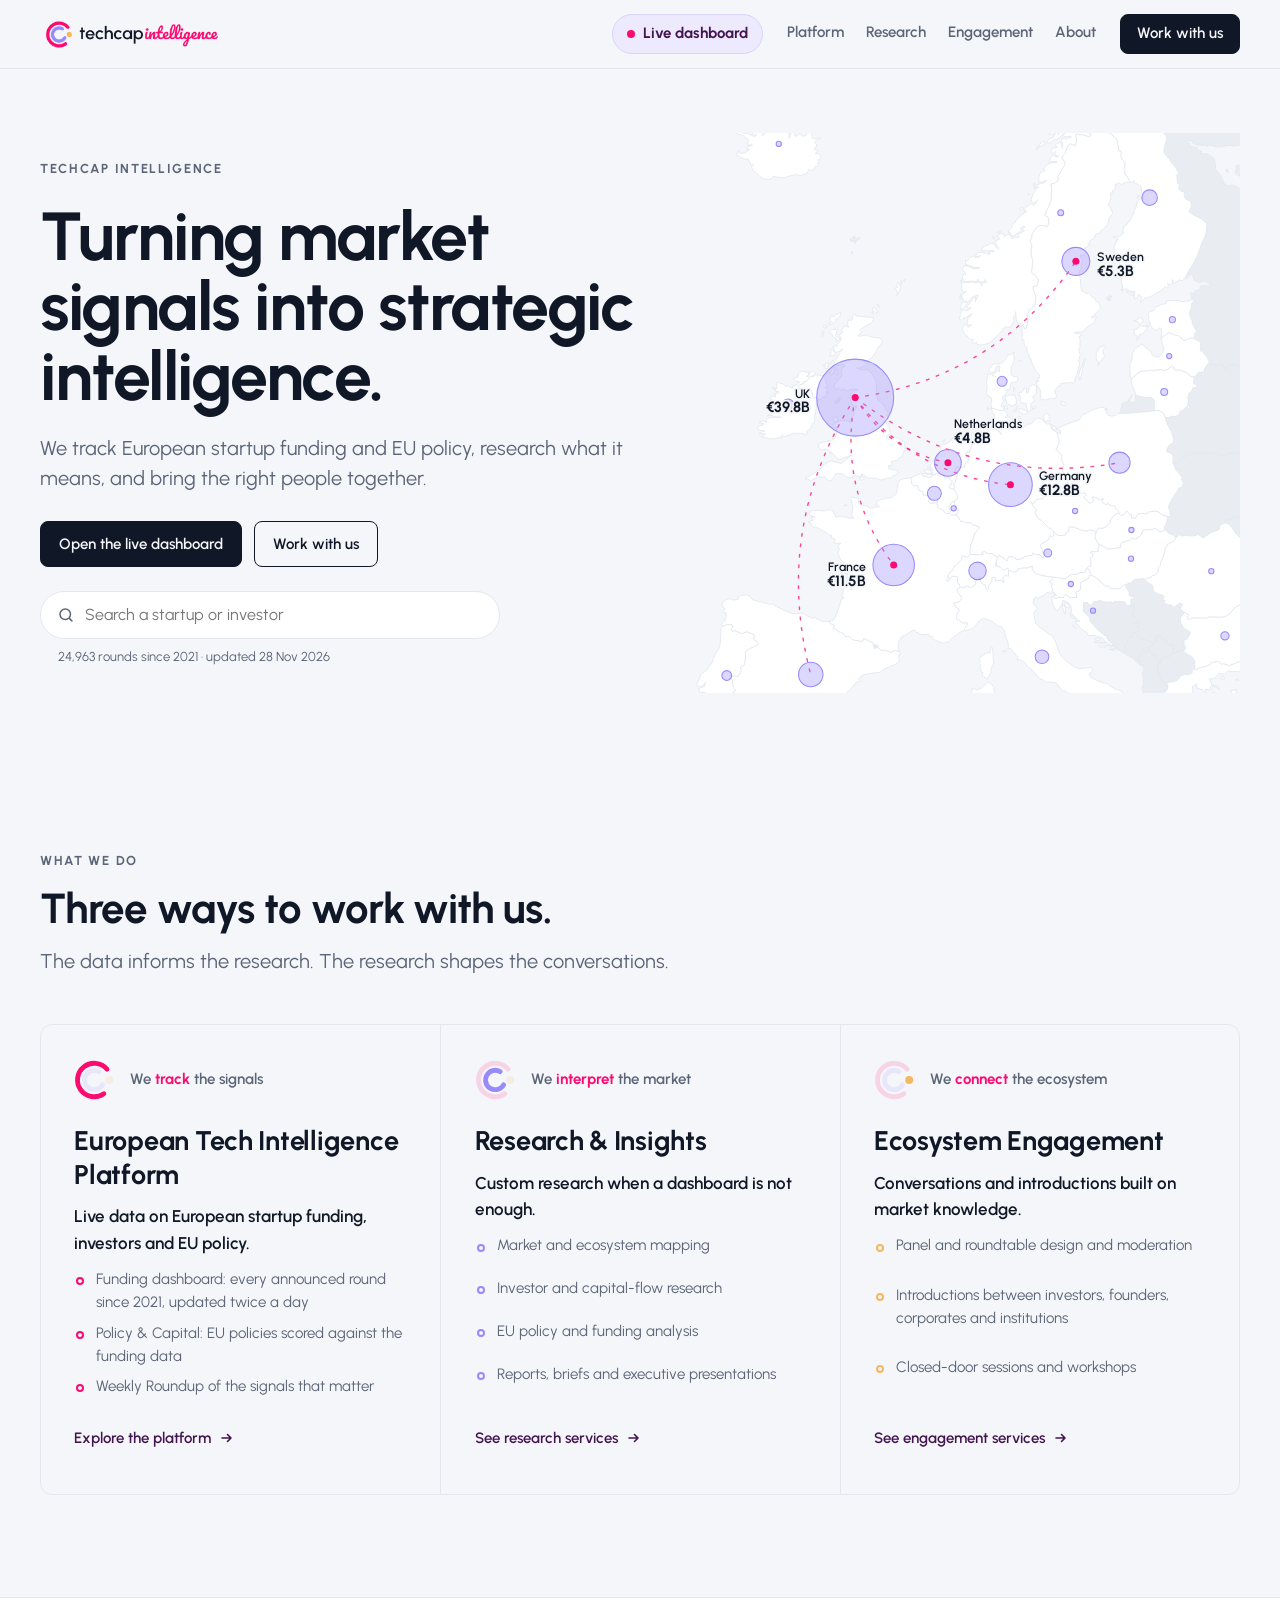
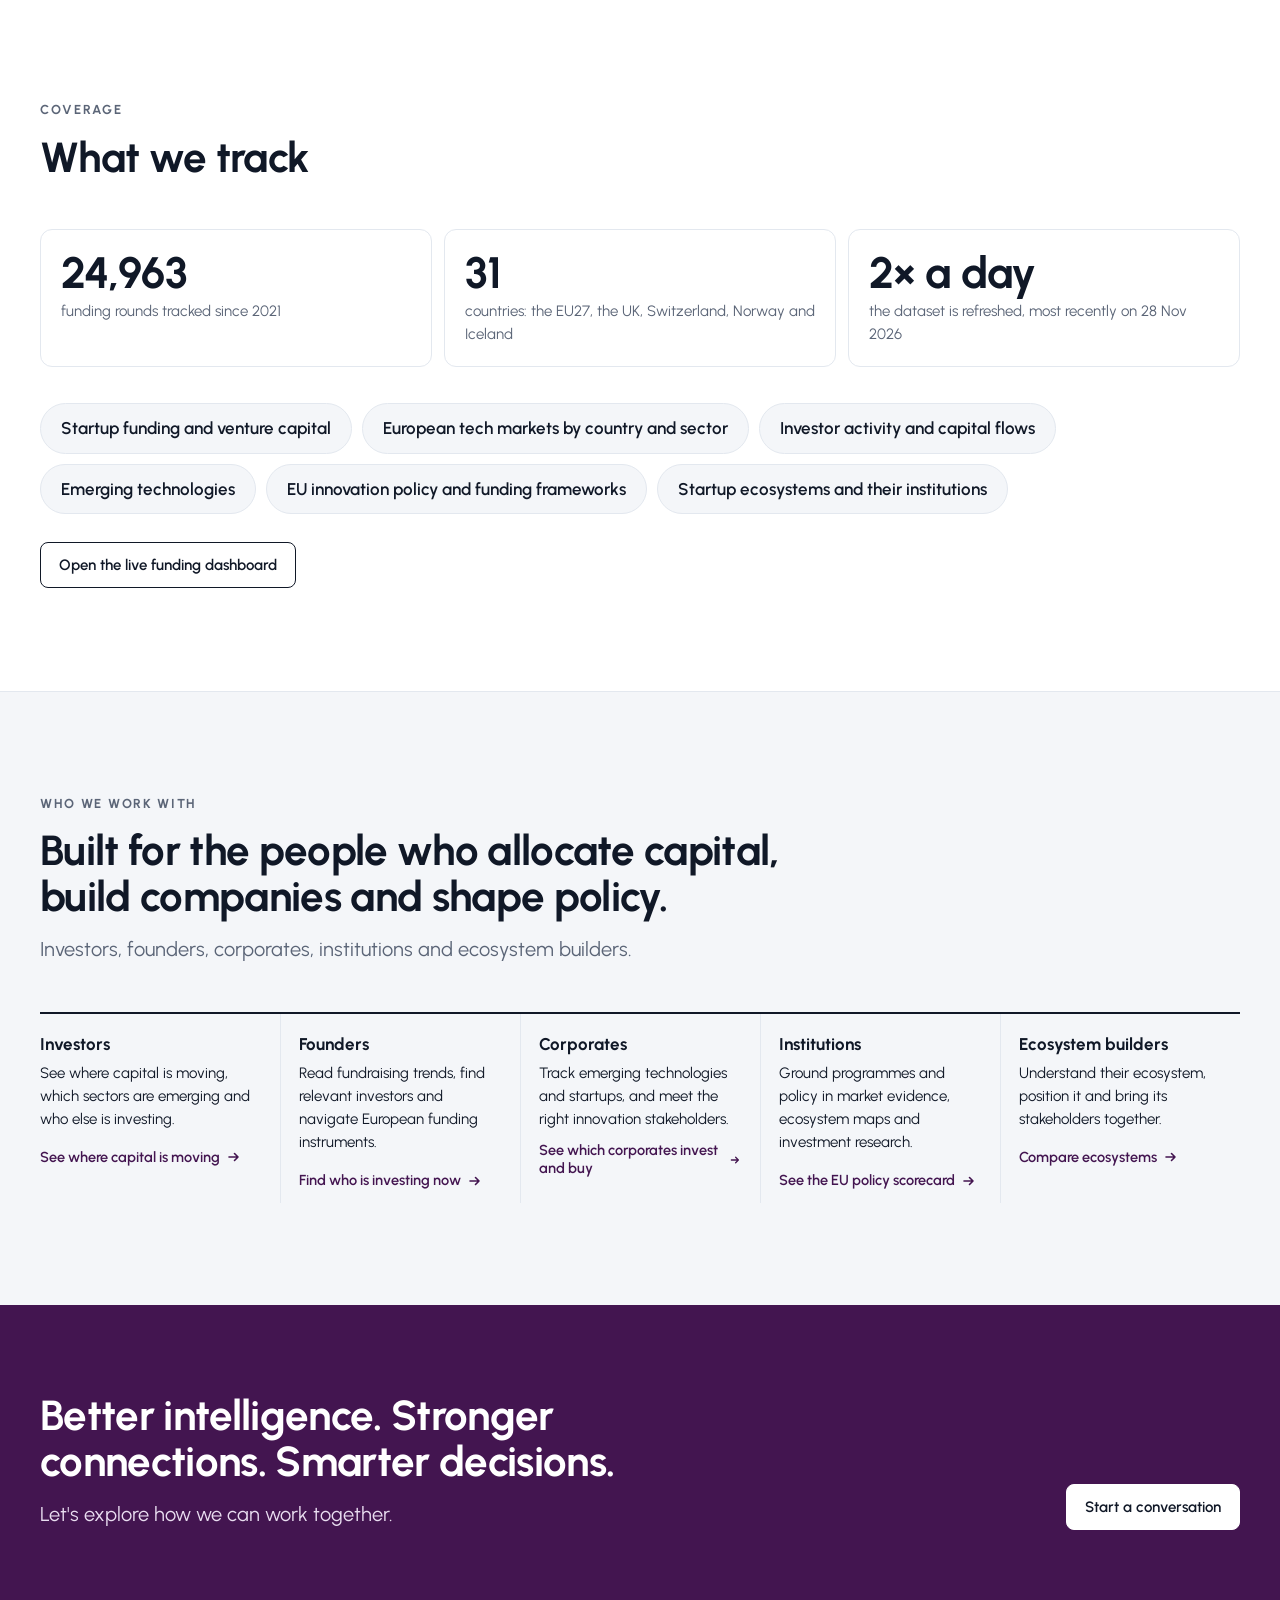
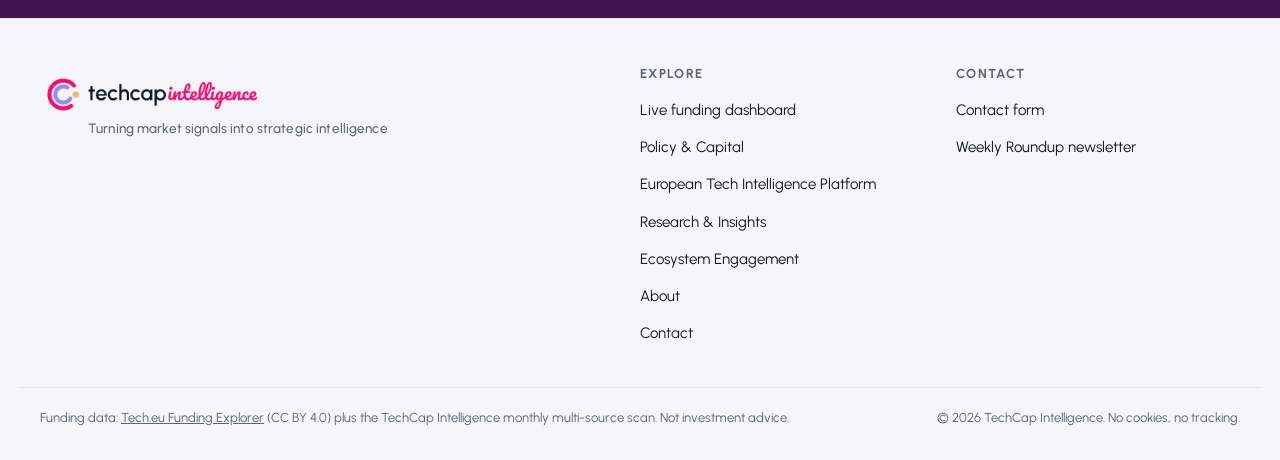
<file: site/index.html>
<!doctype html>
<html lang="en">
<head>
<meta charset="utf-8">
<meta name="viewport" content="width=device-width, initial-scale=1, viewport-fit=cover">
<title>TechCap Intelligence · Turning market signals into strategic intelligence</title>
<meta name="description" content="Market intelligence, data-driven research and ecosystem expertise to help organisations understand markets, identify opportunities and make informed decisions. Live startup funding data, research and ecosystem engagement.">
<link rel="canonical" href="https://www.techcapintelligence.com/">
<meta property="og:type" content="website">
<meta property="og:site_name" content="TechCap Intelligence">
<meta property="og:title" content="TechCap Intelligence">
<meta property="og:description" content="Market intelligence, data-driven research and ecosystem expertise to help organisations understand markets, identify opportunities and make informed decisions. Live startup funding data, research and ecosystem engagement.">
<meta property="og:url" content="https://www.techcapintelligence.com/">
<meta property="og:image" content="https://www.techcapintelligence.com/assets/apple-touch-icon.png">
<meta name="twitter:card" content="summary">
<link rel="icon" href="assets/favicon.svg" type="image/svg+xml">
<link rel="icon" href="assets/favicon-64.png" sizes="64x64" type="image/png">
<link rel="apple-touch-icon" href="assets/apple-touch-icon.png">
<link rel="preconnect" href="https://fonts.googleapis.com">
<link rel="preconnect" href="https://fonts.gstatic.com" crossorigin>
<link rel="stylesheet" href="https://fonts.googleapis.com/css2?family=Urbanist:wght@400;500;600;700&display=swap">
<link rel="stylesheet" href="assets/site.css?v=20261121">
<link rel="stylesheet" href="assets/shell.css">
</head>
<body>
<a class="sh-skip" href="#main">Skip to content</a>
<header class="sh-head">
  <div class="sh-in">
    <a class="sh-home" href="index.html" aria-label="TechCap Intelligence, home"><span class="sh-logo" role="img" aria-label="TechCap Intelligence logo"><span class="w"></span><span class="m"></span></span></a>
    <div class="sh-right"><a class="sh-dash" href="dashboard.html"><span class="sh-dot" aria-hidden="true"></span><span><span class="sh-long">Live </span>dashboard</span></a><button class="sh-toggle" type="button" aria-expanded="false" aria-controls="sh-nav"><span class="sh-bars" aria-hidden="true"></span><span class="sr-only">Menu</span></button></div>
    <nav class="sh-nav" id="sh-nav" aria-label="Main">
      <a class="sh-dash" href="dashboard.html"><span class="sh-dot" aria-hidden="true"></span><span><span class="sh-long">Live </span>dashboard</span></a>
      <ul><li><a href="platform.html">Platform</a></li><li><a href="research.html">Research</a></li><li><a href="engagement.html">Engagement</a></li><li><a href="about.html">About</a></li></ul>
      <a class="sh-cta" href="contact.html">Work with us</a>
    </nav>
  </div>
</header>
<main id="main">
<script>if(/(^|[#&])(year|country|sector|cmp)=/.test(location.hash))location.replace('dashboard.html'+location.hash)</script>
<script type="application/ld+json">{"@context":"https://schema.org","@type":"Organization","name":"TechCap Intelligence","url":"https://www.techcapintelligence.com/","slogan":"Turning market signals into strategic intelligence.","description":"Market intelligence, data-driven research and ecosystem expertise to help organisations understand markets, identify opportunities and make informed decisions.","logo":"https://www.techcapintelligence.com/assets/apple-touch-icon.png","areaServed":"Europe"}</script>
<section class="hero">
  <div class="wrap hero-in">
    <div class="hero-text">
      <p class="eyebrow">TechCap Intelligence</p>
      <h1>Turning market signals into strategic intelligence.</h1>
      <p class="lead">We track European startup funding and EU policy, research what it means, and bring the right people together.</p>
      <div class="cta-row"><a class="btn btn-solid" href="dashboard.html">Open the live dashboard</a><a class="btn btn-outline" href="contact.html">Work with us</a></div>
      <div class="hero-search" role="search">
        <label class="sr-only" for="heroSearch">Search a startup or investor</label>
        <input id="heroSearch" type="search" placeholder="Search a startup or investor" autocomplete="off" aria-controls="heroHits" aria-autocomplete="list">
        <ul id="heroHits" role="listbox" hidden></ul>
        <p class="hero-search-note">24,963 rounds since 2021 · updated 28 Nov 2026</p>
      </div>
    </div>
    <figure class="hero-map">
  <svg viewBox="130 60 560 640" role="img" aria-label="Map of Europe. Circles show disclosed startup funding by country in 2026 to date. Largest: UK €39.8B, Germany €12.8B, France €11.5B, Sweden €5.3B, Netherlands €4.8B.">
    <g class="land"><path class="out" d="M273.6,485.6L270.1,486.2L270.8,484.3Z"/><path class="out" d="M264,367L260.7,369.3L258.5,368.4L260.5,365.3L263.7,362.4L265.6,362.5Z"/><path class="in" d="M274.9,429.8L270.2,430.8L265.1,433.2L261.4,431.9L257,426.5L252.8,426.3L255.3,424.7L251.6,422L248.7,421.4L243.9,422.9L241.3,420.3L240.3,416L243.3,414L254,411.7L257.9,409.6L261.3,405.2L261.5,396.4L258,396.1L253.2,397.1L254.2,395.3L263,389.6L267.4,388.6L274.1,389L276.7,391.7L276.4,388.4L279.6,390.2L278.3,386.1L281.3,381.5L280,380.3L280.7,377.3L282.7,376.4L284.1,371.7L280,372L276.4,363.2L276.6,360.9L279.3,356.6L282.5,354.1L285.7,353.7L280.6,352.4L275.7,353.5L273,355L268.8,352.8L265.7,353.9L262.3,351L260.2,354.2L258.3,349.7L258.5,346.8L260,347L262,343.7L267.6,336.7L266,331.7L268.4,326.5L271.1,327.2L268.5,323.9L265.1,324.6L262.8,326.4L264.8,321.5L261.2,323.5L260.7,327.3L255.9,336.5L253.3,335.7L256.4,329.9L258.9,327.5L257.5,326.9L259,321.5L264.4,311.9L268.2,307.1L261.3,310.7L258.8,309.4L258.3,306.2L256.5,305.1L262.2,303.3L260.9,301.8L265.3,298.2L266.5,295.4L264.5,291.4L265.6,288.9L268,288.3L266.8,285.1L269.7,280.8L275,282.1L273.1,277.8L274.9,273.6L278.9,274L279.7,268.1L281.7,267L283.7,269.4L286.6,268.7L287,270.1L290.1,269.7L303.7,271L302.1,275.3L300.2,277.6L289.2,283.7L288.1,286L290,287.2L285.4,291.8L288.7,292.1L294.9,290.8L298.5,292.5L308.6,294.4L310.7,294.4L312.8,296.9L313.4,299.8L309.3,304.4L304.6,312.8L299,318.7L296.4,320L290.5,321.1L294.6,321.6L297.1,324L295.1,326.4L292.5,326L286.9,328.7L283.7,328.3L290.4,331.2L293.4,330.1L296.4,330.7L301.5,334.7L306.2,343.4L307.4,362.3L308.7,365.3L314.3,369.9L317.4,375.7L320.5,379.9L318.5,381.9L321.3,392L316.1,389.1L320.9,395.2L322.8,402.6L317.6,407.7L320.4,410.5L324.8,407.5L331.6,408.7L335.8,410.9L339.1,414.6L339.4,421.3L335.6,429.6L331.7,432L330.8,434.5L326.2,434.7L323.1,436L325,437.2L324.5,439.9L320.1,440.4L320.9,443.7L331.2,445.7L330.3,449.8L324.9,452.1L323.2,454.7L320.6,454.1L311.8,456.7L306.2,454.6L297.7,454.3L289.3,449.6L290.1,451.6L287.2,452.7L279.8,451.8L279.2,454.6L272,452.9L269.1,450.2L266,449.3L259.9,449.9L255.9,456.4L252.4,457.8L247.8,452.9L239.4,453.4L230.9,457.7L228.4,455.1L225.4,455.7L226.9,452.6L230.5,452.3L243.9,442.9L245.8,438.7L249.3,438.3L251.6,435L256.6,435.1L266.4,437.8L278.7,427.8ZM262.3,387L263.5,388.7L259,390.7L257.3,387.3L257.8,384.5L261.3,384.5ZM335.5,233.4L334.5,231.1L335.8,228.6ZM332.6,232.3L333.8,235.3L335,234.9L331.4,244.4L329.3,246.2L331.1,241.8L327.5,237.2L331,236.7L329.7,233L331.7,230.7ZM339.7,227.2L338.6,230L338,227.2ZM303.2,267.1L300.9,264.5L302.5,264.4ZM305.6,262.1L308.7,264.5L307.2,265.7L302.2,262.7L303.2,259.2L306.1,260.6ZM310.2,259.4L307.4,256.3L308.2,255.2ZM261.9,336.6L259.3,335.2L259.3,331.9L260.7,330.1L262.5,331.5ZM258.7,314.5L253.5,314.5L255.1,310.1L253.4,308.2L256.5,306.8L259.7,311.3ZM251.9,322.6L250.8,328.9L247.8,329.3L248.4,325.4L246,326.3L247.4,323.8ZM253.2,325.7L252.1,324.7L254.8,322.3L254.9,320.7L258,319.7ZM265.6,268.3L263.1,271.7L259.8,273.2L260.9,275.2L253,279.5L251.9,277.7L255.3,276L253.4,273.5L255.4,268.7L258.5,270.3L258.3,268.2L266,265.1ZM261.1,287.5L260,291.8L265.1,295.2L260.7,298.4L260.6,294.6L257.1,293.7L256.5,290.5L253.9,289L253.4,286.9L255.9,284.8L260.7,283.9ZM249.6,280.2L250.6,281.8L247.3,283.1L245.9,280.3ZM245.5,292.6L244,291.8L245.3,286.2L246.9,286.9ZM240,363.4L234.2,362.6L232.4,354.6L231.2,353.4L228.8,356.8L225.5,358.7L219.7,354.8L217.5,349.4L219.1,347.5L223.6,346.3L222.1,344.7L227,343.7L230.8,338.5L233.2,337.6L234.4,339L237.2,336.5L243.5,336.9L247.7,338.5L248.4,343.2L250.7,348.8L247.8,351.2L251.5,352.6L251.5,357.9L249.7,354.9L249,361.3L245.9,361.4L242.4,364.9ZM293.4,455.2L289.6,456.9L287,453.7L290.2,452.7Z"/><path class="out" d="M882.3,482.6L872.6,486.6L870.9,491.1L865.5,495.2L864.3,498.4L862.4,497.8L857.1,502.2L850.7,505.3L846,512.8L845.1,517.4L842.1,520.7L844.9,515.6L843.1,512.3L841.7,517L839.1,519.7L840.5,524.1L844.4,529L841,528.7L838,525.2L834.5,526.5L832.4,524.9L827.2,525.5L820.9,524.7L820.7,527.7L818.4,529.3L814.2,527.7L803.8,533L796,530.9L791.7,530.6L794.6,527.3L789.9,527.6L787,526.4L799.7,524.8L802.1,520.7L799.1,522.8L795.4,523.1L792.4,521.2L790.3,515.3L786.2,510.9L790.2,516.6L791.3,523L786,524.1L780.3,526.6L775.5,529.6L775.4,534L773.6,540.7L770.4,547.1L761.8,553.7L765.5,560.8L765.6,562.7L762.9,560.7L757.3,561.3L750.9,566.8L743.4,565.9L741.2,563.9L745.4,561.4L744.6,558.1L747.4,553.1L747.1,551.1L749.7,547.8L750.1,544.8L747.6,539.5L750.4,536.4L752.1,539.5L753.2,537.2L758.3,537.5L759.4,536.1L762,537.8L766,535L762.3,533.2L760,526.9L754.7,525L752.9,518.8L745.9,515.5L745.3,509.1L742.2,504.1L740.7,505.5L736.7,502L733,502.1L732.3,503.7L729,500.9L725.9,501.2L721.1,498.5L716.8,498L712.5,501.4L706.8,502.3L704,505.8L699.5,508L698.3,513.2L688.1,517.1L680.2,523L674.6,519L668.6,520.6L660,519.9L656.7,520.6L652.3,519L648.8,522.8L646.6,519.4L643.7,519.2L639.8,516.9L637.9,513.7L636,514L635.7,510.2L637.7,507.3L640,498L644.2,498.5L642.2,495.3L642.2,492.5L640.2,487.1L644.6,478.1L652.7,465.6L656.4,464.3L657.3,459.3L655.1,455.8L656.6,454.1L648.7,444.6L647.1,440L648.1,437L651.7,437.7L653.9,435.5L656.4,430.3L668.7,426.5L677.9,425.3L690.3,426.2L695.5,425.5L697.9,428.2L702.6,427.5L705.1,429.8L706.2,426.9L710.6,425.6L716.7,425.7L719.1,427.7L720.2,424.9L723.7,422.3L727.9,426.8L730.5,424.9L738.6,421.9L741.9,424.7L745.1,425.3L745.8,422.9L743.1,417.9L743.6,412.6L746.5,406.3L751.1,403.6L756.8,402.1L760,402.5L763.7,399.8L763.8,396L765.5,394.6L771.1,394.2L773.8,391.4L781.6,388.9L784.7,390.2L789.1,395.3L794.3,398.5L794.5,400L791.3,401.9L796,409.3L795.9,411L799.4,410.1L802.9,410.5L807.4,408.3L809.7,410.9L811.9,410.6L815.9,417L816.9,421.3L821.9,424.3L824.2,421.3L827.5,420.8L831.1,422.7L835.9,422.8L837.2,420.3L845.4,414.4L848.5,416.2L851.6,419.6L857.7,421.9L859.6,417.9L862.9,418.8L865.7,418L870.4,419.4L873.7,417.3L876.4,419.1L878.6,418.5L884.3,420.1L887.5,418.2L891.5,425.2L890.1,430.5L887.7,432.8L889.4,434.5L893.2,434.5L890.9,436.6L890.6,442.1L893.7,442L897.7,447.3L898.1,457.7L886.1,462.2L884.7,466.2L879.7,472L880.6,478.1L881.8,478.1ZM796,532.3L791.2,533.4L789.9,532.4Z"/><path class="out" d="M727,691.2L723.1,692.6L722.8,690.6L725.7,689.1ZM1000,683.8L998.1,684.4L988.4,695L978.1,702.5L967.8,706.1L961,704.4L956.4,705.2L945,715.5L938.5,717.5L935.6,715.9L930.4,716.7L930.5,725L933.7,729.3L929.5,732.2L930.1,736.1L927.7,740.9L922.6,740.6L923.1,738.5L918.7,732.4L923.1,722.6L922,719.4L919.1,717.9L913.4,724.2L912.1,727.7L909.7,729L898,727.3L894.4,728.7L890.2,734.3L886.8,741.6L881.8,746.9L871.6,751.7L866.5,754.7L858.2,753.5L850,747.5L836.6,744.7L823.7,746.5L822.8,748.3L823.8,754.5L823.5,759.6L822,761.6L818.9,760.8L809.8,766.5L803.2,765.7L798.8,763.4L795.6,757.3L789.8,758.4L785.1,757L781.8,757.5L780.4,760.8L777.4,762.6L778.1,759.8L773.1,761.2L770.7,763.1L766.9,763L769.8,760.7L775.1,759.1L779.8,752.9L763.7,756.5L761.7,755.5L766.5,752.6L765.8,750.8L759.8,748.7L756.1,742.5L758.6,741.1L757.7,735.4L752.2,734.6L747,732.5L745.4,733.9L739.7,732L741.6,727.9L740,723.9L742.3,723.3L744.6,727.8L749.5,727.9L753.6,726.1L748.3,723.8L746.5,720.6L750.1,715.8L747.4,715.5L746.4,711.2L742.7,707.8L745.8,702L744.1,701.3L732.1,705.8L731.2,693.8L733.4,692.6L739.2,682.7L743.9,681.8L748.3,679.5L752.2,681.9L758.3,679.2L756.4,676.6L760.3,676.2L759.7,678.9L765.8,677.1L771.7,676.4L778.8,673.7L773.7,672.2L776.1,669.4L790.7,663.4L782.2,663.8L775.9,660.6L775.9,656.6L779.4,654.6L789.9,653.9L796.8,651.1L805.2,651.6L812.5,649.2L814.8,643.6L823.7,634.7L826.5,630.6L842.5,619.1L856,616.4L865.2,613.7L868.6,610L871.3,610L871.7,613.2L875.5,615.9L880.4,616.6L885.7,612.9L888.1,612.8L891.9,617.8L898.4,619.6L902,615.9L908,618.1L920.1,616.4L923,617.2L931.2,616.1L946.7,605.8L953.8,606L961.3,603.6L970.4,593.7L975.8,586.1L976.6,583.4L976.6,583.4L982.2,583.2L983.3,581.1L992.3,578.6L992.9,575.4L996.3,573.7L1000,575.2L1000,683.8ZM754.1,642.9L754.2,645.5L759,651.5L761.9,653L775,655.6L774.4,660.9L771.5,662.4L760.8,662.3L756.9,665.2L749.8,667.1L746.9,674.4L739.4,680.4L733.3,690.3L731.3,691.8L731.2,686.3L734,682.7L738.3,679.5L739.2,677.4L727.5,680L725.9,677.6L730,671.6L728.9,665.1L733.2,660.5L731.6,656.2L726.8,654.4L729.6,651.3L730.2,648.3L735.1,646.4L737,644.4L741.6,643L746.3,645.7L751.8,643Z"/><path class="out" d="M412.6,820L412.6,820L412.9,814.3L411.7,809.3L414.2,798.1L411.7,795.1L416.3,789.3L419.3,787.7L418.9,785.3L423.5,784.2L429.5,779.9L439.7,776.9L443.1,779L449,780.2L448.8,784.2L452.8,791.1L455.7,787.8L464.7,783.6L466,788.1L463,791L459.8,796.7L454.7,800.5L453.7,803.8L455.7,810.4L463.4,816.3L463.8,820L412.6,820Z"/><path class="out" d="M1000,767L990.6,778.5L980,791.4L961.5,814.1L952.8,815.3L946.1,814L941.9,811L939.8,811.2L940.9,805.7L937.5,799L937.2,795.4L939.3,791.6L937.1,789.8L938.9,785.3L943.6,783.9L941.9,781.3L945.5,773.8L942.7,769.6L939,768.9L940.3,766.1L932,768.5L929.2,764L927.7,755.6L925.7,751.5L922.4,749L922.6,740.6L922.6,740.6L927.7,740.9L930.1,736.1L929.5,732.2L933.7,729.3L930.5,725L930.4,716.7L935.6,715.9L938.5,717.5L945,715.5L956.4,705.2L961,704.4L967.8,706.1L978.1,702.5L988.4,695L998.1,684.4L1000,683.8L1000,767Z"/><path class="in" d="M443.8,544.2L445.3,545.5L443.7,550L442.9,554.7L444.4,554.9L448.4,556.1L450.7,559L453.6,559.6L456.3,556.9L457.9,559.6L457.4,566.9L453.8,565.2L451.2,568.2L452.8,573.6L451.1,573.9L449.5,571L443,572.1L441.5,568L438.9,568.1L438.6,572.4L434.7,577.6L434.9,581.6L433.5,582.7L430.8,578.7L431.5,576.9L428.7,576L425.9,572.8L424.8,568.1L420,572.2L420.5,574.4L418.3,577.7L414.9,579.6L411,578.1L404.4,579.9L402.7,578.8L399.1,573L399.3,567.3L394.1,566.6L390.6,568.9L391.3,570.4L388.2,572.6L386.5,570.9L388.6,569.6L388.3,566.2L390.2,562.1L394.3,559.1L395.4,554.7L398.1,553.7L404.4,546.8L403,545.1L405.5,543L407.7,544.5L411.2,544.2L414.3,541.2L415.6,541.8L426.7,542L429,541.3L426.6,539.7L430,538L433.9,540.8L438.6,540.6Z"/><path class="in" d="M568.6,304L565.7,307.3L565.9,312.4L567.6,314.2L565.3,318L561.8,321.9L561.4,324.4L559.1,326L560.5,322.1L557.9,318L557.7,311.5L562,304.7L565.3,304.4L566.3,302.4ZM539.9,341.9L538.2,341.5L538,335.6L540.3,328.4L541.4,327.7L544.4,317.4L545.6,317.8L542.2,329.9ZM475,280.7L475.9,283.7L478,283.3L479.8,275L478.5,268L480.3,265.7L481.4,261.9L484.2,260.7L487.8,256.3L488.9,248.4L485.7,238.3L485.5,235.8L489.8,234.7L491.9,227.7L488.7,223.4L483.9,219.4L485.4,206.5L483.4,199.4L483.3,191.9L484.5,190.1L482.2,183.5L484.4,178.9L484,176.5L488.9,168.6L492.2,166.1L495.3,165.5L502,166.7L503.7,163L502.9,156.4L498.5,153.8L502.9,145.4L506.1,137.2L506.5,129.3L507.1,124.7L506,118.3L510.6,117.3L514.6,113.9L513.8,109.8L521.9,96.4L522,94.1L518.8,88.2L519.3,86.3L522.6,83.3L523.9,77.1L528.2,72.1L533.5,74.8L535.3,69.2L534.4,61.9L536.2,60.9L539.6,62L542,61.9L550.2,64.2L552.1,61.2L549.6,60L550.9,58.3L551.9,54.9L551.6,51.6L549.4,49L553.5,48.2L556,49.2L556.4,50.8L566.7,58.2L573.8,60.1L577,62.7L578.2,65.3L579.4,65.2L582.8,68.7L582,70.7L583.4,76.5L583.5,80.3L585.9,80.5L586.7,82.5L585.9,86L586.9,88.5L590.8,93.8L590.7,99.2L589.6,101.6L591.3,108.1L592.9,108.8L596.6,116.1L594.3,117L592.2,116.3L588,118L587.1,119.3L583.3,116.8L581.6,118.8L579.8,118L579.7,123.7L576.7,125.6L576.7,128.1L573.8,128.9L574.8,134.4L571.7,143L573.3,144.7L576.6,150.3L576.3,152.2L572.5,157.4L571,164.7L565.9,170.1L563.1,171.6L561.6,175.1L557.8,175.2L555.1,181L550.8,182.8L550.3,185.5L548.1,187.2L550.2,187.2L549.9,189.4L544.1,191.4L546.1,196.5L544.2,198.9L541.5,200.3L539.7,199.1L540.2,203.1L542.6,205.2L541.4,206.8L540.5,213.8L541.8,217.9L538.8,217.2L538.4,220.6L539.6,226.6L540.3,234.8L541.2,240.5L544.8,241.5L546.2,243.9L549.4,242.4L553.2,247.3L556.9,249.4L556.9,251.8L559.9,253.2L561.9,256.1L562.8,260.3L554.8,268.8L552,270.4L554,271.3L558.2,268.8L559.7,270.5L557.4,271.6L556.3,275.8L547,282.4L545.8,284.3L541.7,287.4L533.8,287.8L532.6,288.5L539.5,289.2L541.3,291.2L538.1,292.7L539.9,297.7L539.1,299L539.4,304.5L537.9,307L539.6,314.1L537.7,319.6L538.7,324.1L537,332.5L534.8,337.4L533.2,343.8L531.1,346.2L528.5,344.9L524.7,345.9L521.2,345.6L516.9,346.6L517.5,348.9L515,348.7L510.7,353.8L510.7,356.1L512.6,360.7L510.5,363.8L505.7,363.2L499.4,365.2L493.7,363.8L494.8,357.3L494.3,354.7L489.8,347.2L488.7,343.6L492.4,344.3L490.5,340.2L493.1,339.9L493.3,336.2L491.2,335.1L487.5,329.6L484.1,322.3L482.9,317.2L481.7,317.7L480.7,311.9L478.9,311L478.6,305.1L476.7,304.5L475.5,301.8L475.3,296.7L473.1,296L473.4,293.6L472.7,279.8Z"/><path class="in" d="M295.1,734.5L291.8,734L292.6,731.9ZM325.6,712.6L330.9,713.9L330.9,715.3L326.4,722L323.1,723.5L318,720.5L316,716.8L313.4,718.3L311.5,715L319.4,710.4L326.3,708.5ZM345.9,713.6L338.3,709.8L338.7,707.8L345.1,709.2ZM293.2,728.5L289.2,728.3L292,724.6L295.9,724.2L296.8,726.2ZM253.1,617.9L253.4,619.9L258.7,622.9L256.9,626.5L260.1,627.3L265.5,630.8L268.3,631.6L270.8,635.2L275.6,635.4L279.4,639.2L290.7,641L292.2,637.6L302.6,642.7L303.7,645.1L304.2,648.9L308.1,647.8L313.1,652L316.2,650.8L323.5,653.6L324,652.5L329.2,651.4L333.2,652.7L334.5,656.1L332,656.6L332.6,663.9L328,667.4L315.4,672.7L311,676.3L301.9,677.2L292.3,678.9L286.1,683.5L288.9,686.2L283.4,687.9L278.5,694L269.4,702.8L263.8,710.2L264.4,720.8L266.9,725.2L270.6,728.8L265.6,732L259.2,734.5L253.5,740.1L248.9,749.5L248.4,752.5L239.2,751.3L233,754.2L229.6,757.2L226,763.1L220.7,766.8L218.8,764.7L213.5,764L209.7,765.4L201.2,762.8L197.9,763.2L190.9,760.7L181,759.4L174.6,762.9L169.8,762L165.2,762.7L160.4,768.4L155.2,769.7L148.4,764.3L146.7,760.5L146.2,754.2L144.2,750.6L143.9,745.2L138.1,738.1L128.7,736.1L129.1,726.6L130.9,723.7L136.9,718.6L139.9,718.5L141.8,715.6L139.2,715.1L136.4,707.9L138.8,702.4L143.9,699.2L145.5,696.1L142.9,693.5L141.8,685.5L139.4,680.2L148.2,681.3L152.2,675L151.2,670.3L155.4,668.2L156.9,661.2L156.8,652.8L161.9,649.2L167.5,646.9L171.5,644.1L169.2,640.4L166.7,639.7L166.9,633.3L158.3,630.2L153.3,632.3L145,628.9L141.8,629.7L140.1,627.3L142.4,625L141.7,622L136,622L131.3,623.7L129.7,623.1L130.5,619.5L134.6,616.7L132.7,615.9L134.9,613.5L134.9,608L131.7,608.4L131.4,606.5L133.9,604L132.2,603.1L130,598.5L132.1,594.5L138,592.3L143.3,593.8L148.6,592.8L149.3,589.7L153.9,588.2L159.2,588L162.2,589.4L165.2,593.6L184.3,598.5L188.3,598.3L190.9,600.5L208.6,608.5L212,609.3L219.3,608.9L224,609.5L232.5,614.7L235.6,613.4L243.8,618L249.6,618.7Z"/><path class="in" d="M640,498L637.7,507.3L635.7,510.2L636,514L630.8,516.3L625.4,512L619.7,513.8L616.6,513.3L610.9,514.4L609.2,519.9L603,524.4L598.6,522.7L596.4,525.6L588.1,527.7L586.3,529.1L585.8,534L571,535.7L563.8,531.2L561.2,531L556.3,522.6L557.3,517.6L560.5,511.4L565,511.8L569,510.1L573.6,505.7L574.3,501.2L580.4,495.3L583.9,494.5L586.1,496.9L588.8,496.6L592.7,491.6L595.9,495.7L598.1,496.3L598.2,500.1L602.8,500.2L604,496.9L606.8,495L610.6,494.4L615.7,495.5L617.4,493L625.6,492.1L629.6,493.1L631.9,495.9Z"/><path class="in" d="M553.5,566.1L550.4,565.5L549.5,568.9L540,573.7L540.2,582.1L534.7,584.7L536,590.8L528.1,591.1L522.9,587.2L520.4,591L514.3,590.5L512.5,592.5L507.6,590.5L509.9,588.9L512.4,588.2L507.3,583.3L508,580.3L505.9,578.6L508.1,575.4L504.1,573.5L509.1,567.5L521.8,569.5L529.5,564.4L536.4,564.1L539.4,562.3L544.5,562.5L546.4,558.2L549.4,558.2L551.3,563.1Z"/><path class="out" d="M657.9,607.5L656.7,611.4L653.9,613.4L654.4,620.3L657.8,625.6L665.6,630.7L662.1,638.2L658.2,639.7L658.3,644.6L660.4,648.7L657.7,652L655.8,651.3L644.7,655.3L646.8,645.3L640.4,644.2L634,637.1L628.7,633.9L626.3,636.1L626.9,639.3L622.8,644.5L622.5,643.1L615.4,639.5L608.6,637.2L602.6,632.3L602,630.5L606.2,629.4L606.5,626.1L601.9,620.5L606.9,619.5L607.3,618.2L602.9,614.5L599.7,613L599.2,607.9L601.1,603.8L601.7,599.5L596.2,600.3L597.5,597.8L597.6,592.6L601.7,592.7L600.6,590.7L595.1,588.2L595.6,585.2L591.5,578.5L592.4,576.2L595.1,574L597.1,574.5L601.8,570.1L611.8,569.3L613.2,570L615.4,572.8L622.5,577.2L623.2,583.2L627.6,586.5L634.5,588.6L635.6,590L633.9,593.3L636.9,594.6L634.2,596.2L639.1,599.1L643.7,599.5L647,602L653.1,597.3L657,599.1L653.9,603.5Z"/><path class="out" d="M985.1,820L1000,809.4L1000,820Z"/><path class="out" d="M1000,320.6L998.7,323L995.3,326.3L995.8,332.3L992.2,341.1L989.8,342.2L999.2,353L999.1,355.3L996,359.7L992.2,359.1L983.7,354.5L980.8,353.5L978,354.4L977.2,358.3L979,363L977.3,369.3L977.6,373.3L980,380.7L984.5,382.7L985.5,384.8L984.5,393.1L985.6,398.6L988,401.6L993.9,401.9L997,404.3L998.6,408.2L1000,409.1L1000,541.5L1000,541.5L988.6,541.1L986.2,539.6L982,539.5L979.2,541.1L976.4,540.6L971.1,543.8L963.7,546.3L959.3,545.3L954.7,546.1L946.8,545.4L945,546.7L938.9,547.8L937.4,552.1L927.9,548.2L923.7,545.7L911.3,540.8L902.2,541L895.1,536.7L891,538.9L888.1,538.4L883.2,534.4L873.7,533.9L872.7,532.8L876.9,528.8L873,528.2L874.8,526.2L879.3,527.6L886.9,523L885.2,516.9L886.7,512.8L886.5,507.9L889.2,508.5L889.5,504.4L894.1,502.8L885.7,498.5L883.1,499.1L879.2,494.9L882.3,494.2L885.5,491L889.8,490.3L887.7,487.4L892.2,483.4L897.8,476.2L895,473.3L892.5,474.2L891.9,476.7L886.7,479.4L888.9,475.8L882.3,482.6L881.8,478.1L880.6,478.1L879.7,472L884.7,466.2L886.1,462.2L898.1,457.7L897.7,447.3L893.7,442L890.6,442.1L890.9,436.6L893.2,434.5L889.4,434.5L887.7,432.8L890.1,430.5L891.5,425.2L887.5,418.2L884.3,420.1L878.6,418.5L876.4,419.1L873.7,417.3L870.4,419.4L865.7,418L862.9,418.8L859.6,417.9L857.7,421.9L851.6,419.6L848.5,416.2L845.4,414.4L837.2,420.3L835.9,422.8L831.1,422.7L827.5,420.8L824.2,421.3L821.9,424.3L816.9,421.3L815.9,417L811.9,410.6L809.7,410.9L807.4,408.3L802.9,410.5L799.4,410.1L795.9,411L796,409.3L791.3,401.9L794.5,400L794.3,398.5L789.1,395.3L784.7,390.2L781.6,388.9L773.8,391.4L771.1,394.2L765.5,394.6L763.8,396L763.7,399.8L760,402.5L756.8,402.1L753,398.1L749.4,387.5L744.4,383.6L745.5,379.1L749.8,378.1L751.7,379.4L755.6,378.7L761.4,371.1L760.4,368.7L757,367.3L755.8,364.2L752,363.1L746,364.2L745,358.6L739.1,356.9L734.7,352L733,351.5L733.3,348.6L727.7,345.9L727.3,342.9L728.4,339.4L724.9,334.9L724.3,328.1L720.2,326.9L717.4,324.8L714.3,324.2L710.6,325.1L705.9,330.2L703.7,328.4L703.1,324.8L699,323.9L695.1,326.4L692.2,323.8L688.9,325.5L686.7,323.9L686.8,321.1L684.1,315L682.6,314.1L678.7,308.6L676.8,309.6L677.1,300L676.3,298.6L669.8,295L670.7,288.5L673,287L667.7,278L667.3,274.2L664.5,267.8L664.4,265.3L666.7,259.8L667.1,254.4L669.5,251.6L667.3,249.5L666,244.1L667,242.4L669.8,244L671,240L675.9,239.3L677.1,234.9L683.2,234.5L688.7,235L688.8,233L686.2,232L682.3,229L675.2,230.9L669.4,227.9L668.2,222.7L666.3,221.5L663.2,224.8L659.2,226.5L663.9,216.9L670.8,206L673.9,199.1L677.7,188.1L682,178.4L683.9,172L684.3,164.3L683.6,162.8L678.6,158.2L669.1,153.8L663.5,149.5L665.1,147.7L666.6,142.2L665.5,138.2L660.6,135.6L658.2,131.7L658.9,129.4L657.7,126.9L654.8,126.7L652,123.5L653.1,120L652.5,117.8L650.7,117.9L650.3,109.8L649,108.8L652.1,106.6L651.4,104.3L647.7,98.1L644.5,94.6L641,89.4L635.8,83.3L635,80.6L637,71.7L638.7,66L638.2,62.8L636.4,61.7L630.4,56L624.2,54.6L620.6,48.4L621.2,41.6L620.3,39.6L617.7,39.4L621.4,35.7L622.9,33.5L623,28.7L627.2,25.4L627.8,23.5L627.4,19.7L631.1,21L633,20.4L633,18.8L631.3,15L636.5,15.8L637.9,14.6L638.2,12.2L639.8,11.3L638.6,8.8L644.1,10.6L647.4,10.9L648.8,13.5L647.1,14.5L642.1,14.4L641.8,15.5L645.1,18.2L647,17.3L650.3,17.3L650.6,19.1L653.1,16.5L654.3,17.7L654.9,22.9L656,23.1L656.5,18.6L660.7,17.1L666.2,17.3L669.1,15.1L674.2,15.3L681.6,17.1L693,20.4L700.4,24.2L701.6,25.2L705,24.6L713.2,27.5L715.3,26.8L713.7,24.9L722,29.7L727.8,30L733.7,38.7L736.1,39L738.4,45.4L738.6,47.6L737,58L734.9,62.6L729.7,69.1L722.7,73.6L715.5,74.9L711.8,74L706.7,74.3L703.2,75.4L695,76.1L687.3,73.5L684.8,75.8L683.8,73.8L678.5,74.2L675.3,73.3L674.5,74.1L671.1,73.3L667.2,70.3L667.4,68.6L662.4,68.6L658,69.7L661,70L664.3,71.6L664.6,73.6L670.2,76.9L672.6,76.7L674,79.9L678.5,80.6L676.8,83.8L678.6,83.5L684.2,83.9L687.5,85.2L693,89.7L694.3,97.9L693.3,101L697.5,105.1L700.2,108.6L704.1,117.6L706.6,119.7L711.1,120.4L712.8,119L719.1,121.4L722.7,124.6L729.2,124.5L734.5,124.9L735.6,122.4L738.1,120L738.4,118L734.7,112.2L732,111.3L729.4,112.9L726.8,113.1L717,106L716.3,104L718.2,102.1L717.5,97.8L719.5,96.5L723.8,97L730.2,100.1L734,99.1L735.7,100L741.1,99.8L747,100.9L748.7,100L748.4,97.3L749.5,94.8L752.9,93.1L749.3,89.1L747.4,88.3L741.6,83.6L739.4,78.3L742.3,73.2L743.3,67.4L745.9,64.7L748.2,61.1L749.4,57.1L750.2,50L754.4,50.5L759.7,48.1L764.8,49.7L765.3,52.8L767.6,51.2L771.3,52.8L768.7,48.2L766.9,37.7L762.5,31.4L760.5,29.9L756.1,29.8L754.8,28.8L753.3,24.7L752.1,19.3L749.9,12L745.7,5.5L736.8,2.7L736.6,1L742.3,1.5L744.7,0L764.1,0L764.1,0L768.6,2.5L770.1,4.9L762.5,11.6L761.3,19.6L762.7,22.2L769.4,22.9L773.2,26L776.6,27.8L781.2,26.6L787.4,19.6L788,18L785.2,11.6L784,7.4L782.1,5L785.9,0L1000,0ZM707.7,101.2L709.1,105.7L705.4,102.7ZM752.3,44.3L750.1,44.6L750.8,43ZM599,359.6L595.1,367L599.1,368.2L603,367.1L602.6,359.5L614.1,362.6L620.5,361.8L624.7,366.2L623.9,374.4L625.5,377.3L617.6,378.4L591.5,380.4L583.4,380.4L585.3,378.2L587.2,373.2L587.1,369.3L594.1,366.8L598.2,359.5ZM820.7,527.7L820.9,524.7L827.2,525.5L832.4,524.9L834.5,526.5L838,525.2L841,528.7L844.4,529L852.6,535.5L855.8,535.6L859.3,532.1L862.2,531.9L865.9,528.6L870.6,528.5L870.2,536.6L862.6,540.7L857.2,539.7L852.4,546.7L852,549.1L846.2,550.9L842.9,554L841.2,558.9L836.4,564.1L832.1,564.3L828.2,562.6L828.5,554L826.4,550L823.3,548.8L820.1,549.6L815,547.4L810.4,549.2L808.3,548L816,537.4L818,536.5L822.7,530.7Z"/><path class="in" d="M741.2,563.9L743.4,565.9L750.9,566.8L757.3,561.3L762.9,560.7L765.6,562.7L765.4,572.6L757.7,576.5L755.6,571.4L754.9,581.7L755.9,582.8L753.6,588.3L755.3,595.3L755.3,601L751.9,601.7L746.3,601.1L742.8,598L735.3,598.8L729.2,596.6L719.9,600.4L715.8,603.1L710.3,609.7L705.4,612.8L699.8,613.5L687.5,613.1L684.3,614.4L667.5,614.5L662.7,616.1L661.5,613.7L663.7,611.1L657.9,607.5L653.9,603.5L657,599.1L653.1,597.3L647,602L643.7,599.5L639.1,599.1L634.2,596.2L636.9,594.6L633.9,593.3L635.6,590L634.5,588.6L627.6,586.5L623.2,583.2L622.5,577.2L615.4,572.8L613.2,570L617.2,568.2L619,568.7L622.2,565.4L625.4,565.4L628.5,561.1L628.8,556.6L631.3,554L631,552.1L634.6,543.5L636.7,534.8L640.5,529.1L646.2,526.6L648.8,522.8L652.3,519L656.7,520.6L660,519.9L668.6,520.6L674.6,519L680.2,523L688.1,517.1L698.3,513.2L699.5,508L704,505.8L706.5,505.4L709.8,507.1L713.3,510.9L717.5,517.6L727.8,527.7L731.8,530L736,537.1L736.9,541.3L736.5,548.8L737,552.5L739.5,559.7L738.4,561.1Z"/><path class="in" d="M131.3,623.7L136,622L141.7,622L142.4,625L140.1,627.3L141.8,629.7L145,628.9L153.3,632.3L158.3,630.2L166.9,633.3L166.7,639.7L169.2,640.4L171.5,644.1L167.5,646.9L161.9,649.2L156.8,652.8L156.9,661.2L155.4,668.2L151.2,670.3L152.2,675L148.2,681.3L139.4,680.2L141.8,685.5L142.9,693.5L145.5,696.1L143.9,699.2L138.8,702.4L136.4,707.9L139.2,715.1L141.8,715.6L139.9,718.5L136.9,718.6L130.9,723.7L129.1,726.6L128.7,736.1L120.2,737.9L115.2,734.9L107.3,731.6L99.7,731.6L105.1,723.7L107.2,717.1L106.9,711.7L109.5,707L109.6,700.8L113.2,702.4L111.4,699.6L103.9,699.1L104.4,694.3L110,692.4L111.5,687.8L106.9,693L101,691.6L106.2,678.6L111.2,675.2L119.8,664L119.3,662.3L123.7,653.4L126,650.5L128.1,644.5L129.1,630L129,625.7Z"/><path class="in" d="M647.1,440L648.7,444.6L656.6,454.1L655.1,455.8L657.3,459.3L656.4,464.3L652.7,465.6L644.6,478.1L640.2,487.1L642.2,492.5L642.2,495.3L644.2,498.5L640,498L631.9,495.9L629.6,493.1L625.6,492.1L617.4,493L615.7,495.5L610.6,494.4L606.8,495L604,496.9L602.8,500.2L598.2,500.1L598.1,496.3L595.9,495.7L592.7,491.6L588.8,496.6L586.1,496.9L583.9,494.5L583.3,492.2L579.8,489.2L579.1,486.4L575.2,486L570.9,483.5L568.8,485.2L564.3,481.3L566,477.9L561.6,479.2L557.5,476.7L553.5,475.9L555.4,480.1L551,483.6L543.7,476.5L546.5,472.9L544.4,471.2L540.5,472.4L536.3,469.6L530.8,468.3L529.3,465L525.4,463.9L525.3,466.8L522.9,467.5L525.5,458.4L523.7,453.6L521.1,452.3L521.2,449.9L519.1,445.3L521,439.5L518,433.2L518.7,429.3L517.2,426.7L511.7,421.6L514.8,416.2L515.3,412.1L512.8,402L517.3,403.9L516.8,399.7L512.2,398.8L512,396.9L514.4,397.5L518.8,395.1L534.4,389L538.3,388L542.8,381.6L547.1,380.4L551.8,377L559.4,374.4L565.6,373.4L571.7,376.3L567.3,375.3L571.1,382.2L575.4,383.7L581,382.3L583.4,380.4L591.5,380.4L617.6,378.4L625.5,377.3L628.9,377L634.1,379.6L636,382.2L636.6,385.3L639.4,392.8L643.2,399.8L645.4,405.1L646.8,410.9L646.2,413.5L640.7,417.8L638.6,422.3L638.7,424.2L642.7,425.6L645.9,428L645.8,437.9Z"/><path class="in" d="M579.7,0L582.7,1.9L583.6,0.2L586.4,0.9L584.2,8.4L584.3,13.6L583.6,16.2L584.6,18.5L586.8,15.2L586.7,12.8L591,0L593.5,0L593.5,0L593.2,3.7L594.1,4.3L594.8,9.5L597.3,6.5L597.5,1.1L598.5,0L603.6,0L603.6,0L603.4,0.3L605.4,0.1L607.5,9.4L608.3,4.2L608.1,0L625.1,0L625.1,0L627.5,1.4L628.5,4.2L625.5,6.8L624.4,8.9L622,10.2L613,11.4L613.6,12.5L620.4,13.4L621.9,17.7L623.4,18.5L626.1,17.3L625.7,15.2L631.3,15L633,18.8L633,20.4L631.1,21L627.4,19.7L627.8,23.5L627.2,25.4L623,28.7L622.9,33.5L621.4,35.7L619.5,32.5L621.5,25L618.7,21.1L612.2,19.2L606.7,14.9L604.6,15.9L601.6,19.7L597,20.5L594.4,27.2L594.4,37L595.6,42.3L594.8,44.9L593.1,45.8L591,52.4L581,49.4L580.2,51.6L577.3,53.6L569.4,53.2L568,50.3L560.9,41.8L558,42.1L556.6,44.3L557.2,47.6L553.5,48.2L553.5,48.2L549.4,49L551.6,51.6L551.9,54.9L550.9,58.3L549.6,60L552.1,61.2L550.2,64.2L542,61.9L539.6,62L536.2,60.9L534.4,61.9L535.3,69.2L533.5,74.8L528.2,72.1L523.9,77.1L522.6,83.3L519.3,86.3L518.8,88.2L522,94.1L521.9,96.4L513.8,109.8L514.6,113.9L510.6,117.3L506,118.3L507.1,124.7L506.5,129.3L506.1,137.2L502.9,145.4L498.5,153.8L502.9,156.4L503.7,163L502,166.7L495.3,165.5L492.2,166.1L488.9,168.6L484,176.5L484.4,178.9L482.2,183.5L484.5,190.1L483.3,191.9L483.4,199.4L485.4,206.5L483.9,219.4L488.7,223.4L491.9,227.7L489.8,234.7L485.5,235.8L485.7,238.3L488.9,248.4L487.8,256.3L484.2,260.7L481.4,261.9L480.3,265.7L478.5,268L479.8,275L478,283.3L475.9,283.7L475,280.7L474.7,279.2L468.5,277.3L466.3,272.6L465.9,264L465.5,268L463.5,269.5L463.8,275L460.6,281.1L456.6,282.2L454.9,281L450.2,284.3L451.2,285.5L445.4,290.7L440.2,296.6L435.7,300L427,302.3L421.5,301.8L420.6,299.1L418.2,300.6L416.2,299.2L417.7,296.1L414.5,295.7L406.8,289.2L405,284.4L406.7,277.9L412.2,281.7L415.5,279L412.3,279.8L410.1,277.1L411.3,271.7L415.8,267.4L415.6,266.7L410.2,270.4L406.7,271.5L404.1,274.1L401.5,272.5L402.7,267.4L404.5,263.2L406.6,261.8L410,263.3L415.4,259.8L411,260.3L409.9,258.6L414.8,252.9L415.4,250.6L420,247L419.6,252.8L423.4,245.1L418.1,246.6L415.7,248.1L409.8,255.2L407.1,259.3L402.3,262.5L404.4,253L407.7,253.7L410,252.7L407,251.7L404.6,247.9L404.9,243.9L409.5,241.1L405.9,242L404.1,238.7L404.4,231.1L405.5,230.4L410,231.2L415.4,230.3L420.1,231.5L424.2,230.4L427.3,234.7L427.1,231.8L432.8,230.2L430.8,227.3L429.8,229.9L426.1,230.2L423,228.9L422.6,226.9L421.1,229.9L416.6,229.3L408.1,229.9L405.1,226.3L405.3,222.1L409.1,221.3L405.2,215.7L406.2,211.4L411.4,212.1L417.2,215.1L422.1,215L425,213.8L418.5,213.7L411.6,210.9L408.3,210.4L408.6,205.7L410.9,206.1L413.1,202.7L417.3,200.7L419,202.3L424.4,201.5L425.7,200.2L419.7,201L421.5,197.2L426.6,196.3L432.2,197.5L434.4,199L436.5,198.2L435,196.1L441,195.1L440.5,194.2L433.7,195.1L432,194.1L427.1,194.9L427.3,192.9L429.9,189.2L434,188L436.1,186.4L441.5,186.9L442.5,189.2L446.7,192.8L442.2,185.3L443.6,182.5L446.8,182.1L447.1,179.6L445,179L445.2,177L449.9,174.6L452.8,176L452.9,179.1L454.7,176.6L458.6,175.5L461.3,180.8L465.1,179.2L469.4,179.5L469.1,175.7L475.8,171.7L473.8,169.5L476.7,167.2L475.2,166.1L471.2,169L472.5,170.8L471.3,172.4L465.1,176.9L460.8,177.9L459.4,173.8L457.6,174.2L457.9,171.6L460.6,168.8L462.1,165.1L464.5,163L467.9,157.6L470.6,155.9L471.6,154L477.5,150.3L477.9,148.6L475.3,150L475.8,146.6L477.2,145L483.7,140.4L485.2,142.5L487.1,142.2L491,136.7L487.2,140L483.5,138.1L483.4,136.2L485.5,130.1L489.9,122.7L491.9,122.6L489.6,119.4L495.1,117.4L497.8,117.4L501.1,114.7L500.5,114.2L494.8,116.2L492.6,116.4L492.1,111.8L493.3,107L497,103.4L500.1,103.3L497.2,100.9L499.2,99.5L501.2,95.9L507.1,94L512.8,93.6L512.9,92.6L507.4,92.3L504.4,92.7L504.1,91.8L506.6,87.1L508.4,85.3L512.9,87.9L514.9,86.2L511.8,85.9L510.5,83.4L511.2,80.8L508.9,82.8L506.6,83.1L506.7,80L508.7,76.6L511.8,77.3L513.5,75.7L511.3,75.4L510.9,73.9L516.6,70L519.3,77.6L519.1,75L520.1,72.9L518,68.7L519.6,66.2L521.6,65.7L523.7,66.7L529.5,64.6L528.3,63.4L526.4,64.1L521.2,64.3L520.5,62.8L521.5,60.6L525.4,58.8L527.3,56.3L528.2,51.6L529.3,49.3L532.5,47.7L531.9,43.9L533.3,40.4L536.6,43.5L538.7,43L536.1,41L536.3,39L538.8,37.9L539.9,33.5L544,32.3L544.4,40.4L545.3,33.5L546.5,29.7L548.3,28L549.1,29.7L549.2,37.3L547.8,41.6L549,41.1L550.8,37L552.9,37.2L551.2,34.8L550.4,29.9L550.8,28.4L555.1,28.5L555.4,25.8L556.8,25.4L561.5,29.3L560.5,25L559.5,23.8L556,21.8L555.5,20.5L558.8,20.1L565.2,15.8L567.5,17.1L569.1,21.5L571.2,23.6L572.2,22.8L570.9,21.1L571.1,17.8L572.6,14L575.1,11.6L577,6.2L575.3,3.7L577.1,0L579.7,0ZM404,230L402.2,229.9L403.8,227.3ZM403.5,247.8L403.3,250.5L401.9,248.5L402.8,244.4ZM624.3,16.7L623,17.7L622.6,14.5L624.7,15.5ZM481.9,130.2L480.1,130.7L480.3,128.9ZM446.1,174L444.2,173.4L448.7,171.7L449.4,173.3ZM441.9,181.3L438.9,179.4L441.8,178.2ZM569.1,5L567.2,10.5L565.6,11.9L562.1,13.1L558.8,10.3L561.5,9.9L561.9,8.8L566,8L567.4,5.3ZM571.6,10.7L571.7,14L569.2,17.3L566.9,14L569,12.2L570.8,9.3ZM574.6,9.8L573.3,11L571.8,9.6L572,6.1L574.7,7.9ZM498.3,70L500.1,70.2L497.6,73.6L495.9,73.9L492.9,76.2L492.6,74.1L495.4,70.4ZM490.7,79L489.4,80.2L490.5,75.8L491.9,75ZM508.9,54.2L510.7,57.7L509.4,61.6L506.6,61.8L505.3,60.4L503.5,61.4L502.2,59.7L503.6,57.2L505.7,57.7L506.2,55L507.6,55.3L507.5,52.9ZM543.1,22.4L546,24.7L543.6,25.6L541.7,21.5ZM551.4,24.3L549,25L548.3,23.2L550,21.3L551.4,21.7ZM539.5,26.3L541.5,26.5L542.5,28.1L540.8,31.7L539.2,32.1L537.1,36.2L537,37.6L533,39L531.3,37.1L532.4,36.8L533.1,33.7L535.7,33.2L535.5,30.7L537.4,27L538.7,22.2ZM487,123.9L487.3,121.6L489.5,121.9ZM486.1,120.7L486.5,117.5L488,117.6L487.6,120.1ZM474.6,147.5L470.8,148L470.6,146.1L473.7,145ZM526.7,38.2L530.9,39.9L531.8,42.3L530.8,43.9L531.2,46.9L528.1,48L527.4,47.2L525,51.3L522,50.5L523.2,48.9L523.1,43.8L526,43.1L524.7,41ZM514,62.6L516.4,59.7L516.9,56L518.3,55.2L520.4,58.7L520.3,60.6L517.8,62.9L515.6,66.4L514.3,66L511.6,68.4L510.7,66.9L508.2,69.2L507.3,68.7L504.8,71.3L501.6,71.5L501.6,70.1L504.3,66.7L508.6,65.6L511,61.5L512,55.6L510.9,54.6L511.1,51.8L514.1,46.3L515.4,45.7L516.1,47.6L513.8,52.1L515.2,58.6Z"/><path class="in" d="M395.1,467.2L390.8,466.3L390.2,464.7L393.4,458.4L388.7,454.3L386.3,454.7L383.5,452.5L382.8,449.5L380,450.8L378.9,448.7L377,450.1L375.2,448.7L373.6,451L371.1,450.3L368.1,448.6L365.4,449.1L360.5,445.5L362,444.6L366.8,445.5L370.1,448.6L372,448.4L368.5,445.1L371,445.1L368.2,440.2L370.6,436.2L377,429.6L380.8,418.4L382.4,415.5L383.9,416.5L390.8,412.8L393.6,409.1L401.1,406.5L411.4,406.5L413.3,409.3L416.4,410.5L415.8,417L412.8,425.2L409.1,424.9L408.9,428.8L412.7,431L411.7,435L407.9,437.6L407.8,441.5L402.2,443.1L399.6,441.5L396.4,444L399.3,450.6L397.2,456.5L397.8,458.3L394.1,461.8L396.2,463.7ZM371.1,450.3L370.2,452L366,453.9L361.7,451.6L360,452.4L358.6,449.1L362.1,449L366.2,450.5ZM384.3,412.8L382.3,412.1L384.6,410.2ZM368,441.8L367.8,444.3L364.5,441.6Z"/><path class="out" d="M85.1,820L86.5,818.9L93,816.3L108.1,814L122.1,809.9L125.5,806.9L136,794.4L148.6,773.8L154.3,774.1L158.8,772.8L160.9,773.9L159.1,777.2L162.1,784.4L166.3,789.7L175.1,794.4L187.4,794.3L189.1,795.8L196.2,797L201.2,794.1L202.6,800.8L214,803.6L214,803.6L215.2,806.9L220.7,813L219.2,816L220.9,819.6L220.6,820L85.1,820Z"/><path class="out" d="M602,630.5L602.6,632.3L608.6,637.2L615.4,639.5L622.5,643.1L622.8,644.5L617.7,647.3L618.7,651.5L614.2,653.6L611.6,650.3L606.2,661.3L607.9,663.6L607.9,668.1L599.5,660.2L592.8,656.6L591.2,653.8L592.8,651.1L590.6,644.5L593.5,642.9L593.9,638.2L596.7,635.3L599.7,636.2L597.9,631.7Z"/><path class="out" d="M704,505.8L706.8,502.3L712.5,501.4L716.8,498L721.1,498.5L725.9,501.2L729,500.9L732.3,503.7L733,502.1L736.7,502L740.7,505.5L742.2,504.1L745.3,509.1L745.9,515.5L752.9,518.8L754.7,525L760,526.9L762.3,533.2L766,535L762,537.8L759.4,536.1L758.3,537.5L753.2,537.2L752.1,539.5L750.4,536.4L747.6,539.5L750.1,544.8L749.7,547.8L747.1,551.1L747.4,553.1L744.6,558.1L745.4,561.4L741.2,563.9L738.4,561.1L739.5,559.7L737,552.5L736.5,548.8L736.9,541.3L736,537.1L731.8,530L727.8,527.7L717.5,517.6L713.3,510.9L709.8,507.1L706.5,505.4Z"/><path class="out" d="M406.5,629L405.4,629.3Z"/><path class="in" d="M530.4,810.6L528,811.4L526.3,807.9Z"/><path class="out" d="M644.7,655.3L655.8,651.3L657.7,652L660.7,655L667,658.1L670.7,664L670.3,672.8L667.6,673.8L667.5,676.9L663.8,678.8L659.3,678.6L654.1,680.4L651.9,684.3L648.6,686.6L638.1,688.3L634.1,687.5L628.9,679.7L627.6,674.1L628.8,665.8L631,666L631.9,660.9L636.4,658.1L640.4,659.2L641.9,656.3Z"/><path class="in" d="M395.8,481.8L395.8,485.1L398.3,488.5L400.6,489.6L397.9,497.3L396.4,496.3L392.2,496.8L389.8,494.7L391.4,492.4L389.4,488.4L389.9,485.9L393.8,480.5Z"/><path class="in" d="M599,359.6L598.2,359.5ZM625.5,377.3L623.9,374.4L624.7,366.2L620.5,361.8L614.1,362.6L602.6,359.5L602.1,355.1L598.7,347.3L597.8,341.5L604.7,334.9L609.8,332L616.3,331.8L619.8,330.8L622.1,332.1L623.9,330.8L631.8,330.5L635.9,331.3L640.9,329.7L642.6,327.4L645.1,326.5L648,330.6L654.8,330.9L660.9,334.2L665.3,337.8L669.7,338.8L669.5,346.5L673.5,346.8L672.3,350.9L668.3,351.5L667.4,354.9L663.7,357.6L662.9,362.5L663.5,365.9L662.3,371.6L664.5,372.1L665.7,375.1L663.4,375.9L661.3,372.8L656.5,377.4L653.6,378.2L653.5,381.6L647.8,384.5L645.9,383.5L640,385.4L636.6,385.3L636,382.2L634.1,379.6L628.9,377Z"/><path class="out" d="M444.4,554.9L442.9,554.7L443.7,550Z"/><path class="out" d="M932,768.5L940.3,766.1L939,768.9L942.7,769.6L945.5,773.8L941.9,781.3L943.6,783.9L938.9,785.3L937.1,789.8L939.3,791.6L937.2,795.4L932.1,801.4L930.9,805.9L925.2,807.5L928,787.6L928.9,783.7L928.3,778.7Z"/><path class="in" d="M669.7,338.8L665.3,337.8L660.9,334.2L654.8,330.9L648,330.6L645.1,326.5L642.6,327.4L640.9,329.7L635.9,331.3L631.8,330.5L623.9,330.8L622.1,332.1L619.8,330.8L616.3,331.8L609.8,332L604.7,334.9L597.8,341.5L596.8,337.2L595.9,324.3L598.7,319.4L599.1,312.3L601.6,306.2L611.1,301.3L612.7,304L619.6,309.3L622.4,314.3L627.2,316.3L630.6,314.8L634.2,310.4L635.1,306.7L631.9,294.5L640.5,288.4L642.6,288.4L649.5,291.3L652,291.5L656.8,296.1L660,297.1L664.8,294.2L669.8,295L676.3,298.6L677.1,300L676.8,309.6L678.7,308.6L682.6,314.1L684.1,315L686.8,321.1L686.7,323.9L683.9,326.1L681.6,330.5L681.4,333.2L674.6,334L672.3,337.3Z"/><path class="out" d="M622.8,644.5L626.9,639.3L626.3,636.1L628.7,633.9L634,637.1L640.4,644.2L646.8,645.3L644.7,655.3L641.9,656.3L640.4,659.2L636.4,658.1L631.9,660.9L631,666L628.8,665.8L628.6,662.6L626.6,658L622.2,655.9L618.7,651.5L617.7,647.3Z"/><path class="out" d="M1000,409.1L998.6,408.2L997,404.3L993.9,401.9L988,401.6L985.6,398.6L984.5,393.1L985.5,384.8L984.5,382.7L980,380.7L977.6,373.3L977.3,369.3L979,363L977.2,358.3L978,354.4L980.8,353.5L983.7,354.5L992.2,359.1L996,359.7L999.1,355.3L999.2,353L989.8,342.2L992.2,341.1L995.8,332.3L995.3,326.3L998.7,323L1000,320.6L1000,409.1Z"/><path class="out" d="M1000,809.4L985.1,820L937.4,820L937.4,820L936.4,814.5L939.8,811.2L939.8,811.2L941.9,811L946.1,814L952.8,815.3L961.5,814.1L980,791.4L990.6,778.5L1000,793.1L1000,809.4Z"/><path class="in" d="M402.7,578.8L404.4,579.9L411,578.1L414.9,579.6L418.3,577.7L420.5,574.4L420,572.2L424.8,568.1L425.9,572.8L428.7,576L431.5,576.9L430.8,578.7L433.5,582.7L434.9,581.6L434.7,577.6L438.6,572.4L438.9,568.1L441.5,568L443,572.1L449.5,571L451.1,573.9L452.8,573.6L451.2,568.2L453.8,565.2L457.4,566.9L457.9,559.6L462.7,561.4L466.9,561.4L468.6,558.2L474.8,556.9L478.7,557.1L484.9,554.9L484.6,558.3L488.3,563.6L500.6,566.5L509.1,567.5L504.1,573.5L508.1,575.4L505.9,578.6L508,580.3L507.3,583.3L512.4,588.2L509.9,588.9L510.8,587.9L508.3,584.7L505.7,586.2L501.5,584.8L498.7,588L490.2,592.1L490.1,590.1L486.6,592.4L485.8,597.1L490.7,603.3L486.3,609L488.7,620.4L493.6,625.6L497.2,627.3L503.8,632.6L507.3,634.2L510.5,639.2L516.2,655.1L519.2,659.2L525.5,665L531.2,669.2L536.5,671.7L540.6,672L550.1,670.9L553.6,671.7L553.5,674.9L549.6,678.2L551.5,682.4L561,686.5L570.8,689.7L577.6,694.3L586.2,697.9L593.3,703.9L596.5,709.7L594.5,716.4L589.6,714.1L585.3,706.6L578.4,706.3L574.4,704.7L573,702.4L568.6,703.7L564.5,711.3L562.4,717.8L563.9,722.7L568,723.9L573.3,728L575,736.7L573.7,738.5L567.6,739.6L564.3,743.8L564.4,750.8L559.9,754.7L556.1,761.9L550,762.3L548.4,757L551.5,753.9L552.8,749.7L552.2,746.8L553.7,744.5L557.8,743.2L557.8,739L555.9,737.2L554,729.8L550.6,723.8L547.5,715.6L545.5,714.3L540.3,714.1L534.1,710.5L534.6,707.3L533.1,703.3L530.5,700.8L523.2,702.7L525.2,699.6L522.5,697.8L518.9,697.6L512.2,688.4L503.8,687.3L501,688.4L496.9,684.7L493.1,683.4L483.5,672.6L478.9,669.4L476,664.7L470.2,661.6L467.6,662.3L468.1,659L460.4,649.7L457.2,648.9L457.5,645L456.3,639.7L454.2,636.4L453.1,628.6L449.9,624.7L444.7,622.7L437.6,617.4L429.1,614.7L425.5,616.3L417.3,625.7L411.4,628.1L407.4,628.6L407.3,626.4L410.8,621.6L410.3,619.7L405.8,620.2L398.4,615L397.7,610.9L401,606.4L400.6,603.9L396.6,601.4L395.2,596.8L398.6,596.7L402.6,594.5L404.1,590.9L398.9,583.5L399.1,581.1ZM455.1,651.4L454,653.6L450.6,652.4ZM547.1,756L541.3,766.2L539.1,773.7L540.6,779.4L543.1,783.7L540.4,786.6L539.9,791.3L533.7,791L528.6,789.2L525.9,785.3L521.7,782.4L517.4,782.6L507.2,777.2L503.7,774.3L499.1,772.2L495,772.3L491.8,770L490.2,766.7L492.2,761.3L495.5,758.4L498.7,761.7L503.3,758.1L506.7,758.2L512.8,762.2L519.5,761.2L527.8,760.8L533.9,757.7L538.9,757.9L545.7,754.5ZM440.9,696.2L443.5,703.7L440.7,710.2L441.6,714.3L439.7,731L437.2,735.9L429.6,733.3L428.8,737.8L426.2,740.6L422,740.1L418.1,733.6L418.1,727.3L421.1,719.3L418.7,717.4L420.2,708.8L418.3,704L415.5,700.4L416.4,694.5L422.5,696.2L426.9,694.1L434.2,687.4L438,690L440.8,693.4Z"/><path class="out" d="M937.1,820L929.9,819.1L929.2,820L924.4,820L924.4,820L924.4,818.9L925.2,807.5L930.9,805.9L932.1,801.4L937.2,795.4L937.2,795.4L937.5,799L940.9,805.7L939.8,811.2L936.4,814.5L937.4,820L937.1,820Z"/><path class="out" d="M929.2,820L929.9,819.1L937.1,820L929.2,820Z"/><path class="in" d="M190.8,353.4L187.2,350.7L190.8,351.2ZM233.2,337.6L230.8,338.5L227,343.7L222.1,344.7L223.6,346.3L219.1,347.5L217.5,349.4L219.7,354.8L225.5,358.7L228.8,356.8L231.2,353.4L232.4,354.6L234.2,362.6L240,363.4L240.3,365.2L237.7,365.2L238,375.1L236.5,381.2L235.8,389.9L233.8,392.3L231.1,397.9L226.6,401.5L227.9,404.1L224.4,404.6L221.5,403.3L210.8,403.1L208.2,405.2L200.6,407L199.2,404.7L197.4,407.9L190.1,409.5L183,409.4L180.9,408L175.5,407.5L180.4,404L172.5,403.7L179,400.3L174.2,400L170.9,398.3L170.9,396.6L178.4,392.5L172.6,390.7L177.1,388.6L181.6,390.8L180.9,386.9L185.5,384.8L197.7,385.3L195.4,382.8L192.2,384.8L187.2,382.8L181.9,383.1L188.6,380.2L190.5,376.7L193.6,374L199.2,373.1L196.7,371.3L192.3,370.3L191.2,367.8L188.3,367L189.2,365.5L185.4,363.9L186.1,360.7L191.6,361.1L190.1,357.7L194.8,357.3L195.3,355.7L190.9,354.7L193.3,349.8L191.8,345.4L196.4,345.8L201.5,347.4L203.1,350.1L205.4,348.9L211,351.7L210.7,349.1L216.7,347L218.8,344.4L214.5,343.8L211.1,341.1L217.3,338L218,335L220.3,332.7L224,332.6L227.2,333.7L229,332.8L229.1,335.8L226.9,338.8L229.7,337.7L229.9,334.3L234.5,331.7L237.4,335.3Z"/><path class="out" d="M1000,793.1L990.6,778.5L1000,767L1000,793.1Z"/><path class="in" d="M233.5,66.1L237.2,66.4L240.7,65.3L242.9,66.4L239.3,67.2L236.1,69.8L236.4,71.5L238.7,73.5L237.6,76.1L235.2,78.1L239.2,79.5L238.8,82L236.5,83.7L239.8,83.4L241.6,84.7L243.5,87.9L240.3,90.8L241.1,92.6L239.3,94.4L240.4,96L239.3,98.2L236.6,98.2L235.5,101L231.6,103.1L229.6,101.6L226.5,106.6L219.7,108.8L215,107.7L208.5,108.6L200.8,111.5L188.5,109.7L186.7,112L183.9,113.1L177.7,112.5L172.6,109.1L168.8,104.8L165.2,102.5L164.1,98.4L166.1,96.4L163.7,97L160.2,89.9L157.5,90.5L146.6,85.4L149.2,80L149.8,82.8L154.6,83.3L158.1,81.7L162,78.7L158.4,78.9L160.7,74.9L165.1,74.3L164.6,73.5L159.6,73.8L158.8,70.9L160.6,69.6L159.6,66.8L152.6,62.1L147.2,61L147.4,58L156.2,60.4L159.3,60.6L167.4,64.4L169.9,62.1L167,62.2L164.4,59.8L164.6,58.1L172.4,56.6L171.6,54.9L169,53.8L169,52.4L165.3,49.1L155.1,47.8L151.8,43.4L153.9,41.9L156.8,43.2L157.8,39.9L159.4,40.7L160.7,43.8L164.2,43.9L161.3,41.4L161.1,39.4L163.9,40.2L163.4,36.8L164.6,35.5L168.8,34.9L170.1,38.3L169.2,40.5L172.6,42L171.1,44.7L173,44.7L174.9,41.4L172.6,36.3L176.6,37.4L176.1,35L172.7,33L175.8,32L179.3,34.3L182.7,46.9L181.1,47.6L181.8,50.3L178.5,53.3L177.2,51.8L177.9,56.1L176.1,58.2L177.2,59.9L176.3,63.4L181.3,58.2L184,57.2L185.4,60.2L187.8,57.6L191.4,51.2L193.3,50.5L194.2,52.3L194.8,59.6L196.5,59.6L199.8,54.4L204.8,54.2L205.8,55L207,62.8L206.4,66.4L207.9,64.7L208.9,58.4L209.7,57.1L212.8,59L213.9,64.1L219.7,60.7L221.5,63.5L225.2,63.3L226.5,61.8L227.2,57.9L230.4,57.4L232.5,58.5Z"/><path class="in" d="M636,514L637.9,513.7L639.8,516.9L643.7,519.2L646.6,519.4L648.8,522.8L646.2,526.6L640.5,529.1L636.7,534.8L634.6,543.5L631,552.1L631.3,554L628.8,556.6L628.5,561.1L625.4,565.4L622.2,565.4L619,568.7L617.2,568.2L613.2,570L611.8,569.3L601.8,570.1L597.1,574.5L595.1,574L592.4,576.2L588.6,577.1L585.2,580.6L575.1,580.9L571.7,578.3L568.5,577.7L560.6,571.3L557.4,567.8L553.5,566.1L551.3,563.1L549.4,558.2L546.4,558.2L548.8,555.6L551.9,554.6L551.2,545.6L553.9,544.3L554,540.6L550.7,539.7L552.4,537.5L555.5,538.7L560.4,537.9L559.6,535L561.2,531L563.8,531.2L571,535.7L585.8,534L586.3,529.1L588.1,527.7L596.4,525.6L598.6,522.7L603,524.4L609.2,519.9L610.9,514.4L616.6,513.3L619.7,513.8L625.4,512L630.8,516.3Z"/><path class="in" d="M637.8,745L638.3,747.6L641.6,750.1L641.2,751.8L636.8,751.5L634.7,746ZM644.2,757.6L643.2,760.9L639.2,757L640.3,755.2ZM638.6,739.8L636.3,740.6L637.2,735.1L638.8,735.4ZM625.9,722.3L622.4,722L617.7,716.4L620.8,713.9L621.3,717.3L623.7,721.6ZM686.4,725.4L687.6,727.7L695.4,730.3L699.4,730L704,739.6L709.4,740.4L708.9,744.6L703.2,742.1L699.2,736.5L694.2,737L691.2,734L683.9,729.3L676.9,728.8L684.3,723.9ZM709.2,725.2L705.1,724L705.2,721.9ZM704.6,684.1L700,684.1L701.4,680.5L703.1,680.4ZM688,788.9L686,789.5L685.6,784.8ZM766.7,792L764.3,789.5L766.2,783.9ZM758,759.1L756.2,759.8L755.1,756.7ZM757.6,764.6L759.2,761.6L764.3,759.9ZM731.3,764L729.8,765.1L727.5,762.2L730,758.9ZM751.1,740.7L755.6,742.1L752.1,744.3L747.1,743.5ZM737.9,749.7L738.6,747.1L743.1,745.4ZM749.3,769.5L747.2,771.6L745.8,769.9ZM713.5,771.7L713.7,773.5L710.1,774.8L710.3,772.7ZM718.4,747.9L718.1,749.5L713,745.6L714,743.3L717.3,744.7ZM723.7,750.7L722.1,752.2L718.8,749.7ZM736.5,734L735,735.6L732.4,733.6L734.1,731.3L730.7,726.8L736.4,726.5ZM737.8,707.9L742,714L738.8,716L734.6,715.6L728.3,712.7L733.4,707.7ZM721,685.5L716.7,685L718.6,683.9ZM718.3,696.4L717.6,700.5L712.3,700.5L711.7,697.1ZM777.2,779.1L774.7,779L773.8,774.2L776.7,769.5L782.1,766.3L781.1,775.1ZM704.8,801.5L712.5,801.8L713.9,804L721.3,801.3L726.7,800.8L728.7,801.9L735.8,801.6L740.4,799.8L741.4,804.3L749,801.3L750.8,798.8L751.1,804.8L743.3,806.7L724.4,812.1L722.2,808.9L717.4,808.1L706.3,807.9L701.8,808.8L699.5,805L702.3,799.1ZM726.8,654.4L731.6,656.2L733.2,660.5L728.9,665.1L730,671.6L725.9,677.6L722.3,675.6L711.6,675.5L708.9,674.5L704,678.6L698.4,677.4L692.3,683.6L686.7,683.9L689.4,688.2L689.6,691.1L695.9,692.2L698.7,695.9L695.1,693.4L689,692.4L687.5,694.5L692.3,697.7L692.5,701.1L686.7,696.1L682.5,695.8L683.8,700L687.8,702L682.8,702.1L680.6,697.2L672.9,694.1L672.7,689.7L667.9,692.6L668.6,703.1L673.6,707.8L675.5,711.5L683,718.3L684.1,720.7L680.6,722.2L680.9,719.3L677.7,718L675.2,720.1L678.2,724.9L675.7,728.3L672,729L675.4,730.6L684.4,732.5L686.8,735.3L690.6,735.6L693,738.3L698.3,739.3L699.8,742.2L701.7,751.8L700.3,752.8L692.2,746.4L685.4,748.6L682.8,750.8L685,752.4L686.5,756.2L689.3,756.3L692.3,759.5L686.7,762.8L685.2,760.5L679,758.1L678.2,759.2L684.6,770.4L686.7,775.7L686.5,778.7L689.3,782.8L685.8,781.5L681.3,776.2L678.2,776.8L676.6,781.8L674.6,783.3L674.1,779.1L667.8,772.4L665.6,773.6L665.2,779.5L662,777L658.6,772.4L660,767L657.2,762L652.5,759.7L648.6,755.9L652.5,747.6L657.2,747.5L659.8,743.6L662.1,743.5L667.6,745.8L673.5,746.7L680.5,749.3L679.8,747.3L683.8,746.2L684,743.8L680,743.8L670.2,739.7L666.9,742.1L662.1,741.4L653.4,744.6L650.5,741.1L650.3,743.8L646.8,743.9L644,738.1L639.8,735.1L639.5,732.4L644.9,732.7L645.4,729.3L639.4,730.5L633.2,725.5L630.1,724.2L627.7,719.5L623.9,716.1L627.7,717L630.4,713.3L628.8,709.4L634.6,705.6L636.4,697.8L638.7,696.4L639.8,693.3L638.1,688.3L648.6,686.6L651.9,684.3L654.1,680.4L659.3,678.6L663.8,678.8L667.5,676.9L667.6,673.8L670.3,672.8L674.5,672.5L675.7,670.9L682.5,669.8L688.9,666.9L689.2,665.5L696.9,663.6L702,667.3L703,666.3L710.5,668.5L725,662.5L722.7,656.2Z"/><path class="in" d="M443.8,544.2L438.6,540.6L433.9,540.8L430,538L426.6,539.7L429,541.3L426.7,542L415.6,541.8L414.3,541.2L413.1,539.3L414.5,530.4L416.6,525.5L419.1,517.5L424,512L424,510L416.2,507.6L413.9,505.4L407.5,505.6L405.7,503.5L403.2,504.4L399.6,497.7L397.9,497.3L400.6,489.6L398.3,488.5L395.8,485.1L395.8,481.8L396.8,479.3L399.7,477.6L399.6,474.4L397.3,472.1L398.3,471L395.1,467.2L396.2,463.7L394.1,461.8L397.8,458.3L397.2,456.5L399.3,450.6L396.4,444L399.6,441.5L402.2,443.1L407.8,441.5L407.9,437.6L411.7,435L412.7,431L408.9,428.8L409.1,424.9L412.8,425.2L415.8,417L416.4,410.5L414.6,408.3L415.6,404.2L418.2,401.5L428,401.9L430.9,407.6L432.3,404L434.4,406.2L435.1,400.2L436.5,398L440.2,399.1L444.4,398.8L450,404.9L445.8,398.8L441.4,397.1L440.5,395.3L440.8,389.4L437.3,388.5L437.4,386.1L441.5,384.7L441.7,383L438.3,377.1L438.3,374.5L441.4,374.8L447,377.1L452.3,376.8L455.9,380.4L456,382.6L453.8,385L457.4,384.7L465.2,388.8L469,387.5L468.9,392L466.2,394.4L467.6,396.2L470.1,396L474.1,397.5L479.4,392.9L483.7,392.4L489.9,385.5L496,386.7L497.6,389.7L501.7,392.8L505.4,392.4L507.4,399.3L512.8,402L515.3,412.1L514.8,416.2L511.7,421.6L517.2,426.7L518.7,429.3L518,433.2L521,439.5L519.1,445.3L521.2,449.9L521.1,452.3L523.7,453.6L525.5,458.4L522.9,467.5L521.7,468.6L518.4,464.2L514.7,464.5L516.5,466.9L509.7,470.2L504.4,471.9L503.6,473.6L497,476.7L496,478.6L493.4,478.1L488.8,480L486.3,483.9L483.5,481.9L485.3,485.8L489.8,490.4L488,494L491.6,500.3L495.9,503.3L503.9,511.8L505.5,511.6L509.7,516L509.3,520.1L507.7,521.6L504.8,520.3L503.7,524.7L494.7,530.1L493.9,532.1L496.9,536.3L496.1,540.2L498.5,541.7L498,545.7L494.3,543.8L492.8,541.4L489.7,542.2L485.4,540.4L485,542.6L477.8,543.5L471.3,547L466.4,547.6L464.7,544.8L457.9,544.2L455.9,549.3L451.7,545.6L447.4,543.1ZM505.1,387.2L505.1,389.5L502,388.3L500.5,390.4L498.1,388.7L497.9,383.6L501.1,380L504.4,383.7L503.3,385.4ZM512,396.9L512.2,398.8L508.3,398.7L506.7,393ZM472.6,386.6L469,385.5L470,383.9ZM433.3,376.9L433.3,374.1L437.7,374.8L433.9,375.6Z"/><path class="out" d="M1000,575.2L996.3,573.7L992.9,575.4L992.3,578.6L983.3,581.1L982.2,583.2L976.6,583.4L978.1,578.1L976.8,572L973.9,568.8L966.9,558.9L965.2,557.7L959.9,557.6L953.5,554.4L948.2,555.2L937.4,552.1L938.9,547.8L945,546.7L946.8,545.4L954.7,546.1L959.3,545.3L963.7,546.3L971.1,543.8L976.4,540.6L979.2,541.1L982,539.5L986.2,539.6L988.6,541.1L1000,541.5L1000,575.2Z"/><path class="in" d="M439.7,652.2L440.5,666.9L437.7,672.2L437.4,676.7L433.5,684.4L427.2,679.5L428.7,677L425.8,675.5L426.3,671.8L424.3,671.6L425.8,667.9L423.7,665L425.6,663.5L423.8,661.8L426.5,657.5L433.8,653.6L436.3,654.6L437.8,647.3L439.5,648.2ZM414.3,541.2L411.2,544.2L407.7,544.5L405.5,543L403,545.1L404.4,546.8L398.1,553.7L395.4,554.7L394.3,559.1L390.2,562.1L388.3,566.2L388.6,569.6L386.5,570.9L388.2,572.6L391.3,570.4L390.6,568.9L394.1,566.6L399.3,567.3L399.1,573L402.7,578.8L399.1,581.1L398.9,583.5L404.1,590.9L402.6,594.5L398.6,596.7L395.2,596.8L396.6,601.4L400.6,603.9L401,606.4L397.7,610.9L398.4,615L405.8,620.2L410.3,619.7L410.8,621.6L407.3,626.4L407.4,628.6L406.5,629L405.4,629.3L402,630.8L393.9,636.8L389.9,641.2L383.4,642.9L378.3,641.9L371.8,638.3L370.6,635.6L366.5,634.7L366.4,632.9L359.1,633.5L351.7,630.1L350,627.8L335.9,635.5L331.7,641.4L331.6,648.8L333.2,652.7L329.2,651.4L324,652.5L323.5,653.6L316.2,650.8L313.1,652L308.1,647.8L308.4,645.6L303.7,645.1L302.6,642.7L292.2,637.6L290.7,641L279.4,639.2L275.6,635.4L270.8,635.2L268.3,631.6L265.5,630.8L260.1,627.3L256.9,626.5L258.7,622.9L253.4,619.9L253.1,617.9L255.8,617.7L258.8,615.3L262.8,605.4L266.5,593.5L269.7,591L266.9,591.1L269.7,580.1L272.8,572L277,577.8L278.1,583.2L277.8,576.3L276,572.4L272.1,568.3L274.4,567.4L274,563L274.8,554.1L271.2,552.6L265.7,547.7L262.7,540.2L264.3,535.2L262.1,531.8L266.1,529.2L260.2,528.8L258,527.6L259.9,524.2L254.9,522.2L255.8,520.3L252.3,519.6L249.8,516.9L239.3,511.3L233.1,510.2L232.1,506.6L228.7,504.1L234.5,502.4L231.4,498.8L236.5,499.7L235.8,498.5L229.7,496.7L230.5,492.7L233.8,491.6L241.1,491.2L246.3,492.2L250.3,490.7L254,490.8L257.1,492.7L260.6,499.3L264.7,497.6L270.2,498.7L271,500.3L272.9,498L273.9,499.8L280.6,500.5L278.5,496.6L279.8,487.5L277.3,477.8L277.9,475.9L286.5,477.6L286.2,481.9L287.1,484.5L296.1,486.9L301.1,489.1L305.9,487.4L310.2,487L306.2,485L307.7,480.7L314.6,478.1L324.2,476.4L330.1,471.4L329.6,470.3L331.4,460.3L333.3,457.2L337,455.2L346.1,454L347.3,460.8L349.5,463.4L353.6,462.3L355.3,468.2L360.2,470.5L360.4,473.6L365.9,474.3L367.6,476.2L366.4,482.2L369.7,483.4L374.1,482.5L377.4,479.8L375.9,483.7L376.7,487.8L382.6,490.8L385.6,494.9L389.8,494.7L392.2,496.8L396.4,496.3L397.9,497.3L399.6,497.7L403.2,504.4L405.7,503.5L407.5,505.6L413.9,505.4L416.2,507.6L424,510L424,512L419.1,517.5L416.6,525.5L414.5,530.4L413.1,539.3ZM272.7,563.3L271.8,565.1L270,559.4Z"/><path class="out" d="M572.9,245.6L576.2,247.3L574,249.4L574.1,251.3L570.8,251.6L569.6,248.6Z"/><path class="in" d="M596.6,116.1L592.9,108.8L591.3,108.1L589.6,101.6L590.7,99.2L590.8,93.8L586.9,88.5L585.9,86L586.7,82.5L585.9,80.5L583.5,80.3L583.4,76.5L582,70.7L582.8,68.7L579.4,65.2L578.2,65.3L577,62.7L573.8,60.1L566.7,58.2L556.4,50.8L556,49.2L553.5,48.2L557.2,47.6L556.6,44.3L558,42.1L560.9,41.8L568,50.3L569.4,53.2L577.3,53.6L580.2,51.6L581,49.4L591,52.4L593.1,45.8L594.8,44.9L595.6,42.3L594.4,37L594.4,27.2L597,20.5L601.6,19.7L604.6,15.9L606.7,14.9L612.2,19.2L618.7,21.1L621.5,25L619.5,32.5L621.4,35.7L617.7,39.4L620.3,39.6L621.2,41.6L620.6,48.4L624.2,54.6L630.4,56L636.4,61.7L638.2,62.8L638.7,66L637,71.7L635,80.6L635.8,83.3L641,89.4L644.5,94.6L647.7,98.1L651.4,104.3L652.1,106.6L649,108.8L650.3,109.8L650.7,117.9L652.5,117.8L653.1,120L652,123.5L654.8,126.7L657.7,126.9L658.9,129.4L658.2,131.7L660.6,135.6L665.5,138.2L666.6,142.2L665.1,147.7L663.5,149.5L669.1,153.8L678.6,158.2L683.6,162.8L684.3,164.3L683.9,172L682,178.4L677.7,188.1L673.9,199.1L670.8,206L663.9,216.9L659.2,226.5L655.9,228.9L653.1,227.8L645.9,232.3L645.3,227.5L644.8,231.3L642.3,233.2L639.2,232.3L640.7,234.4L638,237.4L636.6,236.1L631.6,240.3L625.7,243.3L623.1,245.4L616.4,248.4L613.4,248.4L610.8,252.1L608.3,252.9L610.3,248.1L605.8,244.3L605.5,247.5L601.9,249.2L601.4,245.3L602,241L598.3,241.1L593.4,239.4L592.5,237.5L590.6,239.2L588.4,238L586.4,229.7L587,222.3L586,216.2L587,215.1L583.6,208.1L582,206.6L582.3,201.2L581.6,198.5L579.7,197.1L578.4,192.5L578.8,188.6L581,184.6L580.9,182.7L582.7,182.3L581,178.7L584.6,178.1L588.6,175.2L588.4,172.1L589.5,167.2L591.7,166.1L595.8,160.5L601,150.8L601.4,148.2L603.4,144.8L604.9,137.9L608.2,135.4L611.6,135.2L610.6,133.3L611.7,131.8L610,129L609.2,121.3L607.9,120L600.8,116.4L600.8,114.1L599,116.2ZM595.5,243L593.4,242.2L593.2,240.2ZM577.5,178.3L579.6,177.9L578.2,180.3ZM597.5,241.9L599.5,242L600.3,246.3L596.6,244ZM588.8,239.4L587.3,240.8L585.9,238.1ZM606.8,133.1L604.3,133.9L605.7,131.1L607.7,131.5Z"/><path class="in" d="M669.8,295L664.8,294.2L660,297.1L656.8,296.1L652,291.5L649.5,291.3L642.6,288.4L640.5,288.4L631.9,294.5L632.6,288.9L632.3,283.1L630,282.9L627.8,286L623.3,284.5L620.1,280.1L618.9,275.5L617.2,272.5L617.8,270.6L616.8,266.2L619.9,263.9L623.3,262.9L625.9,258.2L628.3,258.2L631.4,256.1L637.9,254.9L638.1,252.1L641.3,251.5L651.2,251.4L655.7,252.9L666.3,251.4L667.3,249.5L669.5,251.6L667.1,254.4L666.7,259.8L664.4,265.3L664.5,267.8L667.3,274.2L667.7,278L673,287L670.7,288.5ZM608.7,280.8L612.8,280.5L617.2,282.7L615.4,284.1L611.4,289.5L607.2,290.4L605.4,296.5L603.3,296.1L605.2,292.1L601.2,290.2L602,287.3L600.2,284.9L605,284L605.4,282.3ZM611.6,275.6L609.8,276L607.6,279.4L605.4,275.7L601,274.5L605.6,273.1L606.7,270.4L610.8,271.9ZM617.6,281.1L614,280.2L617.1,278.9Z"/><path class="out" d="M279.3,198.5L277.8,195.9L279.4,195.2ZM278.7,181.7L279.5,183.6L277.3,183.6L276.3,181ZM285,181.4L283.9,184.3L282.4,182.8L282.5,186.4L280.1,183.2L279.8,178.6L282.2,178.5ZM287.5,181.3L285.7,181.7L286.6,178.8Z"/><path class="in" d="M489.5,355.3L489.6,357.6L486.4,359.8L485,362.6L487.2,364.4L487.6,366.7L483.4,369L482.9,377.6L480.4,378.5L478.8,375.2L477.7,369L472.9,368.6L471.3,365.7L471.7,362.6L469,356.7L473.5,356L475.4,351.6L478.3,352.5L478.2,356.6L479.9,357.3L481.4,352.7L480.5,351.1L485,347.6L489.6,348.9ZM452.3,376.8L447,377.1L441.4,374.8L438.3,374.5L437.3,369.2L438.5,368.7L438.1,362.7L432,358.2L433.4,349.5L432.6,345.8L433.7,335.2L438.6,336.5L440,338L441,335L445.3,331.4L446.9,333.6L447.9,326.5L444.6,326.3L441.5,332.8L437.7,334.1L435.2,331.9L435.6,329.6L440.1,323.9L448.5,323.5L451.8,321.6L457.1,313.8L460.8,313L464.2,310.4L463,314.3L464.1,317L463.9,321.7L460.9,327.2L460.5,335.9L463.1,338.3L467.6,338.3L468.6,340.1L467.6,343.5L463.5,345.6L462.1,343.8L460.7,345.2L458.8,353.2L455.2,353.6L456.7,355.5L450.9,361.5L451.7,366.7L448.7,371.8L452.3,373.6ZM464.6,359.1L466.8,365.8L466.2,370.1L461.7,372L455.8,369.2L454.3,364.7L454.4,361.1L460,359.1L462.8,360.3ZM473.7,375.8L478.7,377.7L479.1,380.7L475,381.8L469.4,378.4L469.8,374.6ZM465.4,378.9L464,376.5L468,371.8ZM489.4,374.1L484.6,375.8L486.3,372.4ZM456.6,375.6L453.2,375L452.9,371.5L455.8,373.2ZM464.2,355.2L463.2,355.1L463.5,350.4L465,353ZM470.4,321.6L469,320.3L471.9,320ZM522.8,371.9L517.4,370.3L518.3,365.8L523.3,369.1Z"/><path class="in" d="M583.9,494.5L580.4,495.3L574.3,501.2L573.6,505.7L569,510.1L565,511.8L560.5,511.4L557.3,517.6L556.1,515.3L549.9,513.5L548.3,515L543.6,514.9L532,510.5L526.9,510.4L526.4,515.3L524.9,515.3L523,519.4L518.1,520.1L513.3,519.7L509.7,516L505.5,511.6L503.9,511.8L495.9,503.3L491.6,500.3L488,494L489.8,490.4L485.3,485.8L483.5,481.9L486.3,483.9L488.8,480L493.4,478.1L496,478.6L497,476.7L503.6,473.6L504.4,471.9L509.7,470.2L516.5,466.9L514.7,464.5L518.4,464.2L521.7,468.6L522.9,467.5L525.3,466.8L525.4,463.9L529.3,465L530.8,468.3L536.3,469.6L540.5,472.4L544.4,471.2L546.5,472.9L543.7,476.5L551,483.6L555.4,480.1L553.5,475.9L557.5,476.7L561.6,479.2L566,477.9L564.3,481.3L568.8,485.2L570.9,483.5L575.2,486L579.1,486.4L579.8,489.2L583.3,492.2Z"/><path class="in" d="M893.7,770L891,770L888,772.7L885.1,773.1L881.9,771L878.3,771.8L873,775.4L869.6,774.4L872.7,773.3L872.6,768.3L882.3,766.8L892.4,760.6L900.2,753.8L891.3,765.3ZM869.6,774.4L873,775.4L878.3,771.8L881.9,771L885.1,773.1L888,772.7L891,770L893.7,770L895,771.4L888.7,773.7L886.2,778.3L879.5,782.8L877,786.3L875.2,784.8L872.1,786L867.2,785.5L863.6,781.2L866.9,775.4Z"/><path class="in" d="M507.6,590.5L512.5,592.5L514.3,590.5L520.4,591L522.9,587.2L528.1,591.1L536,590.8L534.7,584.7L540.2,582.1L540,573.7L549.5,568.9L550.4,565.5L553.5,566.1L557.4,567.8L560.6,571.3L568.5,577.7L571.7,578.3L575.1,580.9L585.2,580.6L588.6,577.1L592.4,576.2L591.5,578.5L595.6,585.2L595.1,588.2L600.6,590.7L601.7,592.7L597.6,592.6L597.5,597.8L596.2,600.3L593.4,600.2L590.2,596L579.3,595.5L576.4,597.2L574.3,595.5L572,596.5L565.2,595.9L561.7,593.7L559.8,595.6L555.5,595.5L551.9,600.5L547.4,596.6L543.5,597L543.2,606.5L549.9,612.8L551.6,618.7L560.4,628.1L566.9,633.7L570.2,635.1L570.7,638.3L576.7,643.9L576.2,646.3L568.2,640.6L564.1,636.8L555.4,633.9L548.7,634.8L547.8,631.7L540.2,626.3L533.6,618.6L539.3,618L535.9,615.6L529.5,608.5L529.4,602.4L528.5,599.9L523.4,595.1L519.5,594.3L518.4,598.5L514.2,606L512.5,606L508.6,599.9L506.6,591.4ZM560.4,646.1L567.9,646.3L569.6,647.3L562,647.9ZM569.4,642.5L560.8,643.2L555.5,641.4ZM562.3,639.7L557.4,639.6L556.6,637.4L563,637.8ZM527.9,602.3L525.9,602.9L521.7,599.7L523.8,596.8ZM534.6,616.7L530,613.5L527,608.8L535.5,616.4ZM535,626.2L534.2,626.6L529.9,621.7ZM522.9,609.8L521.8,609.6L519.6,603.4L519.3,598.8L520.4,598.2L522.3,602.7ZM576.9,650.2L579.2,651.6L572.4,650ZM591.2,653.8L592.8,656.6L580.5,649.3L576.4,648.7L570,644.8L577.7,647.2L580.6,648.1L588.9,653.1Z"/><path class="in" d="M754.1,642.9L751.8,643L746.3,645.7L741.6,643L737,644.4L735.1,646.4L730.2,648.3L729.6,651.3L726.8,654.4L722.7,656.2L725,662.5L710.5,668.5L703,666.3L702,667.3L696.9,663.6L689.2,665.5L688.9,666.9L682.5,669.8L675.7,670.9L674.5,672.5L670.3,672.8L670.7,664L667,658.1L660.7,655L657.7,652L660.4,648.7L658.3,644.6L658.2,639.7L662.1,638.2L665.6,630.7L657.8,625.6L654.4,620.3L653.9,613.4L656.7,611.4L657.9,607.5L663.7,611.1L661.5,613.7L662.7,616.1L667.5,614.5L684.3,614.4L687.5,613.1L699.8,613.5L705.4,612.8L710.3,609.7L715.8,603.1L719.9,600.4L729.2,596.6L735.3,598.8L742.8,598L746.3,601.1L751.9,601.7L755.3,601L756,606.5L755,609.4L749.6,610.4L747.2,615.9L748.5,625.8L746.5,627.2L743.1,633.5L747.3,635.4Z"/><path class="out" d="M602,630.5L597.9,631.7L599.7,636.2L596.7,635.3L593.9,638.2L593.5,642.9L590.6,644.5L592.8,651.1L591.2,653.8L588.9,653.1L580.6,648.1L577.7,647.2L576.2,646.3L576.7,643.9L570.7,638.3L570.2,635.1L566.9,633.7L560.4,628.1L551.6,618.7L549.9,612.8L543.2,606.5L543.5,597L547.4,596.6L551.9,600.5L555.5,595.5L559.8,595.6L561.7,593.7L565.2,595.9L572,596.5L574.3,595.5L576.4,597.2L579.3,595.5L590.2,596L593.4,600.2L596.2,600.3L601.7,599.5L601.1,603.8L599.2,607.9L599.7,613L602.9,614.5L607.3,618.2L606.9,619.5L601.9,620.5L606.5,626.1L606.2,629.4Z"/><path class="in" d="M371.1,450.3L373.6,451L375.2,448.7L377,450.1L378.9,448.7L380,450.8L382.8,449.5L383.5,452.5L386.3,454.7L388.7,454.3L393.4,458.4L390.2,464.7L390.8,466.3L395.1,467.2L398.3,471L397.3,472.1L399.6,474.4L399.7,477.6L396.8,479.3L395.8,481.8L393.8,480.5L389.9,485.9L389.4,488.4L391.4,492.4L389.8,494.7L385.6,494.9L382.6,490.8L376.7,487.8L375.9,483.7L377.4,479.8L374.1,482.5L369.7,483.4L366.4,482.2L367.6,476.2L365.9,474.3L360.4,473.6L360.2,470.5L355.3,468.2L353.6,462.3L349.5,463.4L347.3,460.8L346.1,454L352.8,451L358.6,449.1L360,452.4L361.7,451.6L366,453.9L370.2,452Z"/><path class="out" d="M756.8,402.1L751.1,403.6L746.5,406.3L743.6,412.6L743.1,417.9L745.8,422.9L745.1,425.3L741.9,424.7L738.6,421.9L730.5,424.9L727.9,426.8L723.7,422.3L720.2,424.9L719.1,427.7L716.7,425.7L710.6,425.6L706.2,426.9L705.1,429.8L702.6,427.5L697.9,428.2L695.5,425.5L690.3,426.2L677.9,425.3L668.7,426.5L656.4,430.3L653.9,435.5L651.7,437.7L648.1,437L647.1,440L645.8,437.9L645.9,428L642.7,425.6L638.7,424.2L638.6,422.3L640.7,417.8L646.2,413.5L646.8,410.9L645.4,405.1L643.2,399.8L639.4,392.8L636.6,385.3L640,385.4L645.9,383.5L647.8,384.5L653.5,381.6L653.6,378.2L656.5,377.4L661.3,372.8L663.4,375.9L665.7,375.1L664.5,372.1L662.3,371.6L663.5,365.9L662.9,362.5L663.7,357.6L667.4,354.9L668.3,351.5L672.3,350.9L673.5,346.8L669.5,346.5L669.7,338.8L672.3,337.3L674.6,334L681.4,333.2L681.6,330.5L683.9,326.1L686.7,323.9L688.9,325.5L692.2,323.8L695.1,326.4L699,323.9L703.1,324.8L703.7,328.4L705.9,330.2L710.6,325.1L714.3,324.2L717.4,324.8L720.2,326.9L724.3,328.1L724.9,334.9L728.4,339.4L727.3,342.9L727.7,345.9L733.3,348.6L733,351.5L734.7,352L739.1,356.9L745,358.6L746,364.2L752,363.1L755.8,364.2L757,367.3L760.4,368.7L761.4,371.1L755.6,378.7L751.7,379.4L749.8,378.1L745.5,379.1L744.4,383.6L749.4,387.5L753,398.1Z"/><path class="in" d="M443.7,550L445.3,545.5L443.8,544.2L447.4,543.1L451.7,545.6L455.9,549.3L457.9,544.2L464.7,544.8L466.4,547.6L471.3,547L477.8,543.5L485,542.6L485.4,540.4L489.7,542.2L492.8,541.4L494.3,543.8L498,545.7L498.5,541.7L496.1,540.2L496.9,536.3L493.9,532.1L494.7,530.1L503.7,524.7L504.8,520.3L507.7,521.6L509.3,520.1L509.7,516L513.3,519.7L518.1,520.1L523,519.4L524.9,515.3L526.4,515.3L526.9,510.4L532,510.5L543.6,514.9L548.3,515L549.9,513.5L556.1,515.3L557.3,517.6L556.3,522.6L561.2,531L559.6,535L560.4,537.9L555.5,538.7L552.4,537.5L550.7,539.7L554,540.6L553.9,544.3L551.2,545.6L551.9,554.6L548.8,555.6L546.4,558.2L544.5,562.5L539.4,562.3L536.4,564.1L529.5,564.4L521.8,569.5L509.1,567.5L500.6,566.5L488.3,563.6L484.6,558.3L484.9,554.9L478.7,557.1L474.8,556.9L468.6,558.2L466.9,561.4L462.7,561.4L457.9,559.6L456.3,556.9L453.6,559.6L450.7,559L448.4,556.1L444.4,554.9Z"/><path class="out" d="M308.1,647.8L304.2,648.9L303.7,645.1L308.4,645.6Z"/><path class="out" d="M220.6,820L220.9,819.6L219.2,816L220.7,813L215.2,806.9L214,803.6L219.7,804.9L231.4,800.7L236.7,796.7L249.9,792.4L254.2,794L258.9,792.9L261.3,789.6L268.6,786.1L277.5,783.2L283,782.3L303.2,782.9L307.8,783.7L315.2,780.4L325.3,781.3L330.3,779.5L348.4,781.4L356.1,787.1L360.2,787.5L366,785.1L375.9,782.8L380.5,779.7L382,781.7L388.4,784L394.2,783.3L393.8,780.5L401.1,783L406.5,786.6L410.6,785.6L418.9,785.3L418.9,785.3L419.3,787.7L416.3,789.3L411.7,795.1L414.2,798.1L411.7,809.3L412.9,814.3L412.6,820L412.6,820L220.6,820Z"/><path class="out" d="M607.9,668.1L607.9,663.6L606.2,661.3L611.6,650.3L614.2,653.6L618.7,651.5L622.2,655.9L626.6,658L628.6,662.6L628.8,665.8L627.6,674.1L628.9,679.7L634.1,687.5L638.1,688.3L639.8,693.3L638.7,696.4L636.4,697.8L634.6,705.6L628.8,709.4L630.4,713.3L627.7,717L623.9,716.1L620.6,708.8L613.8,705.7L610.6,701.4L612.7,702L610.3,695.6L611.9,689.2L611.6,682.3L610.5,678.1L612.4,673L612.1,669.6Z"/></g>
    <g class="arcs" aria-hidden="true"><path class="arc" style="animation-delay:0s" d="M282.4 362.4 Q349.2 451.2 459.8 461.9"/><path class="arc" style="animation-delay:-1.3s" d="M282.4 362.4 Q262.3 467.8 326.4 553.8"/><path class="arc" style="animation-delay:-2.6s" d="M282.4 362.4 Q442.8 340.0 534.6 206.7"/><path class="arc" style="animation-delay:-3.9000000000000004s" d="M282.4 362.4 Q319.0 423.0 388.4 436.9"/><path class="arc" style="animation-delay:-5.2s" d="M282.4 362.4 Q187.4 509.5 231.6 678.9"/><path class="arc" style="animation-delay:-6.5s" d="M282.4 362.4 Q417.1 466.1 584.5 436.8"/></g>
    <g><circle class="bub" cx="282.4" cy="362.4" r="44"/><circle class="bub" cx="459.8" cy="461.9" r="25"/><circle class="bub" cx="326.4" cy="553.8" r="23.7"/><circle class="bub" cx="534.6" cy="206.7" r="16"/><circle class="bub" cx="388.4" cy="436.9" r="15.3"/><circle class="bub" cx="231.6" cy="678.9" r="14"/><circle class="bub" cx="584.5" cy="436.8" r="12.1"/><circle class="bub" cx="422.2" cy="560.4" r="10"/><circle class="bub" cx="618.9" cy="133.9" r="8.9"/><circle class="bub" cx="372.9" cy="471.8" r="8"/><circle class="bub" cx="495.9" cy="658.6" r="7.8"/><circle class="bub" cx="205.6" cy="370.6" r="6.7"/><circle class="bub" cx="450.3" cy="343.8" r="5.7"/><circle class="bub" cx="135.6" cy="680" r="5.6"/><circle class="bub" cx="705" cy="634.7" r="4.7"/><circle class="bub" cx="502.5" cy="540" r="4.5"/><circle class="bub" cx="635.6" cy="355.9" r="4"/><circle class="bub" cx="644.9" cy="273.3" r="3.5"/><circle class="bub" cx="517.3" cy="151.2" r="3.4"/><circle class="bub" cx="195.1" cy="72.5" r="3"/><circle class="bub" cx="554.2" cy="605.9" r="3"/><circle class="bub" cx="533.7" cy="492" r="3"/><circle class="bub" cx="395" cy="488.9" r="3"/><circle class="bub" cx="884.9" cy="764.6" r="3"/><circle class="bub" cx="689.4" cy="560.8" r="3"/><circle class="bub" cx="597.6" cy="546.5" r="3"/><circle class="bub" cx="528.8" cy="575.4" r="3"/><circle class="bub" cx="641.3" cy="314.9" r="3"/><circle class="bub" cx="678.5" cy="718.8" r="3"/><circle class="bub" cx="598.1" cy="513.7" r="3"/><circle class="bub" cx="528.3" cy="809.6" r="3"/></g>
    <g><circle class="core" cx="282.4" cy="362.4" r="4"/><circle class="core" cx="459.8" cy="461.9" r="4"/><circle class="core" cx="326.4" cy="553.8" r="4"/><circle class="core" cx="534.6" cy="206.7" r="4"/><circle class="core" cx="388.4" cy="436.9" r="4"/></g>
    <g><g class="lab" transform="translate(230.4 362.4)"><text class="n" text-anchor="end">UK</text><text class="v" y="17" text-anchor="end">€39.8B</text></g><g class="lab" transform="translate(492.8 456.3)"><text class="n" text-anchor="start">Germany</text><text class="v" y="17" text-anchor="start">€12.8B</text></g><g class="lab" transform="translate(294.7 560.8)"><text class="n" text-anchor="end">France</text><text class="v" y="17" text-anchor="end">€11.5B</text></g><g class="lab" transform="translate(558.6 206.7)"><text class="n" text-anchor="start">Sweden</text><text class="v" y="17" text-anchor="start">€5.3B</text></g><g class="lab" transform="translate(395.4 397.7)"><text class="n" text-anchor="start">Netherlands</text><text class="v" y="17" text-anchor="start">€4.8B</text></g></g>
  </svg>
</figure>
  </div>
</section>
<section class="section" id="pillars">
  <div class="wrap">
    <div class="sec-head"><p class="eyebrow">What we do</p><h2>Three ways to work with us.</h2><p class="lead">The data informs the research. The research shapes the conversations.</p></div>
    <div class="pillars">
  <article class="pillar pillar-track">
    <div class="pillar-top"><svg class="sym" width="44" height="44" viewBox="0 0 100 100" aria-hidden="true"><g fill="none" stroke-linecap="round" stroke-width="11"><path stroke="#FD0A71" d="M75.1 25.6 A38 38 0 1 0 67.8 81.1"/><path class="off" stroke="#988AFB" d="M57.0 30.9 A22 22 0 1 0 65.1 61.0"/></g><circle class="off" fill="#F4B860" cx="80" cy="50" r="9"/></svg><p class="verb">We <b>track</b> the signals</p></div>
    <h3><a href="platform.html">European Tech Intelligence Platform</a></h3>
    <p class="line">Live data on European startup funding, investors and EU policy.</p>
    <ul class="ticks"><li>Funding dashboard: every announced round since 2021, updated twice a day</li><li>Policy &amp; Capital: EU policies scored against the funding data</li><li>Weekly Roundup of the signals that matter</li></ul>
    <p class="more"><a class="btn btn-text" href="platform.html">Explore the platform<svg class="arr" width="16" height="16" viewBox="0 0 16 16" aria-hidden="true"><path d="M3 8h9M8.5 4.5 12 8l-3.500 3.500" fill="none" stroke="currentColor" stroke-width="1.6" stroke-linecap="round" stroke-linejoin="round"/></svg></a></p>
  </article>
  <article class="pillar pillar-interpret">
    <div class="pillar-top"><svg class="sym" width="44" height="44" viewBox="0 0 100 100" aria-hidden="true"><g fill="none" stroke-linecap="round" stroke-width="11"><path class="off" stroke="#FD0A71" d="M75.1 25.6 A38 38 0 1 0 67.8 81.1"/><path stroke="#988AFB" d="M57.0 30.9 A22 22 0 1 0 65.1 61.0"/></g><circle class="off" fill="#F4B860" cx="80" cy="50" r="9"/></svg><p class="verb">We <b>interpret</b> the market</p></div>
    <h3><a href="research.html">Research &amp; Insights</a></h3>
    <p class="line">Custom research when a dashboard is not enough.</p>
    <ul class="ticks"><li>Market and ecosystem mapping</li><li>Investor and capital-flow research</li><li>EU policy and funding analysis</li><li>Reports, briefs and executive presentations</li></ul>
    <p class="more"><a class="btn btn-text" href="research.html">See research services<svg class="arr" width="16" height="16" viewBox="0 0 16 16" aria-hidden="true"><path d="M3 8h9M8.5 4.5 12 8l-3.500 3.500" fill="none" stroke="currentColor" stroke-width="1.6" stroke-linecap="round" stroke-linejoin="round"/></svg></a></p>
  </article>
  <article class="pillar pillar-connect">
    <div class="pillar-top"><svg class="sym" width="44" height="44" viewBox="0 0 100 100" aria-hidden="true"><g fill="none" stroke-linecap="round" stroke-width="11"><path class="off" stroke="#FD0A71" d="M75.1 25.6 A38 38 0 1 0 67.8 81.1"/><path class="off" stroke="#988AFB" d="M57.0 30.9 A22 22 0 1 0 65.1 61.0"/></g><circle fill="#F4B860" cx="80" cy="50" r="9"/></svg><p class="verb">We <b>connect</b> the ecosystem</p></div>
    <h3><a href="engagement.html">Ecosystem Engagement</a></h3>
    <p class="line">Conversations and introductions built on market knowledge.</p>
    <ul class="ticks"><li>Panel and roundtable design and moderation</li><li>Introductions between investors, founders, corporates and institutions</li><li>Closed-door sessions and workshops</li></ul>
    <p class="more"><a class="btn btn-text" href="engagement.html">See engagement services<svg class="arr" width="16" height="16" viewBox="0 0 16 16" aria-hidden="true"><path d="M3 8h9M8.5 4.5 12 8l-3.500 3.500" fill="none" stroke="currentColor" stroke-width="1.6" stroke-linecap="round" stroke-linejoin="round"/></svg></a></p>
  </article>
</div>
  </div>
</section>
<section class="section tinted" id="coverage">
  <div class="wrap">
    <div class="sec-head"><p class="eyebrow">Coverage</p><h2>What we track</h2></div>
    <dl class="facts">
      <div><dt>24,963</dt><dd>funding rounds tracked since 2021</dd></div>
      <div><dt>31</dt><dd>countries: the EU27, the UK, Switzerland, Norway and Iceland</dd></div>
      <div><dt>2&times; a day</dt><dd>the dataset is refreshed, most recently on 28 Nov 2026</dd></div>
    </dl>
    <ul class="tags big"><li>Startup funding and venture capital</li><li>European tech markets by country and sector</li><li>Investor activity and capital flows</li><li>Emerging technologies</li><li>EU innovation policy and funding frameworks</li><li>Startup ecosystems and their institutions</li></ul>
    <p class="after"><a class="btn btn-outline" href="dashboard.html">Open the live funding dashboard</a></p>
  </div>
</section>
<section class="section" id="audiences">
  <div class="wrap">
    <div class="sec-head"><p class="eyebrow">Who we work with</p><h2>Built for the people who allocate capital, build companies and shape policy.</h2><p class="lead">Investors, founders, corporates, institutions and ecosystem builders.</p></div>
    <ul class="audiences"><li><h3>Investors</h3><p>See where capital is moving, which sectors are emerging and who else is investing.</p><p class="aud-link"><a class="btn btn-text" href="dashboard.html#tab=markets">See where capital is moving<svg class="arr" width="16" height="16" viewBox="0 0 16 16" aria-hidden="true"><path d="M3 8h9M8.5 4.5 12 8l-3.500 3.500" fill="none" stroke="currentColor" stroke-width="1.6" stroke-linecap="round" stroke-linejoin="round"/></svg></a></p></li><li><h3>Founders</h3><p>Read fundraising trends, find relevant investors and navigate European funding instruments.</p><p class="aud-link"><a class="btn btn-text" href="dashboard.html#tab=investors">Find who is investing now<svg class="arr" width="16" height="16" viewBox="0 0 16 16" aria-hidden="true"><path d="M3 8h9M8.5 4.5 12 8l-3.500 3.500" fill="none" stroke="currentColor" stroke-width="1.6" stroke-linecap="round" stroke-linejoin="round"/></svg></a></p></li><li><h3>Corporates</h3><p>Track emerging technologies and startups, and meet the right innovation stakeholders.</p><p class="aud-link"><a class="btn btn-text" href="dashboard.html#tab=corporates">See which corporates invest and buy<svg class="arr" width="16" height="16" viewBox="0 0 16 16" aria-hidden="true"><path d="M3 8h9M8.5 4.5 12 8l-3.500 3.500" fill="none" stroke="currentColor" stroke-width="1.6" stroke-linecap="round" stroke-linejoin="round"/></svg></a></p></li><li><h3>Institutions</h3><p>Ground programmes and policy in market evidence, ecosystem maps and investment research.</p><p class="aud-link"><a class="btn btn-text" href="policy.html">See the EU policy scorecard<svg class="arr" width="16" height="16" viewBox="0 0 16 16" aria-hidden="true"><path d="M3 8h9M8.5 4.5 12 8l-3.500 3.500" fill="none" stroke="currentColor" stroke-width="1.6" stroke-linecap="round" stroke-linejoin="round"/></svg></a></p></li><li><h3>Ecosystem builders</h3><p>Understand their ecosystem, position it and bring its stakeholders together.</p><p class="aud-link"><a class="btn btn-text" href="dashboard.html#tab=markets&amp;cmp=France,Germany,UK">Compare ecosystems<svg class="arr" width="16" height="16" viewBox="0 0 16 16" aria-hidden="true"><path d="M3 8h9M8.5 4.5 12 8l-3.500 3.500" fill="none" stroke="currentColor" stroke-width="1.6" stroke-linecap="round" stroke-linejoin="round"/></svg></a></p></li></ul>
  </div>
</section>
<section class="closing">
  <div class="wrap closing-in">
    <div><h2>Better intelligence. Stronger connections. Smarter decisions.</h2><p>Let's explore how we can work together.</p></div>
    <div class="cta-row"><a class="btn btn-light" href="contact.html">Start a conversation</a></div>
  </div>
</section>
</main>
<footer class="site-foot">
  <div class="wrap foot-in">
    <div class="foot-brand">
      <a class="home-link" href="index.html" aria-label="TechCap Intelligence, home"><span class="logo " role="img" aria-label="TechCap Intelligence"><span class="w"></span><span class="m"></span></span></a>
      <p class="slogan">Turning market signals into strategic intelligence</p>
    </div>
    <nav aria-label="Footer">
      <h2>Explore</h2>
      <ul>
        <li><a href="dashboard.html">Live funding dashboard</a></li>
        <li><a href="policy.html">Policy &amp; Capital</a></li>
        <li><a href="platform.html">European Tech Intelligence Platform</a></li>
        <li><a href="research.html">Research &amp; Insights</a></li>
        <li><a href="engagement.html">Ecosystem Engagement</a></li>
        <li><a href="about.html">About</a></li>
        <li><a href="contact.html">Contact</a></li>
      </ul>
    </nav>
    <div>
      <h2>Contact</h2>
      <ul>
        <li><a href="contact.html">Contact form</a></li>
        
        
        <li><a href="https://azizas-newsletter-11fef7.beehiiv.com/" target="_blank" rel="noopener">Weekly Roundup newsletter</a></li>
      </ul>
    </div>
  </div>
  <div class="wrap foot-legal">
    <p>Funding data: <a href="https://funding.tech.eu" target="_blank" rel="noopener">Tech.eu Funding Explorer</a> (CC BY 4.0) plus the TechCap Intelligence monthly multi-source scan. Not investment advice.</p>
    <p>© 2026 TechCap Intelligence. No cookies, no tracking.</p>
  </div>
</footer>
<script src="assets/shell.js" defer></script>
<script src="assets/site.js?v=20261121" defer></script>
</body>
</html>
</file>
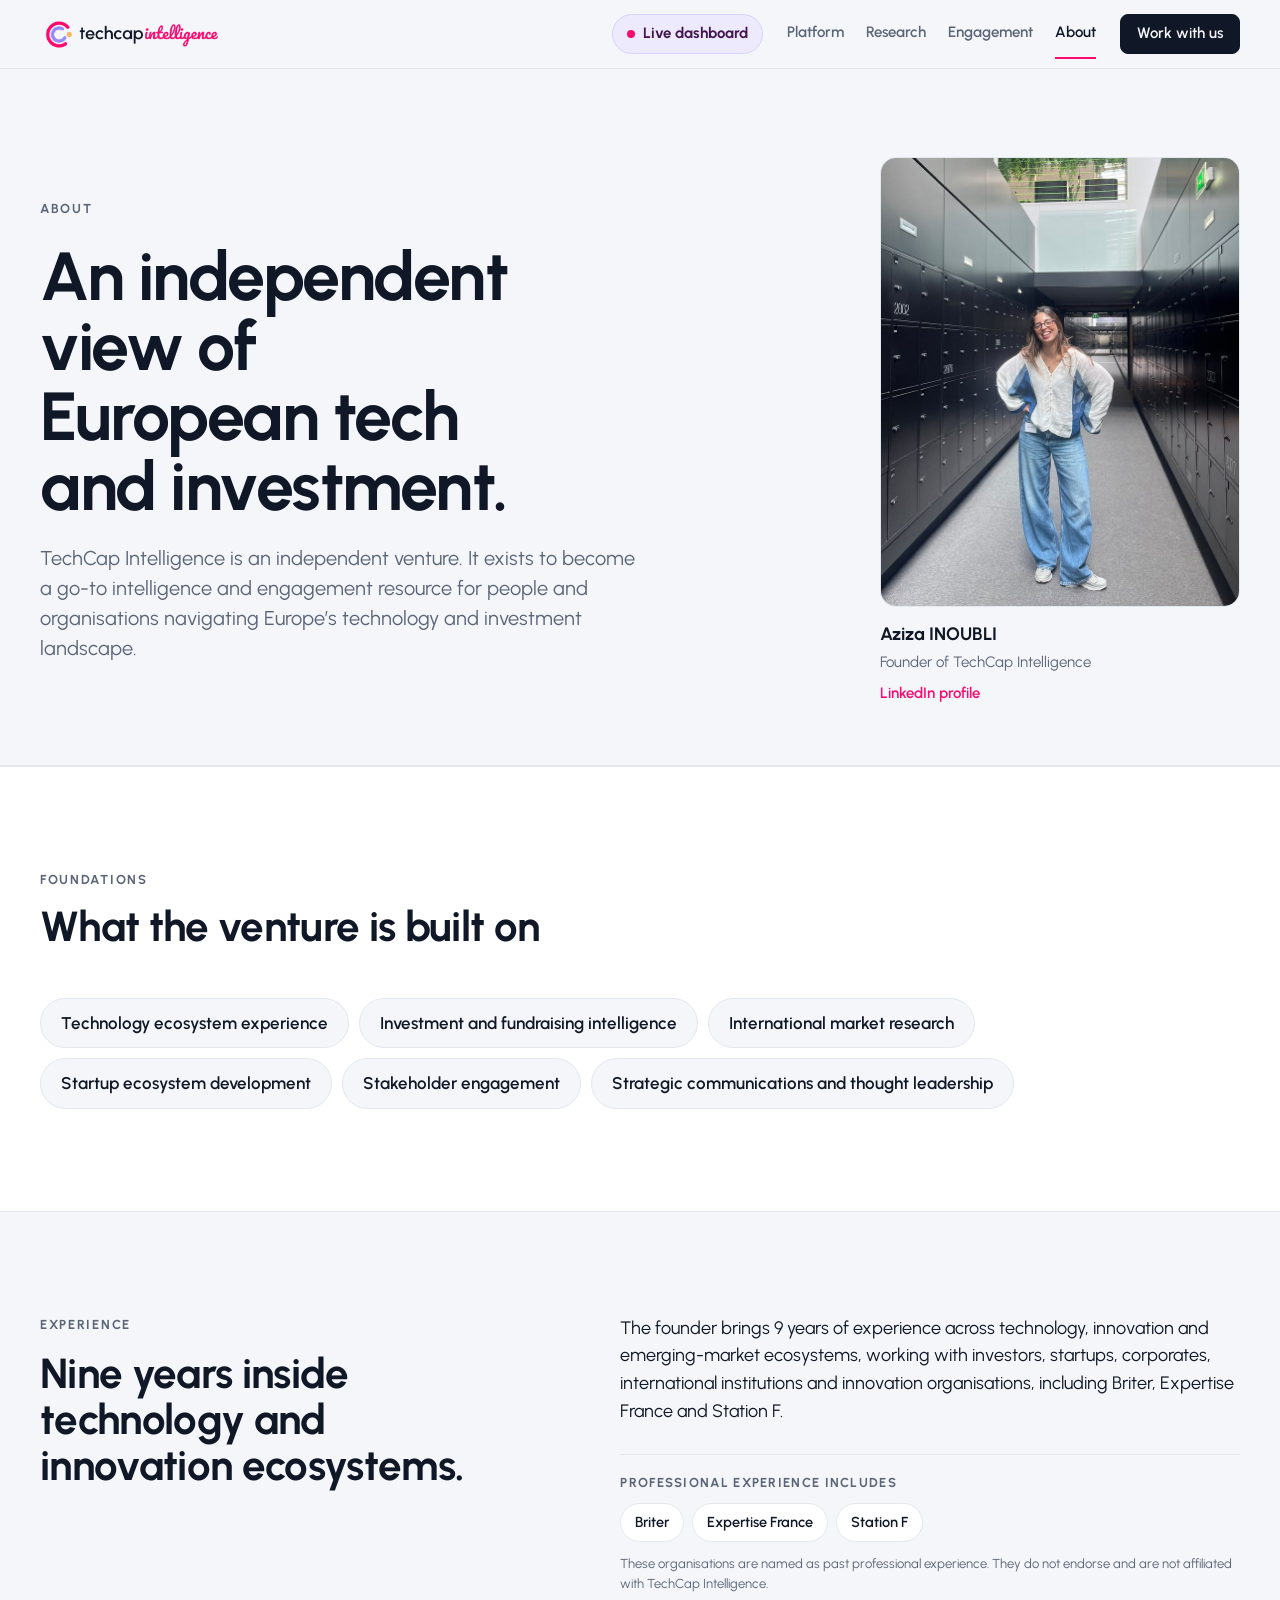
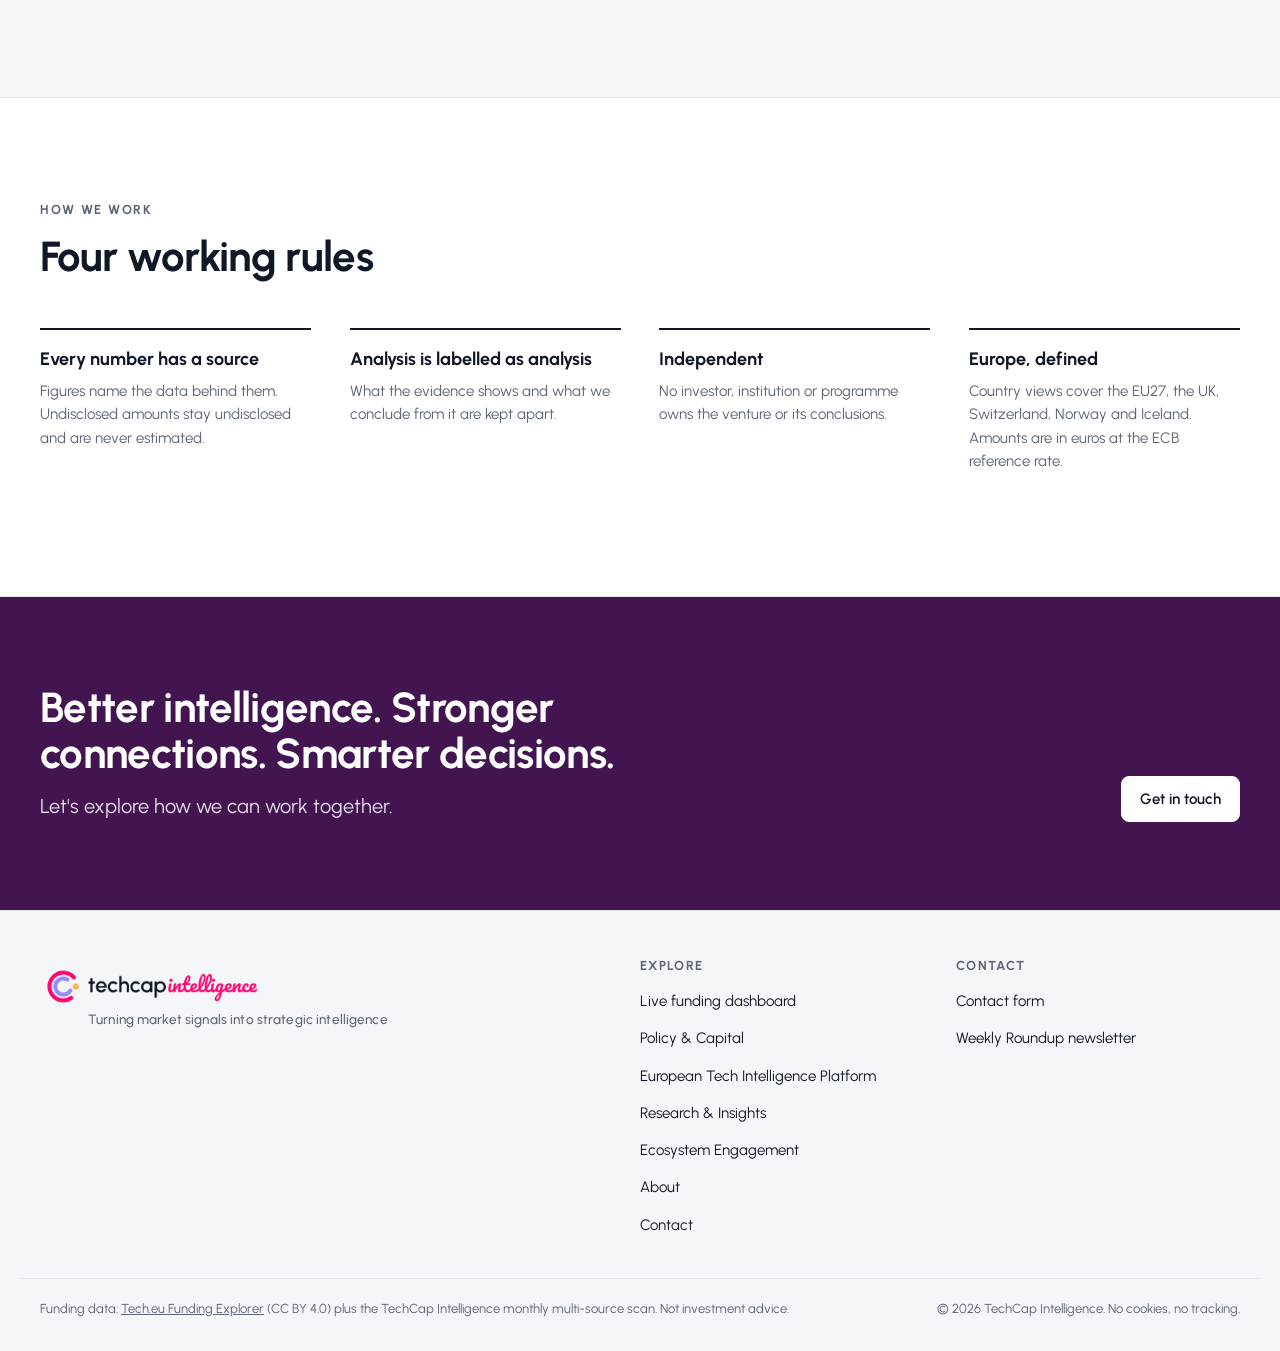
<file: site/about.html>
<!doctype html>
<html lang="en">
<head>
<meta charset="utf-8">
<meta name="viewport" content="width=device-width, initial-scale=1, viewport-fit=cover">
<title>About · TechCap Intelligence</title>
<meta name="description" content="TechCap Intelligence is an independent technology and investment intelligence venture focused on the European startup and innovation ecosystem.">
<link rel="canonical" href="https://www.techcapintelligence.com/about.html">
<meta property="og:type" content="website">
<meta property="og:site_name" content="TechCap Intelligence">
<meta property="og:title" content="About · TechCap Intelligence">
<meta property="og:description" content="TechCap Intelligence is an independent technology and investment intelligence venture focused on the European startup and innovation ecosystem.">
<meta property="og:url" content="https://www.techcapintelligence.com/about.html">
<meta property="og:image" content="https://www.techcapintelligence.com/assets/apple-touch-icon.png">
<meta name="twitter:card" content="summary">
<link rel="icon" href="assets/favicon.svg" type="image/svg+xml">
<link rel="icon" href="assets/favicon-64.png" sizes="64x64" type="image/png">
<link rel="apple-touch-icon" href="assets/apple-touch-icon.png">
<link rel="preconnect" href="https://fonts.googleapis.com">
<link rel="preconnect" href="https://fonts.gstatic.com" crossorigin>
<link rel="stylesheet" href="https://fonts.googleapis.com/css2?family=Urbanist:wght@400;500;600;700&display=swap">
<link rel="stylesheet" href="assets/site.css?v=20261121">
<link rel="stylesheet" href="assets/shell.css">
</head>
<body>
<a class="sh-skip" href="#main">Skip to content</a>
<header class="sh-head">
  <div class="sh-in">
    <a class="sh-home" href="index.html" aria-label="TechCap Intelligence, home"><span class="sh-logo" role="img" aria-label="TechCap Intelligence logo"><span class="w"></span><span class="m"></span></span></a>
    <div class="sh-right"><a class="sh-dash" href="dashboard.html"><span class="sh-dot" aria-hidden="true"></span><span><span class="sh-long">Live </span>dashboard</span></a><button class="sh-toggle" type="button" aria-expanded="false" aria-controls="sh-nav"><span class="sh-bars" aria-hidden="true"></span><span class="sr-only">Menu</span></button></div>
    <nav class="sh-nav" id="sh-nav" aria-label="Main">
      <a class="sh-dash" href="dashboard.html"><span class="sh-dot" aria-hidden="true"></span><span><span class="sh-long">Live </span>dashboard</span></a>
      <ul><li><a href="platform.html">Platform</a></li><li><a href="research.html">Research</a></li><li><a href="engagement.html">Engagement</a></li><li><a href="about.html" aria-current="page">About</a></li></ul>
      <a class="sh-cta" href="contact.html">Work with us</a>
    </nav>
  </div>
</header>
<main id="main">
<section class="page-hero with-figure">
  <div class="wrap hero-in">
    <div class="hero-text">
      <p class="eyebrow">About</p>
      <h1>An independent view of European tech and investment.</h1>
      <p class="lead">TechCap Intelligence is an independent venture. It exists to become a go-to intelligence and engagement resource for people and organisations navigating Europe’s technology and investment landscape.</p>
    </div>
    <figure class="founder-card"><img src="assets/founder-aziza.jpg" width="720" height="900" alt="Aziza INOUBLI, Founder of TechCap Intelligence" loading="eager"><figcaption><b>Aziza INOUBLI</b><span>Founder of TechCap Intelligence</span><a href="https://www.linkedin.com/in/aziza-inoubli/" target="_blank" rel="noopener">LinkedIn profile</a></figcaption></figure>
  </div>
</section>
<section class="section tinted">
  <div class="wrap">
    <div class="sec-head"><p class="eyebrow">Foundations</p><h2>What the venture is built on</h2></div>
    <ul class="tags big"><li>Technology ecosystem experience</li><li>Investment and fundraising intelligence</li><li>International market research</li><li>Startup ecosystem development</li><li>Stakeholder engagement</li><li>Strategic communications and thought leadership</li></ul>
  </div>
</section>
<section class="section ">
  <div class="wrap split">
    <div><p class="eyebrow">Experience</p><h2>Nine years inside technology and innovation ecosystems.</h2></div>
    <div class="prose"><p>The founder brings 9 years of experience across technology, innovation and emerging-market ecosystems, working with investors, startups, corporates, international institutions and innovation organisations, including Briter, Expertise France and Station F.</p><div class="orgs"><h3>Professional experience includes</h3><ul class="tags"><li>Briter</li><li>Expertise France</li><li>Station F</li></ul><p class="note">These organisations are named as past professional experience. They do not endorse and are not affiliated with TechCap Intelligence.</p></div></div>
  </div>
</section>

<section class="section tinted">
  <div class="wrap">
    <div class="sec-head"><p class="eyebrow">How we work</p><h2>Four working rules</h2></div>
    <dl class="name-list cols-4"><div><dt>Every number has a source</dt><dd>Figures name the data behind them. Undisclosed amounts stay undisclosed and are never estimated.</dd></div><div><dt>Analysis is labelled as analysis</dt><dd>What the evidence shows and what we conclude from it are kept apart.</dd></div><div><dt>Independent</dt><dd>No investor, institution or programme owns the venture or its conclusions.</dd></div><div><dt>Europe, defined</dt><dd>Country views cover the EU27, the UK, Switzerland, Norway and Iceland. Amounts are in euros at the ECB reference rate.</dd></div></dl>
  </div>
</section>
<section class="closing">
  <div class="wrap closing-in">
    <div><h2>Better intelligence. Stronger connections. Smarter decisions.</h2><p>Let's explore how we can work together.</p></div>
    <div class="cta-row"><a class="btn btn-light" href="contact.html">Get in touch</a></div>
  </div>
</section>
</main>
<footer class="site-foot">
  <div class="wrap foot-in">
    <div class="foot-brand">
      <a class="home-link" href="index.html" aria-label="TechCap Intelligence, home"><span class="logo " role="img" aria-label="TechCap Intelligence"><span class="w"></span><span class="m"></span></span></a>
      <p class="slogan">Turning market signals into strategic intelligence</p>
    </div>
    <nav aria-label="Footer">
      <h2>Explore</h2>
      <ul>
        <li><a href="dashboard.html">Live funding dashboard</a></li>
        <li><a href="policy.html">Policy &amp; Capital</a></li>
        <li><a href="platform.html">European Tech Intelligence Platform</a></li>
        <li><a href="research.html">Research &amp; Insights</a></li>
        <li><a href="engagement.html">Ecosystem Engagement</a></li>
        <li><a href="about.html">About</a></li>
        <li><a href="contact.html">Contact</a></li>
      </ul>
    </nav>
    <div>
      <h2>Contact</h2>
      <ul>
        <li><a href="contact.html">Contact form</a></li>
        
        
        <li><a href="https://azizas-newsletter-11fef7.beehiiv.com/" target="_blank" rel="noopener">Weekly Roundup newsletter</a></li>
      </ul>
    </div>
  </div>
  <div class="wrap foot-legal">
    <p>Funding data: <a href="https://funding.tech.eu" target="_blank" rel="noopener">Tech.eu Funding Explorer</a> (CC BY 4.0) plus the TechCap Intelligence monthly multi-source scan. Not investment advice.</p>
    <p>© 2026 TechCap Intelligence. No cookies, no tracking.</p>
  </div>
</footer>
<script src="assets/shell.js" defer></script>
<script src="assets/site.js?v=20261121" defer></script>
</body>
</html>
</file>
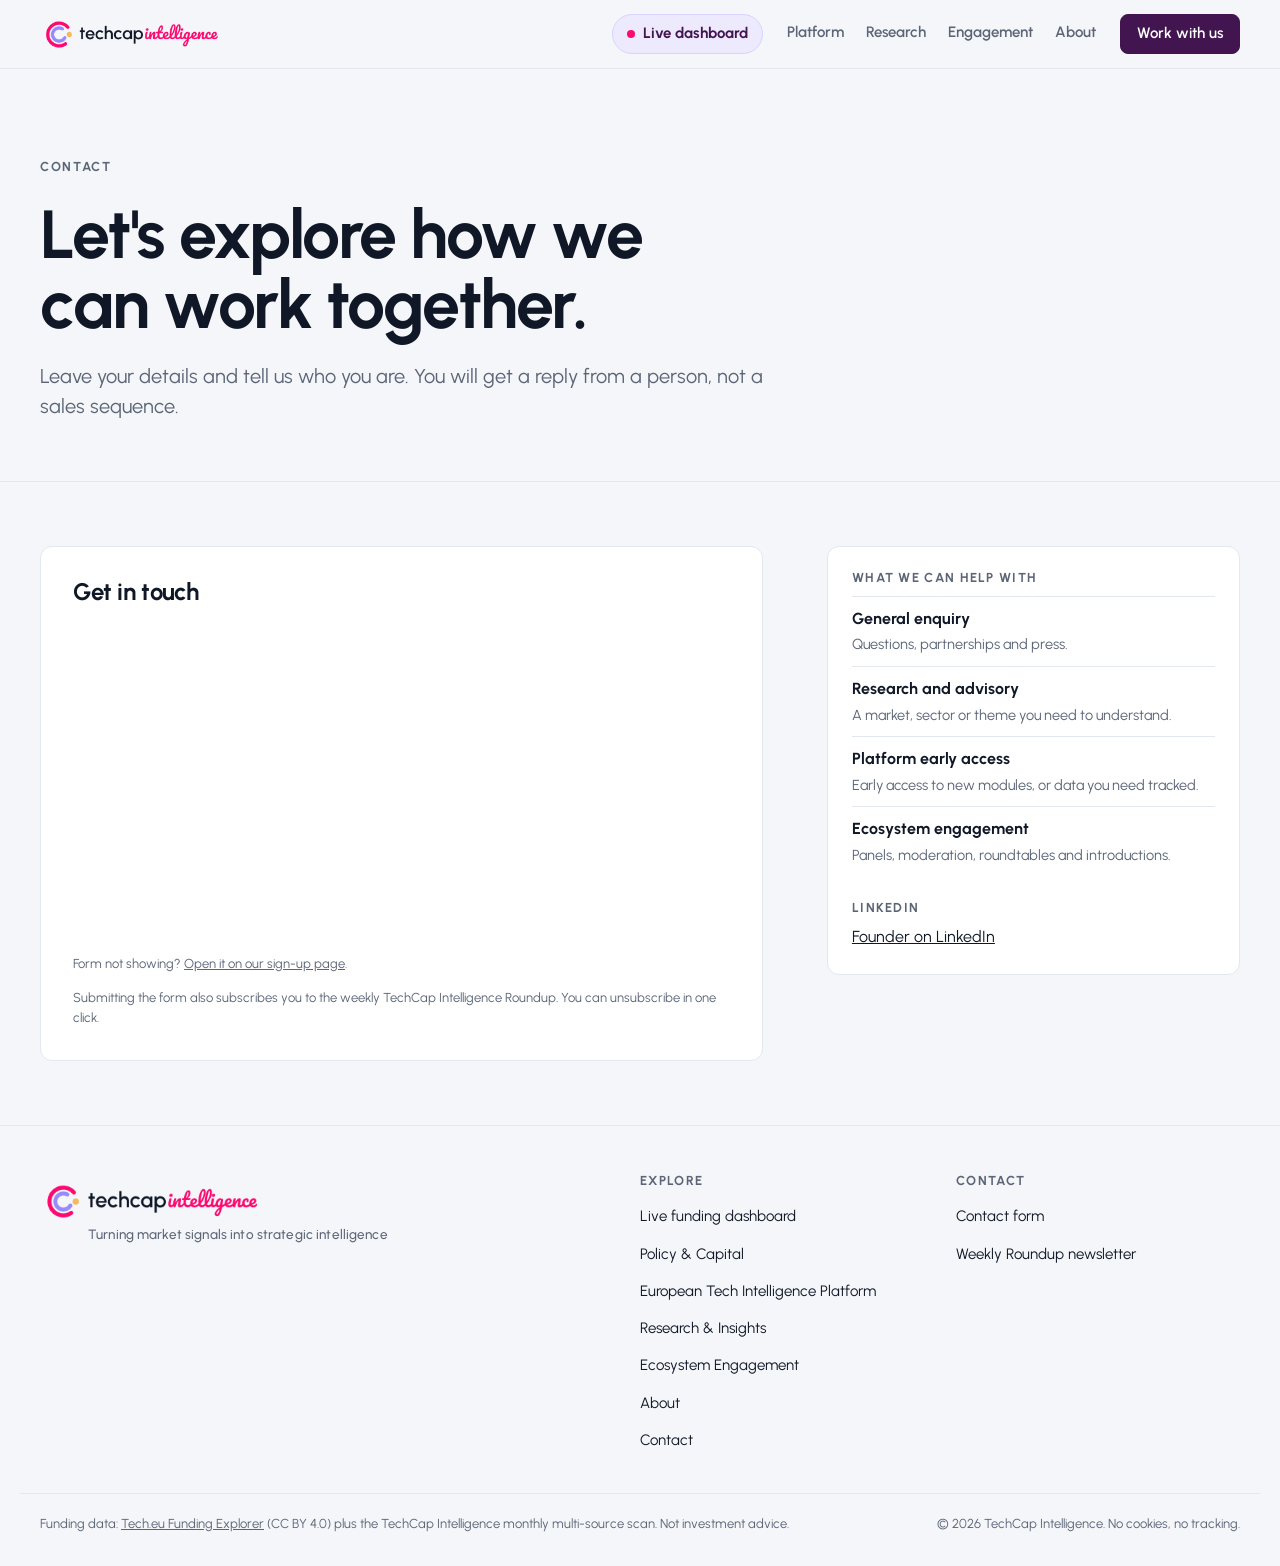
<file: site/contact.html>
<!doctype html>
<html lang="en">
<head>
<meta charset="utf-8">
<meta name="viewport" content="width=device-width, initial-scale=1, viewport-fit=cover">
<title>Contact · TechCap Intelligence</title>
<meta name="description" content="Contact TechCap Intelligence about platform early access, research and advisory projects, ecosystem engagement or general enquiries.">
<link rel="canonical" href="https://www.techcapintelligence.com/contact.html">
<meta property="og:type" content="website">
<meta property="og:site_name" content="TechCap Intelligence">
<meta property="og:title" content="Contact · TechCap Intelligence">
<meta property="og:description" content="Contact TechCap Intelligence about platform early access, research and advisory projects, ecosystem engagement or general enquiries.">
<meta property="og:url" content="https://www.techcapintelligence.com/contact.html">
<meta property="og:image" content="https://www.techcapintelligence.com/assets/apple-touch-icon.png">
<meta name="twitter:card" content="summary">
<link rel="icon" href="assets/favicon.svg" type="image/svg+xml">
<link rel="icon" href="assets/favicon-64.png" sizes="64x64" type="image/png">
<link rel="apple-touch-icon" href="assets/apple-touch-icon.png">
<link rel="preconnect" href="https://fonts.googleapis.com">
<link rel="preconnect" href="https://fonts.gstatic.com" crossorigin>
<link rel="stylesheet" href="https://fonts.googleapis.com/css2?family=Urbanist:wght@400;500;600;700&display=swap">
<link rel="stylesheet" href="assets/site.css?v=20261121">
<link rel="stylesheet" href="assets/shell.css">
</head>
<body>
<a class="sh-skip" href="#main">Skip to content</a>
<header class="sh-head">
  <div class="sh-in">
    <a class="sh-home" href="index.html" aria-label="TechCap Intelligence, home"><span class="sh-logo" role="img" aria-label="TechCap Intelligence logo"><span class="w"></span><span class="m"></span></span></a>
    <div class="sh-right"><a class="sh-dash" href="dashboard.html"><span class="sh-dot" aria-hidden="true"></span><span><span class="sh-long">Live </span>dashboard</span></a><button class="sh-toggle" type="button" aria-expanded="false" aria-controls="sh-nav"><span class="sh-bars" aria-hidden="true"></span><span class="sr-only">Menu</span></button></div>
    <nav class="sh-nav" id="sh-nav" aria-label="Main">
      <a class="sh-dash" href="dashboard.html"><span class="sh-dot" aria-hidden="true"></span><span><span class="sh-long">Live </span>dashboard</span></a>
      <ul><li><a href="platform.html">Platform</a></li><li><a href="research.html">Research</a></li><li><a href="engagement.html">Engagement</a></li><li><a href="about.html">About</a></li></ul>
      <a class="sh-cta" href="contact.html" aria-current="page">Work with us</a>
    </nav>
  </div>
</header>
<main id="main">
<section class="page-hero">
  <div class="wrap">
    <p class="eyebrow">Contact</p>
    <h1>Let's explore how we can work together.</h1>
    <p class="lead">Leave your details and tell us who you are. You will get a reply from a person, not a sales sequence.</p>
    
    
  </div>
</section>

<section class="section tight">
  <div class="wrap contact">
    <div class="enquiry">
      <h2 class="form-title">Get in touch</h2>
      <div class="signup" id="signup" data-form="e144240e-0ef7-48e0-849a-57f2a25f4973"></div>
      <p class="note">Form not showing? <a href="https://azizas-newsletter-11fef7.beehiiv.com/" target="_blank" rel="noopener">Open it on our sign-up page</a>.</p>
      <p class="note">Submitting the form also subscribes you to the weekly TechCap Intelligence Roundup. You can unsubscribe in one click.</p>
    </div>
    <aside class="direct">
      <h2>What we can help with</h2>
      <dl class="helps"><div id="general"><dt>General enquiry</dt><dd>Questions, partnerships and press.</dd></div><div id="research"><dt>Research and advisory</dt><dd>A market, sector or theme you need to understand.</dd></div><div id="platform"><dt>Platform early access</dt><dd>Early access to new modules, or data you need tracked.</dd></div><div id="engagement"><dt>Ecosystem engagement</dt><dd>Panels, moderation, roundtables and introductions.</dd></div></dl>
      
      <h2>LinkedIn</h2>
      <ul class="links"><li><a href="https://www.linkedin.com/in/aziza-inoubli/" target="_blank" rel="noopener">Founder on LinkedIn</a></li></ul>
    </aside>
  </div>
</section></main>
<footer class="site-foot">
  <div class="wrap foot-in">
    <div class="foot-brand">
      <a class="home-link" href="index.html" aria-label="TechCap Intelligence, home"><span class="logo " role="img" aria-label="TechCap Intelligence"><span class="w"></span><span class="m"></span></span></a>
      <p class="slogan">Turning market signals into strategic intelligence</p>
    </div>
    <nav aria-label="Footer">
      <h2>Explore</h2>
      <ul>
        <li><a href="dashboard.html">Live funding dashboard</a></li>
        <li><a href="policy.html">Policy &amp; Capital</a></li>
        <li><a href="platform.html">European Tech Intelligence Platform</a></li>
        <li><a href="research.html">Research &amp; Insights</a></li>
        <li><a href="engagement.html">Ecosystem Engagement</a></li>
        <li><a href="about.html">About</a></li>
        <li><a href="contact.html">Contact</a></li>
      </ul>
    </nav>
    <div>
      <h2>Contact</h2>
      <ul>
        <li><a href="contact.html">Contact form</a></li>
        
        
        <li><a href="https://azizas-newsletter-11fef7.beehiiv.com/" target="_blank" rel="noopener">Weekly Roundup newsletter</a></li>
      </ul>
    </div>
  </div>
  <div class="wrap foot-legal">
    <p>Funding data: <a href="https://funding.tech.eu" target="_blank" rel="noopener">Tech.eu Funding Explorer</a> (CC BY 4.0) plus the TechCap Intelligence monthly multi-source scan. Not investment advice.</p>
    <p>© 2026 TechCap Intelligence. No cookies, no tracking.</p>
  </div>
</footer>
<script src="assets/shell.js" defer></script>
<script src="assets/site.js?v=20261121" defer></script>
</body>
</html>
</file>
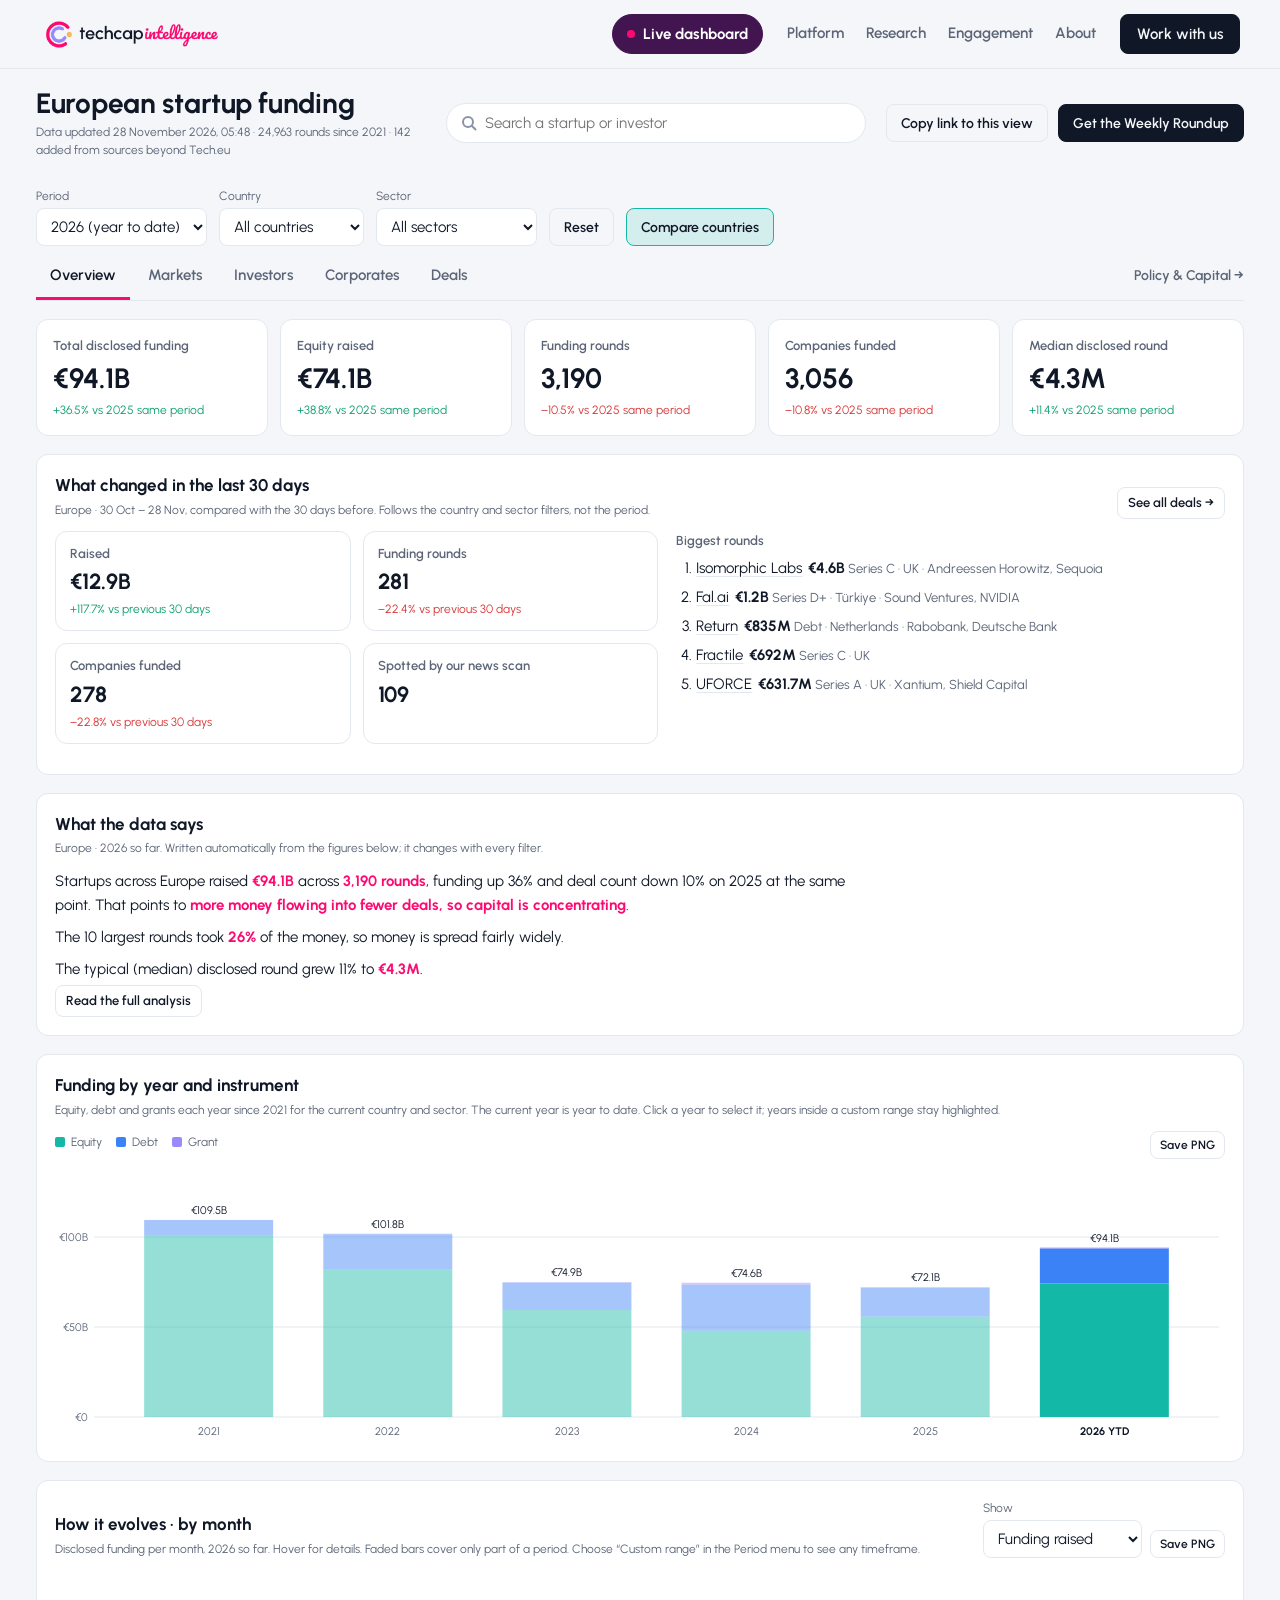
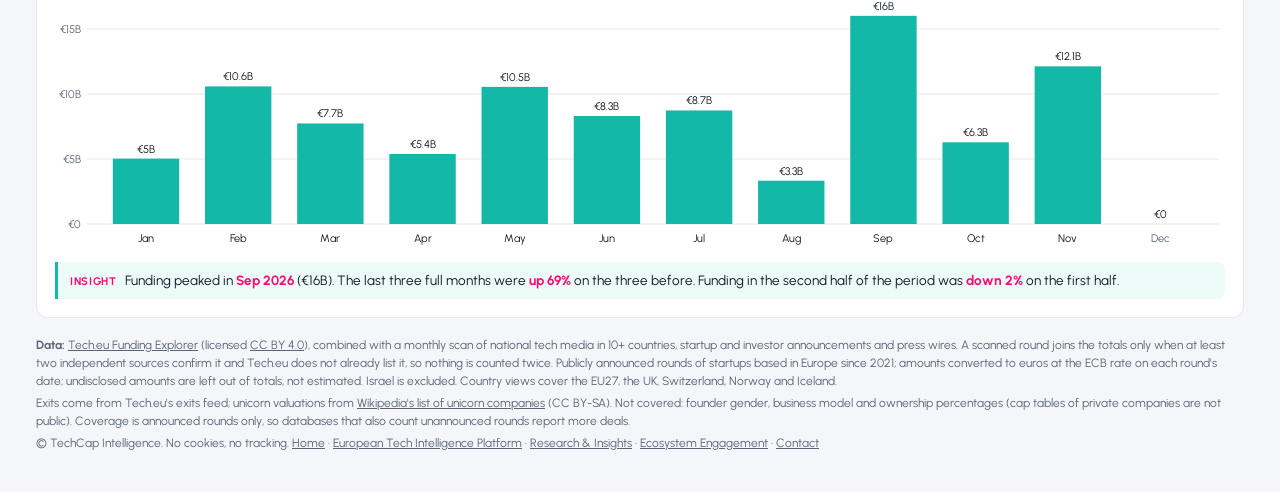
<file: site/dashboard.html>
<!doctype html>
<html lang="en">
<head>
<meta charset="utf-8">
<meta name="viewport" content="width=device-width, initial-scale=1, viewport-fit=cover">
<title>Funding dashboard · TechCap Intelligence</title>
<link rel="canonical" href="https://www.techcapintelligence.com/dashboard.html">
<meta name="description" content="Live intelligence on European startup funding: every disclosed round since 2021 by country, sector, stage and investor, updated twice a day.">
<meta property="og:title" content="Funding dashboard · TechCap Intelligence">
<meta property="og:description" content="Turning market signals into strategic intelligence. Live European startup funding data, updated twice a day.">
<link rel="icon" href="assets/favicon.svg" type="image/svg+xml">
<link rel="icon" href="assets/favicon-64.png" sizes="64x64" type="image/png">
<link rel="apple-touch-icon" href="assets/apple-touch-icon.png">
<link rel="preconnect" href="https://fonts.googleapis.com">
<link rel="preconnect" href="https://fonts.gstatic.com" crossorigin>
<link rel="stylesheet" href="https://fonts.googleapis.com/css2?family=Urbanist:wght@400;500;600;700&display=swap">
<link rel="stylesheet" href="assets/shell.css?v=1">
<link rel="stylesheet" href="assets/style.css?v=20261121b">
</head>
<body class="dash">
<!-- shared-header -->
<a class="sh-skip" href="#main">Skip to content</a>
<header class="sh-head">
  <div class="sh-in">
    <a class="sh-home" href="index.html" aria-label="TechCap Intelligence, home"><span class="sh-logo" role="img" aria-label="TechCap Intelligence logo"><span class="w"></span><span class="m"></span></span></a>
    <div class="sh-right"><a class="sh-dash" href="dashboard.html" aria-current="page"><span class="sh-dot" aria-hidden="true"></span><span><span class="sh-long">Live </span>dashboard</span></a><button class="sh-toggle" type="button" aria-expanded="false" aria-controls="sh-nav"><span class="sh-bars" aria-hidden="true"></span><span class="sr-only">Menu</span></button></div>
    <nav class="sh-nav" id="sh-nav" aria-label="Main">
      <a class="sh-dash" href="dashboard.html" aria-current="page"><span class="sh-dot" aria-hidden="true"></span><span><span class="sh-long">Live </span>dashboard</span></a>
      <ul><li><a href="platform.html">Platform</a></li><li><a href="research.html">Research</a></li><li><a href="engagement.html">Engagement</a></li><li><a href="about.html">About</a></li></ul>
      <a class="sh-cta" href="contact.html">Work with us</a>
    </nav>
  </div>
</header>
<!-- /shared-header -->
<div class="wrap" id="main">
  <div class="page-title">
    <div class="pt-text">
      <h1>European startup funding</h1>
      <p class="updated" id="updated">Live dashboard · updated twice a day</p>
    </div>
    <div class="co-search" role="search">
      <label class="sr-only" for="coSearch">Search a startup or investor</label>
      <input id="coSearch" type="search" placeholder="Search a startup or investor" autocomplete="off" aria-controls="coResults" aria-autocomplete="list">
      <ul id="coResults" role="listbox" hidden></ul>
    </div>
    <div class="pt-actions">
      <button class="btn" id="shareView" type="button">Copy link<span class="lg-only">&nbsp;to this view</span></button>
      <button class="btn btn-solid" id="subscribe" type="button"><span class="lg-only">Get the&nbsp;</span>Weekly Roundup</button>
    </div>
  </div>
  <div class="load-error" id="loadError" role="alert" hidden><b>The data didn’t load.</b> Check your connection and <a href="">reload the page</a>. If it keeps happening, the data refresh may be running: try again in a few minutes.</div>


  <div class="dash-sticky" id="dashSticky">
  <nav class="bar" aria-label="Filters">
    <button class="btn f-toggle" id="fToggle" type="button" aria-expanded="false" aria-controls="barFields"><span class="f-ico" aria-hidden="true"></span><span>Filters</span><span class="f-sum" id="fSum"></span></button>
    <div class="bar-fields" id="barFields">
    <label>Period <select id="fYear"></select></label>
    <div class="range" id="rangeBox" hidden>
      <label>From <input type="month" id="fFrom"></label>
      <label>To <input type="month" id="fTo"></label>
      <div class="quick" role="group" aria-label="Quick ranges">
        <button class="btn sm" type="button" data-range="6">6 months</button>
        <button class="btn sm" type="button" data-range="12">12 months</button>
        <button class="btn sm" type="button" data-range="24">2 years</button>
        <button class="btn sm" type="button" data-range="0">Since 2021</button>
      </div>
    </div>
    <label>Country <select id="fCountry"></select></label>
    <label>Sector <select id="fSector"></select></label>
    <button class="btn" id="reset" type="button">Reset</button>
    <button class="btn btn-accent" id="goCmp" type="button">Compare countries</button>
      <button class="btn btn-solid f-done" id="fDone" type="button">Show results</button>
    </div>
  </nav>
  <nav class="dtabs" aria-label="Dashboard sections">
    <div class="dtabs-in" role="tablist">
      <button role="tab" type="button" id="tab-overview" aria-controls="panel-overview" data-tab="overview" aria-selected="true">Overview</button>
      <button role="tab" type="button" id="tab-markets" aria-controls="panel-markets" data-tab="markets" aria-selected="false" tabindex="-1">Markets</button>
      <button role="tab" type="button" id="tab-investors" aria-controls="panel-investors" data-tab="investors" aria-selected="false" tabindex="-1">Investors</button>
      <button role="tab" type="button" id="tab-corporates" aria-controls="panel-corporates" data-tab="corporates" aria-selected="false" tabindex="-1">Corporates</button>
      <button role="tab" type="button" id="tab-deals" aria-controls="panel-deals" data-tab="deals" aria-selected="false" tabindex="-1">Deals</button>
    </div>
    <a class="dtabs-link" href="policy.html">Policy &amp; Capital <span aria-hidden="true">→</span></a>
  </nav>
  </div>

  <p id="lead" hidden></p>

  <section class="panel" id="panel-overview" role="tabpanel" aria-labelledby="tab-overview" data-panel="overview">
  <section class="tiles" id="tiles" aria-label="Headline figures"></section>
  <section class="card week" id="weekCard" hidden>
    <div class="card-head row">
      <div><h2>What changed in the last 30 days</h2><p class="note" id="weekNote"></p></div>
      <button class="btn sm" type="button" data-goto="deals">See all deals →</button>
    </div>
    <div class="week-grid">
      <div class="tiles mini" id="weekTiles"></div>
      <div><h3 class="sub">Biggest rounds</h3><ol class="week-top" id="weekTop"></ol></div>
    </div>
  </section>
  <section class="card analysis collapsed" id="signalsCard">
    <div class="card-head"><h2>What the data says</h2><p class="note" id="signalsNote"></p></div>
    <div class="an-body" id="analysis"></div>
    <button class="btn sm an-more" id="anMore" type="button" aria-expanded="false" aria-controls="analysis">Read the full analysis</button>
    <div class="audience" id="audience">
      <div><h3 class="sub">For founders</h3><ul class="signals" id="forFounders"></ul></div>
      <div><h3 class="sub">For investors</h3><ul class="signals" id="forInvestors"></ul></div>
    </div>
  </section>
  <section class="card">
    <div class="card-head"><h2 id="trendTitle">Funding by year and instrument</h2><p class="note">Equity, debt and grants each year since 2021 for the current country and sector. The current year is year to date. Click a year to select it; years inside a custom range stay highlighted.</p></div>
    <div class="ch-head"><div class="legend" id="trendLegend"></div><button class="btn xs" type="button" data-png="trend">Save PNG</button></div>
    <div class="chart" id="trend"></div>
  </section>
  <section class="card">
    <div class="card-head row">
      <div><h2 id="evoTitle">How it evolves</h2><p class="note" id="evoNote"></p></div>
      <div class="ol-actions"><label>Show <select id="evoMode"><option value="amount">Funding raised</option><option value="rounds">Number of rounds</option></select></label><button class="btn xs" type="button" data-png="months">Save PNG</button></div>
    </div>
    <div class="chart" id="months"></div>
    <p class="takeaway" id="evoTake" hidden></p>
  </section>
  </section>
  <section class="panel off" id="panel-markets" role="tabpanel" aria-labelledby="tab-markets" data-panel="markets" aria-hidden="true" inert>
  <section class="card outlook" id="outlookCard">
    <div class="card-head row">
      <div><h2 id="olTitle">Market outlook</h2><p class="note" id="olNote"></p></div>
      <div class="ol-actions">
        <button class="btn sm" id="olCopy" type="button">Copy summary</button>
        <button class="btn sm" id="olCsv" type="button">Download data (CSV)</button>
      </div>
    </div>
    <div class="verdict" id="olVerdict"></div>
    <div class="tiles sig" id="olSignals" aria-label="Market signals"></div>
    <div class="ol-guide">
      <div><h3 class="sub">Where the opportunity is</h3><ul class="signals" id="olWhere"></ul></div>
      <div><h3 class="sub">How to approach it</h3><ul class="signals" id="olHow"></ul></div>
      <div><h3 class="sub">What to watch</h3><ul class="signals" id="olWatch"></ul></div>
    </div>
    <div class="grid ol-charts">
      <div class="ol-chart"><div class="ch-head"><h3 class="sub" id="olMomT">Momentum</h3><button class="btn xs" type="button" data-png="olMom">Save PNG</button></div>
        <div class="legend" id="olMomLeg"></div><div class="chart" id="olMom"></div><p class="takeaway" id="olMomTake" hidden></p></div>
      <div class="ol-chart"><div class="ch-head"><h3 class="sub" id="olShareT">Weight in European tech</h3><button class="btn xs" type="button" data-png="olShare">Save PNG</button></div>
        <div class="legend" id="olShareLeg"></div><div class="chart" id="olShare"></div><p class="takeaway" id="olShareTake" hidden></p></div>
      <div class="ol-chart"><div class="ch-head"><h3 class="sub">Round sizes: how the market is maturing</h3><button class="btn xs" type="button" data-png="olSize">Save PNG</button></div>
        <div class="legend" id="olSizeLeg"></div><div class="chart short" id="olSize"></div><p class="takeaway" id="olSizeTake" hidden></p></div>
      <div class="ol-chart"><div class="ch-head"><h3 class="sub">Typical ticket by stage (median round)</h3><button class="btn xs" type="button" data-png="olTicket">Save PNG</button></div>
        <div class="legend" id="olTicketLeg"></div><div class="chart" id="olTicket"></div><p class="takeaway" id="olTicketTake" hidden></p></div>
      <div class="ol-chart"><div class="ch-head"><h3 class="sub">Investors entering vs returning, by year</h3><button class="btn xs" type="button" data-png="olInv">Save PNG</button></div>
        <div class="legend" id="olInvLeg"></div><div class="chart" id="olInv"></div><p class="takeaway" id="olInvTake" hidden></p></div>
      <div class="ol-chart"><div class="ch-head"><h3 class="sub" id="olSegT">Sub-segments</h3></div>
        <p class="note" id="olSegNote"></p><div class="rank" id="olSeg"></div><p class="takeaway" id="olSegTake" hidden></p></div>
    </div>
    <h3 class="sub ol-tab-h" id="olPlacesT">Where: country opportunity table</h3>
    <div class="tbox"><table id="olPlaces"></table></div>
    <p class="note ol-disc">Signals are computed from disclosed rounds only and compare the selected period with the period of the same length just before it. They describe what the funding data shows; they are not investment advice.</p>
  </section>
  <section class="card" id="cmpCard">
    <div class="card-head row">
      <div><h2>Compare countries</h2><p class="note" id="cmpNote"></p></div>
    </div>
    <div class="cmp-pick"><div class="chips" id="cmpChips"></div><select id="cmpAdd" aria-label="Add a country to compare"></select></div>
    <div id="cmpOut"></div>
  </section>
  <section class="card" id="mapCard">
    <div class="card-head"><h2>Funding map</h2><p class="note">Disclosed funding by country for the selected period and sector. Hover a country for its key figures; click it to filter.</p></div>
    <div class="map" id="map"></div>
    <div class="map-legend" id="mapLegend"></div>
    <p class="takeaway" id="mapTake" hidden></p>
  </section>
  <div class="grid">
    <section class="card" id="byCountryCard">
      <div class="card-head"><h2>By country</h2><p class="note">Top 10 for the selected period. Click to filter.</p></div>
      <div class="rank" id="byCountry"></div>
    </section>
    <section class="card">
      <div class="card-head"><h2>By sector</h2><p class="note">Top 10. A round tagged with two sectors counts toward both. Click to filter.</p></div>
      <div class="rank" id="bySector"></div>
    <p class="takeaway" id="sectorTake" hidden></p>
    </section>
  </div>
  <div class="grid">
    <section class="card">
      <div class="card-head"><h2>By stage</h2><p class="note">"Not specified" means the announcement gave no round type.</p></div>
      <div class="rank" id="byStage"></div>
    <p class="takeaway" id="stageTake" hidden></p>
    </section>
  </div>
  </section>
  <section class="panel off" id="panel-investors" role="tabpanel" aria-labelledby="tab-investors" data-panel="investors" aria-hidden="true" inert>
  <section class="card">
    <div class="card-head"><h2>Most active investors</h2><p class="note">Investors named most often in this selection. The amount is the combined size of those rounds, not what the investor put in. Click an investor for its profile.</p></div>
    <div class="rank" id="investors"></div>
    <p class="takeaway" id="invTake" hidden></p>
  </section>
  <section class="card" id="activeCard">
    <div class="card-head"><h2>Funds currently investing</h2><p class="note" id="activeNote">Investors with at least one disclosed deal in the last 12 months, for the current country and sector filters.</p></div>
    <div class="tiles mini" id="activeTiles"></div>
    <div class="filters">
      <label>Investor type <select id="aType"></select></label>
      <label>Stage <select id="aStage"></select></label>
      <label>Active within <select id="aWin"><option value="365">Last 12 months</option><option value="180">Last 6 months</option><option value="90">Last 90 days</option></select></label>
      <label class="grow">Search <input id="aQ" type="search" placeholder="Fund name"></label>
    </div>
    <div class="tbox tall"><table id="activeTable"></table></div>
    <button class="btn more" id="aMore" type="button" hidden>Show more funds</button>
  </section>
  </section>
  <section class="panel off" id="panel-corporates" role="tabpanel" aria-labelledby="tab-corporates" data-panel="corporates" aria-hidden="true" inert>
  <section class="card" id="cvcCard">
    <div class="card-head"><h2>Corporate venture: which companies back startups</h2><p class="note" id="cvcNote"></p></div>
    <div class="tiles mini" id="cvcTiles"></div>
    <p class="takeaway" id="cvcTake" hidden></p>
    <div class="grid">
      <div><div class="ch-head"><h3 class="sub">Share of rounds with a corporate investor, by year</h3><button class="btn xs" type="button" data-png="cvcTrend">Save PNG</button></div><div class="chart" id="cvcTrend"></div></div>
      <div><h3 class="sub">Where corporates invest</h3><p class="note">Sectors with the most corporate-backed rounds. The percentage is the share of that sector’s rounds with a corporate investor.</p><div class="rank" id="cvcSectors"></div></div>
    </div>
    <h3 class="sub ol-tab-h">Most active corporate investors</h3>
    <div class="tbox"><table id="cvcTable"></table></div>
    <button class="btn more" id="cvcMore" type="button" hidden>Show more corporate investors</button>
  </section>
  <section class="card" id="buyCard">
    <div class="card-head"><h2>Who buys European startups</h2><p class="note" id="buyNote"></p></div>
    <div class="tiles mini" id="buyTiles"></div>
    <p class="takeaway" id="buyTake" hidden></p>
    <div class="grid">
      <div><div class="ch-head"><div class="legend" id="buyLeg"></div><button class="btn xs" type="button" data-png="buyTrend">Save PNG</button></div><div class="chart" id="buyTrend"></div></div>
      <div><h3 class="sub">Sectors companies buy into</h3><p class="note" id="buySecNote">Acquisitions by company buyers, by the startup’s sector.</p><div class="rank" id="buySectors"></div></div>
    </div>
    <h3 class="sub ol-tab-h">Most active company buyers</h3>
    <div class="rank" id="buyTop"></div>
  </section>
  <section class="card" id="exitsCard" hidden>
    <div class="card-head"><h2>All exits</h2><p class="note" id="exitsNote"></p></div>
    <div class="tiles mini" id="exitTiles"></div>
    <p class="takeaway" id="exitTake" hidden></p>
    <div class="grid three">
      <div><h3 class="sub">By type</h3><div class="rank" id="exitTypes"></div></div>
      <div><h3 class="sub">Most active acquirers</h3><div class="rank" id="exitBuyers"></div></div>
      <div><h3 class="sub">Where the buyers are based</h3><div class="rank" id="exitHq"></div></div>
    </div>
    <div class="tbox tall"><table id="exitTable"></table></div>
    <button class="btn more" id="exMore" type="button" hidden>Show more exits</button>
  </section>
  </section>
  <section class="panel off" id="panel-deals" role="tabpanel" aria-labelledby="tab-deals" data-panel="deals" aria-hidden="true" inert>
  <section class="card">
    <div class="card-head"><h2 id="roundsTitle">Funding rounds</h2><p class="note" id="roundsNote"></p></div>
    <div class="filters">
      <label>Minimum size
        <select id="fMin"><option value="0">Any</option><option value="1000000">€1M+</option><option value="5000000">€5M+</option><option value="20000000">€20M+</option><option value="100000000">€100M+</option></select>
      </label>
      <label>Stage <select id="fStage"></select></label>
      <label class="grow">Search <input id="fQ" type="search" placeholder="Company or investor"></label>
    </div>
    <div class="tbox tall"><table id="roundsTable"></table></div>
    <button class="btn more" id="more" type="button" hidden>Show more rounds</button>
  </section>
  <section class="card" id="annCard" hidden>
    <div class="card-head"><h2>Latest announcements</h2><p class="note">Rounds spotted in the monthly scan of funding news, founders' and VCs' announcements, newest first, cross-checked across sources. Rounds confirmed by two or more sources are also added to the totals.</p></div>
    <div class="tbox"><table id="annTable"></table></div>
  </section>
  </section>















  <footer class="foot">
    <p><b>Data:</b> <a href="https://funding.tech.eu" target="_blank" rel="noopener">Tech.eu Funding Explorer</a> (licensed <a href="https://creativecommons.org/licenses/by/4.0/" target="_blank" rel="noopener">CC BY 4.0</a>), combined with a monthly scan of national tech media in 10+ countries, startup and investor announcements and press wires. A scanned round joins the totals only when at least two independent sources confirm it and Tech.eu does not already list it, so nothing is counted twice. Publicly announced rounds of startups based in Europe since 2021; amounts converted to euros at the ECB rate on each round's date; undisclosed amounts are left out of totals, not estimated. Israel is excluded. Country views cover the EU27, the UK, Switzerland, Norway and Iceland.</p>
    <p>Exits come from Tech.eu's exits feed; unicorn valuations from <a href="https://en.wikipedia.org/wiki/List_of_unicorn_startup_companies" target="_blank" rel="noopener">Wikipedia's list of unicorn companies</a> (CC BY-SA). Not covered: founder gender, business model and ownership percentages (cap tables of private companies are not public). Coverage is announced rounds only, so databases that also count unannounced rounds report more deals.</p>
    <p>© TechCap Intelligence. No cookies, no tracking. <a href="index.html">Home</a> · <a href="platform.html">European Tech Intelligence Platform</a> · <a href="research.html">Research &amp; Insights</a> · <a href="engagement.html">Ecosystem Engagement</a> · <a href="contact.html">Contact</a></p>
  </footer>
</div>
<dialog class="join" id="join" aria-labelledby="joinTitle">
  <button class="close" id="joinClose" type="button" aria-label="Close">&times;</button>
  <div class="join-text">
    <h2 id="joinTitle">Get the weekly TechCap Intelligence Roundup</h2>
    <p>The dashboard stays free and open. The Roundup is the short version, in your inbox once a week:</p>
    <ul class="join-list">
      <li>Where European startup money went that week</li>
      <li>The deals that mattered</li>
      <li>What it means for founders and investors</li>
    </ul>
    <p class="note">Free, one email a week, unsubscribe in one click. Early subscribers get first access to country reports, investor lists and data exports as they launch.</p>
  </div>
  <div class="join-form">
    <div id="joinForm"></div>
    <p class="note join-alt">Form not showing? <a id="joinAlt" href="https://azizas-newsletter-11fef7.beehiiv.com/" target="_blank" rel="noopener">Sign up on our newsletter page</a>.</p>
  </div>
</dialog>
<dialog class="profile" id="profile" aria-labelledby="profileTitle">
  <button class="close" id="profileClose" type="button" aria-label="Close">&times;</button>
  <div id="profileBody"></div>
</dialog>
<div class="tip" id="tip" hidden></div>
<script src="assets/vendor/d3.min.js?v=7.8.5"></script>
<script src="assets/europe-map.js?v=20261121"></script>
<script src="assets/shell.js?v=1" defer></script>
<script src="assets/app.js?v=20261121b"></script>
</body>
</html>
</file>
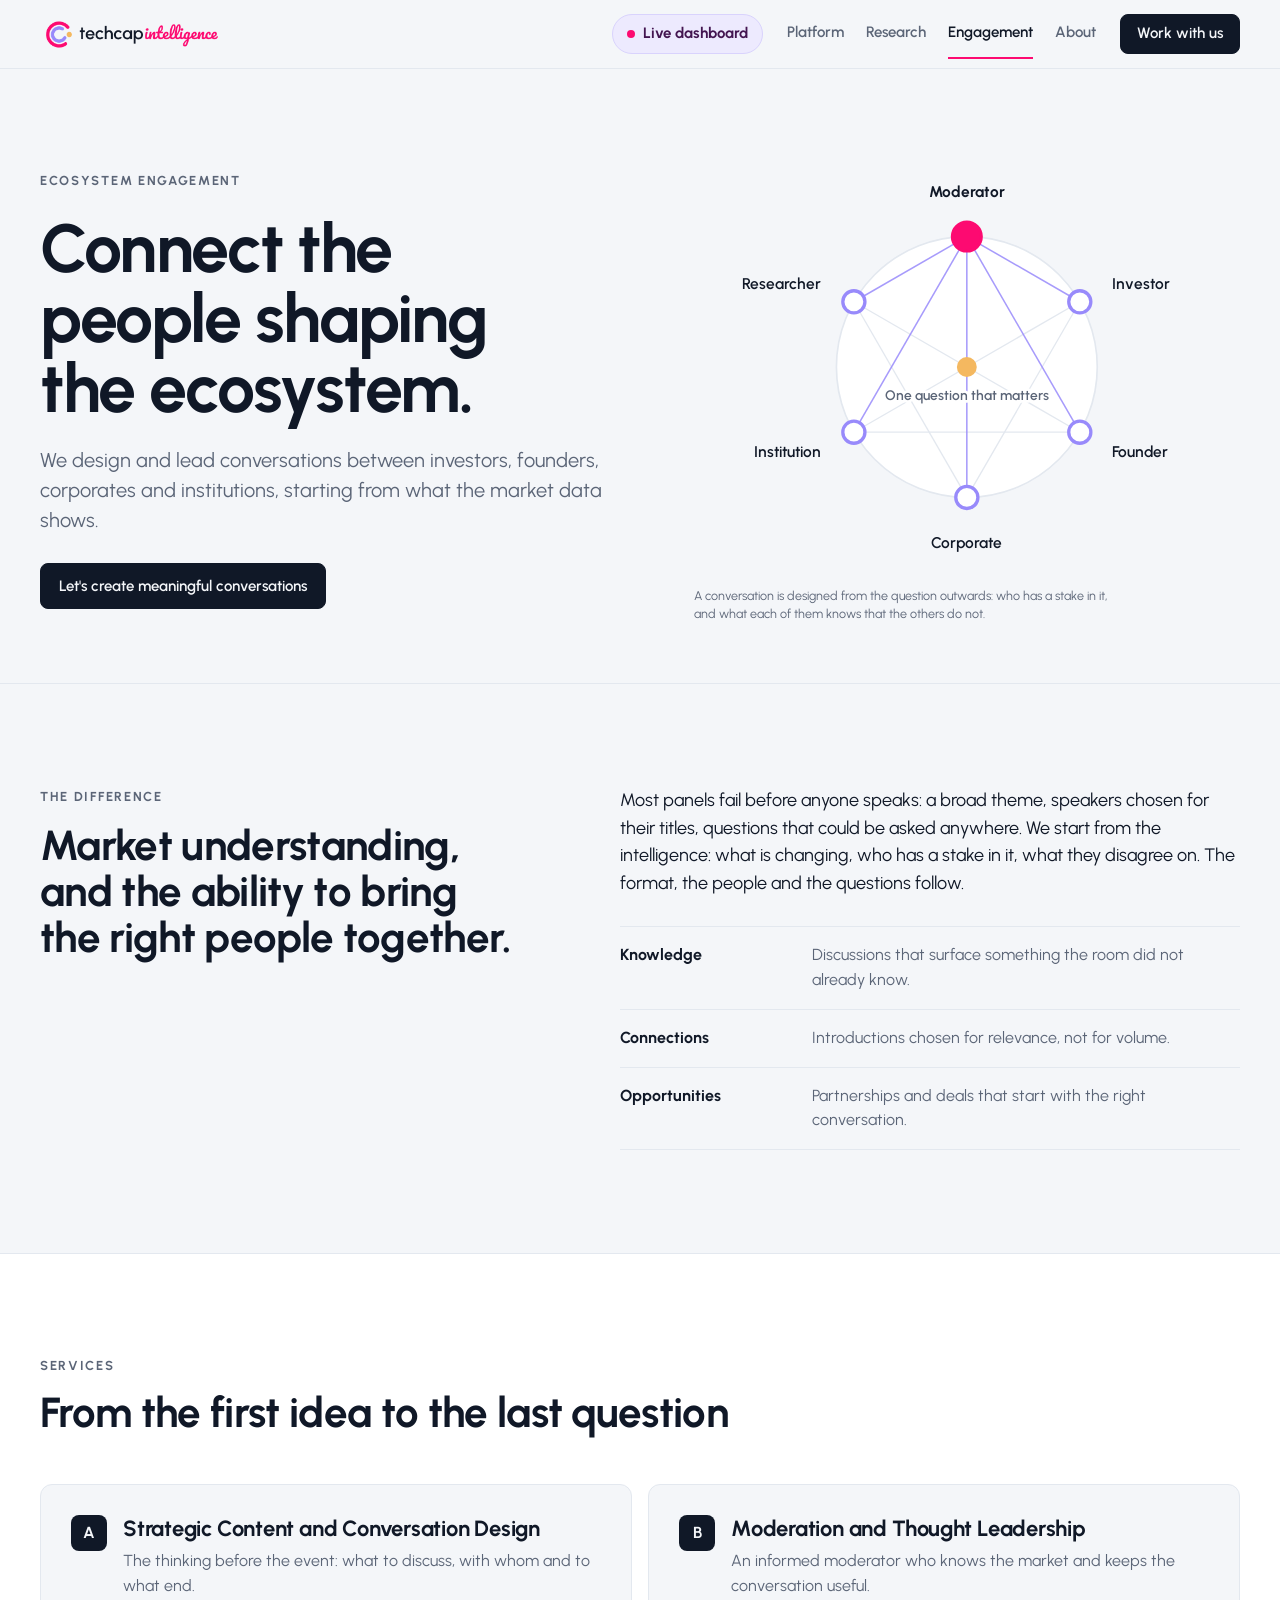
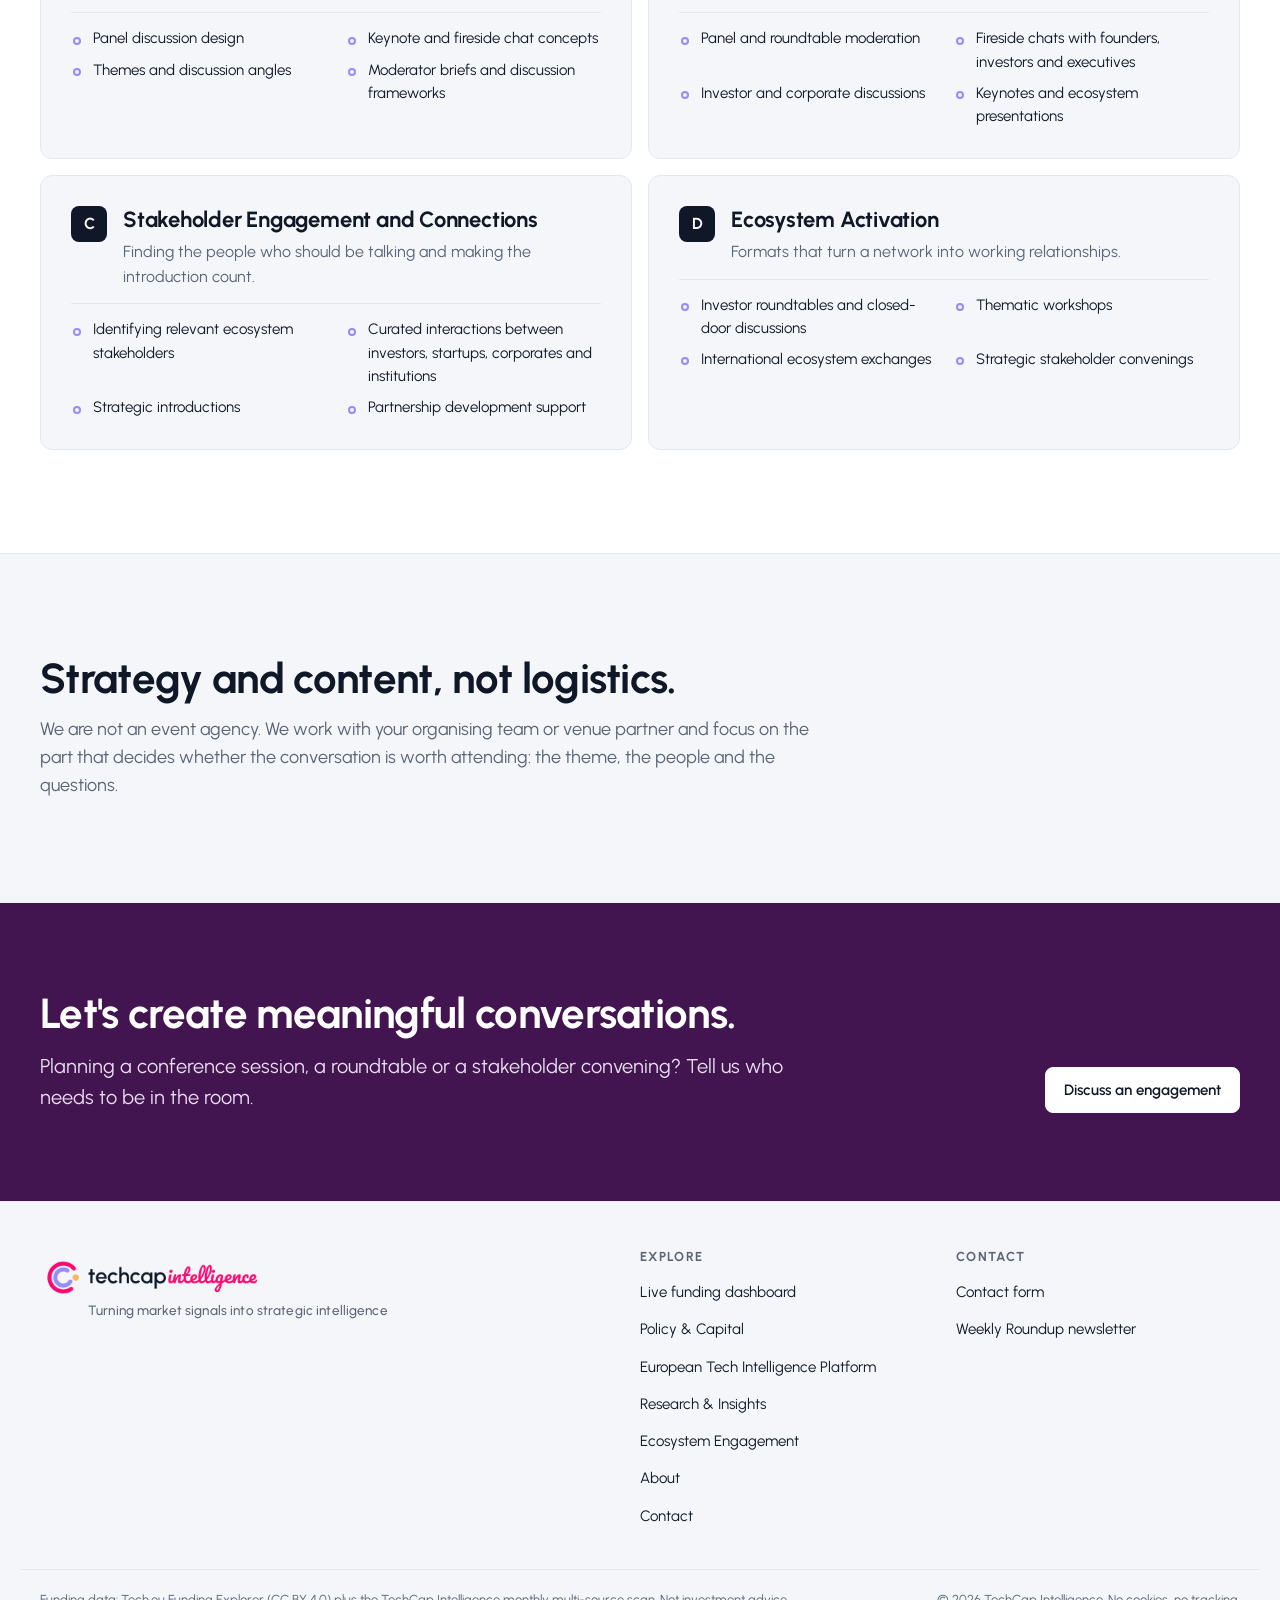
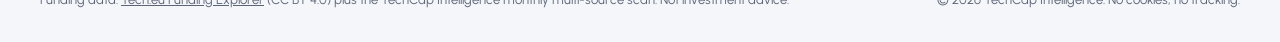
<file: site/engagement.html>
<!doctype html>
<html lang="en">
<head>
<meta charset="utf-8">
<meta name="viewport" content="width=device-width, initial-scale=1, viewport-fit=cover">
<title>Ecosystem Engagement · TechCap Intelligence</title>
<meta name="description" content="Panel and keynote design, moderation, investor and stakeholder roundtables, strategic introductions and ecosystem engagement initiatives, informed by market intelligence.">
<link rel="canonical" href="https://www.techcapintelligence.com/engagement.html">
<meta property="og:type" content="website">
<meta property="og:site_name" content="TechCap Intelligence">
<meta property="og:title" content="Ecosystem Engagement · TechCap Intelligence">
<meta property="og:description" content="Panel and keynote design, moderation, investor and stakeholder roundtables, strategic introductions and ecosystem engagement initiatives, informed by market intelligence.">
<meta property="og:url" content="https://www.techcapintelligence.com/engagement.html">
<meta property="og:image" content="https://www.techcapintelligence.com/assets/apple-touch-icon.png">
<meta name="twitter:card" content="summary">
<link rel="icon" href="assets/favicon.svg" type="image/svg+xml">
<link rel="icon" href="assets/favicon-64.png" sizes="64x64" type="image/png">
<link rel="apple-touch-icon" href="assets/apple-touch-icon.png">
<link rel="preconnect" href="https://fonts.googleapis.com">
<link rel="preconnect" href="https://fonts.gstatic.com" crossorigin>
<link rel="stylesheet" href="https://fonts.googleapis.com/css2?family=Urbanist:wght@400;500;600;700&display=swap">
<link rel="stylesheet" href="assets/site.css?v=20261121">
<link rel="stylesheet" href="assets/shell.css">
</head>
<body>
<a class="sh-skip" href="#main">Skip to content</a>
<header class="sh-head">
  <div class="sh-in">
    <a class="sh-home" href="index.html" aria-label="TechCap Intelligence, home"><span class="sh-logo" role="img" aria-label="TechCap Intelligence logo"><span class="w"></span><span class="m"></span></span></a>
    <div class="sh-right"><a class="sh-dash" href="dashboard.html"><span class="sh-dot" aria-hidden="true"></span><span><span class="sh-long">Live </span>dashboard</span></a><button class="sh-toggle" type="button" aria-expanded="false" aria-controls="sh-nav"><span class="sh-bars" aria-hidden="true"></span><span class="sr-only">Menu</span></button></div>
    <nav class="sh-nav" id="sh-nav" aria-label="Main">
      <a class="sh-dash" href="dashboard.html"><span class="sh-dot" aria-hidden="true"></span><span><span class="sh-long">Live </span>dashboard</span></a>
      <ul><li><a href="platform.html">Platform</a></li><li><a href="research.html">Research</a></li><li><a href="engagement.html" aria-current="page">Engagement</a></li><li><a href="about.html">About</a></li></ul>
      <a class="sh-cta" href="contact.html">Work with us</a>
    </nav>
  </div>
</header>
<main id="main">
<section class="page-hero with-figure">
  <div class="wrap hero-in">
    <div class="hero-text">
      <p class="eyebrow">Ecosystem Engagement</p>
      <h1>Connect the people shaping the ecosystem.</h1>
      <p class="lead">We design and lead conversations between investors, founders, corporates and institutions, starting from what the market data shows.</p>
      <div class="cta-row"><a class="btn btn-solid" href="contact.html#engagement">Let's create meaningful conversations</a></div>
    </div>
    <figure class="roundtable"><svg viewBox="0 0 460 380" role="img" aria-label="A roundtable: a moderator connecting an investor, a founder, a corporate, an institution and a researcher around one question."><circle class="table" cx="230" cy="190" r="118"/><line class="link faint" x1="332.2" y1="131.0" x2="230.0" y2="308.0"/><line class="link faint" x1="332.2" y1="249.0" x2="127.8" y2="249.0"/><line class="link faint" x1="230.0" y1="308.0" x2="127.8" y2="131.0"/><line class="link faint" x1="332.2" y1="131.0" x2="127.8" y2="249.0"/><line class="link faint" x1="332.2" y1="249.0" x2="127.8" y2="131.0"/><line class="link" x1="230.0" y1="72.0" x2="332.2" y2="131.0"/><line class="link" x1="230.0" y1="72.0" x2="332.2" y2="249.0"/><line class="link" x1="230.0" y1="72.0" x2="230.0" y2="308.0"/><line class="link" x1="230.0" y1="72.0" x2="127.8" y2="249.0"/><line class="link" x1="230.0" y1="72.0" x2="127.8" y2="131.0"/><circle class="q" cx="230" cy="190" r="9"/><text class="qt" x="230" y="220" text-anchor="middle">One question that matters</text><circle class="seat mod" cx="230.0" cy="72.0" r="13"/><text x="230.0" y="36.0" text-anchor="middle" class="mod">Moderator</text><circle class="seat" cx="332.2" cy="131.0" r="10"/><text x="361.6" y="119.0" text-anchor="start">Investor</text><circle class="seat" cx="332.2" cy="249.0" r="10"/><text x="361.6" y="271.0" text-anchor="start">Founder</text><circle class="seat" cx="230.0" cy="308.0" r="10"/><text x="230.0" y="354.0" text-anchor="middle">Corporate</text><circle class="seat" cx="127.8" cy="249.0" r="10"/><text x="98.4" y="271.0" text-anchor="end">Institution</text><circle class="seat" cx="127.8" cy="131.0" r="10"/><text x="98.4" y="119.0" text-anchor="end">Researcher</text></svg><figcaption>A conversation is designed from the question outwards: who has a stake in it, and what each of them knows that the others do not.</figcaption></figure>
  </div>
</section>
<section class="section ">
  <div class="wrap split">
    <div><p class="eyebrow">The difference</p><h2>Market understanding, and the ability to bring the right people together.</h2></div>
    <div class="prose"><p>Most panels fail before anyone speaks: a broad theme, speakers chosen for their titles, questions that could be asked anywhere. We start from the intelligence: what is changing, who has a stake in it, what they disagree on. The format, the people and the questions follow.</p><dl class="points"><div><dt>Knowledge</dt><dd>Discussions that surface something the room did not already know.</dd></div><div><dt>Connections</dt><dd>Introductions chosen for relevance, not for volume.</dd></div><div><dt>Opportunities</dt><dd>Partnerships and deals that start with the right conversation.</dd></div></dl></div>
  </div>
</section>

<section class="section tinted" id="services">
  <div class="wrap">
    <div class="sec-head"><p class="eyebrow">Services</p><h2>From the first idea to the last question</h2></div>
    <div class="services">
  <article class="service">
    <div class="service-head"><span class="letter" aria-hidden="true">A</span><div><h3>Strategic Content and Conversation Design</h3><p>The thinking before the event: what to discuss, with whom and to what end.</p></div></div>
    <ul class="ticks"><li>Panel discussion design</li><li>Keynote and fireside chat concepts</li><li>Themes and discussion angles</li><li>Moderator briefs and discussion frameworks</li></ul>
  </article>
  <article class="service">
    <div class="service-head"><span class="letter" aria-hidden="true">B</span><div><h3>Moderation and Thought Leadership</h3><p>An informed moderator who knows the market and keeps the conversation useful.</p></div></div>
    <ul class="ticks"><li>Panel and roundtable moderation</li><li>Fireside chats with founders, investors and executives</li><li>Investor and corporate discussions</li><li>Keynotes and ecosystem presentations</li></ul>
  </article>
  <article class="service">
    <div class="service-head"><span class="letter" aria-hidden="true">C</span><div><h3>Stakeholder Engagement and Connections</h3><p>Finding the people who should be talking and making the introduction count.</p></div></div>
    <ul class="ticks"><li>Identifying relevant ecosystem stakeholders</li><li>Curated interactions between investors, startups, corporates and institutions</li><li>Strategic introductions</li><li>Partnership development support</li></ul>
  </article>
  <article class="service">
    <div class="service-head"><span class="letter" aria-hidden="true">D</span><div><h3>Ecosystem Activation</h3><p>Formats that turn a network into working relationships.</p></div></div>
    <ul class="ticks"><li>Investor roundtables and closed-door discussions</li><li>Thematic workshops</li><li>International ecosystem exchanges</li><li>Strategic stakeholder convenings</li></ul>
  </article>
</div>
  </div>
</section>
<section class="section">
  <div class="wrap callout"><h2>Strategy and content, not logistics.</h2><p>We are not an event agency. We work with your organising team or venue partner and focus on the part that decides whether the conversation is worth attending: the theme, the people and the questions.</p></div>
</section>
<section class="closing">
  <div class="wrap closing-in">
    <div><h2>Let's create meaningful conversations.</h2><p>Planning a conference session, a roundtable or a stakeholder convening? Tell us who needs to be in the room.</p></div>
    <div class="cta-row"><a class="btn btn-light" href="contact.html#engagement">Discuss an engagement</a></div>
  </div>
</section>
</main>
<footer class="site-foot">
  <div class="wrap foot-in">
    <div class="foot-brand">
      <a class="home-link" href="index.html" aria-label="TechCap Intelligence, home"><span class="logo " role="img" aria-label="TechCap Intelligence"><span class="w"></span><span class="m"></span></span></a>
      <p class="slogan">Turning market signals into strategic intelligence</p>
    </div>
    <nav aria-label="Footer">
      <h2>Explore</h2>
      <ul>
        <li><a href="dashboard.html">Live funding dashboard</a></li>
        <li><a href="policy.html">Policy &amp; Capital</a></li>
        <li><a href="platform.html">European Tech Intelligence Platform</a></li>
        <li><a href="research.html">Research &amp; Insights</a></li>
        <li><a href="engagement.html">Ecosystem Engagement</a></li>
        <li><a href="about.html">About</a></li>
        <li><a href="contact.html">Contact</a></li>
      </ul>
    </nav>
    <div>
      <h2>Contact</h2>
      <ul>
        <li><a href="contact.html">Contact form</a></li>
        
        
        <li><a href="https://azizas-newsletter-11fef7.beehiiv.com/" target="_blank" rel="noopener">Weekly Roundup newsletter</a></li>
      </ul>
    </div>
  </div>
  <div class="wrap foot-legal">
    <p>Funding data: <a href="https://funding.tech.eu" target="_blank" rel="noopener">Tech.eu Funding Explorer</a> (CC BY 4.0) plus the TechCap Intelligence monthly multi-source scan. Not investment advice.</p>
    <p>© 2026 TechCap Intelligence. No cookies, no tracking.</p>
  </div>
</footer>
<script src="assets/shell.js" defer></script>
<script src="assets/site.js?v=20261121" defer></script>
</body>
</html>
</file>
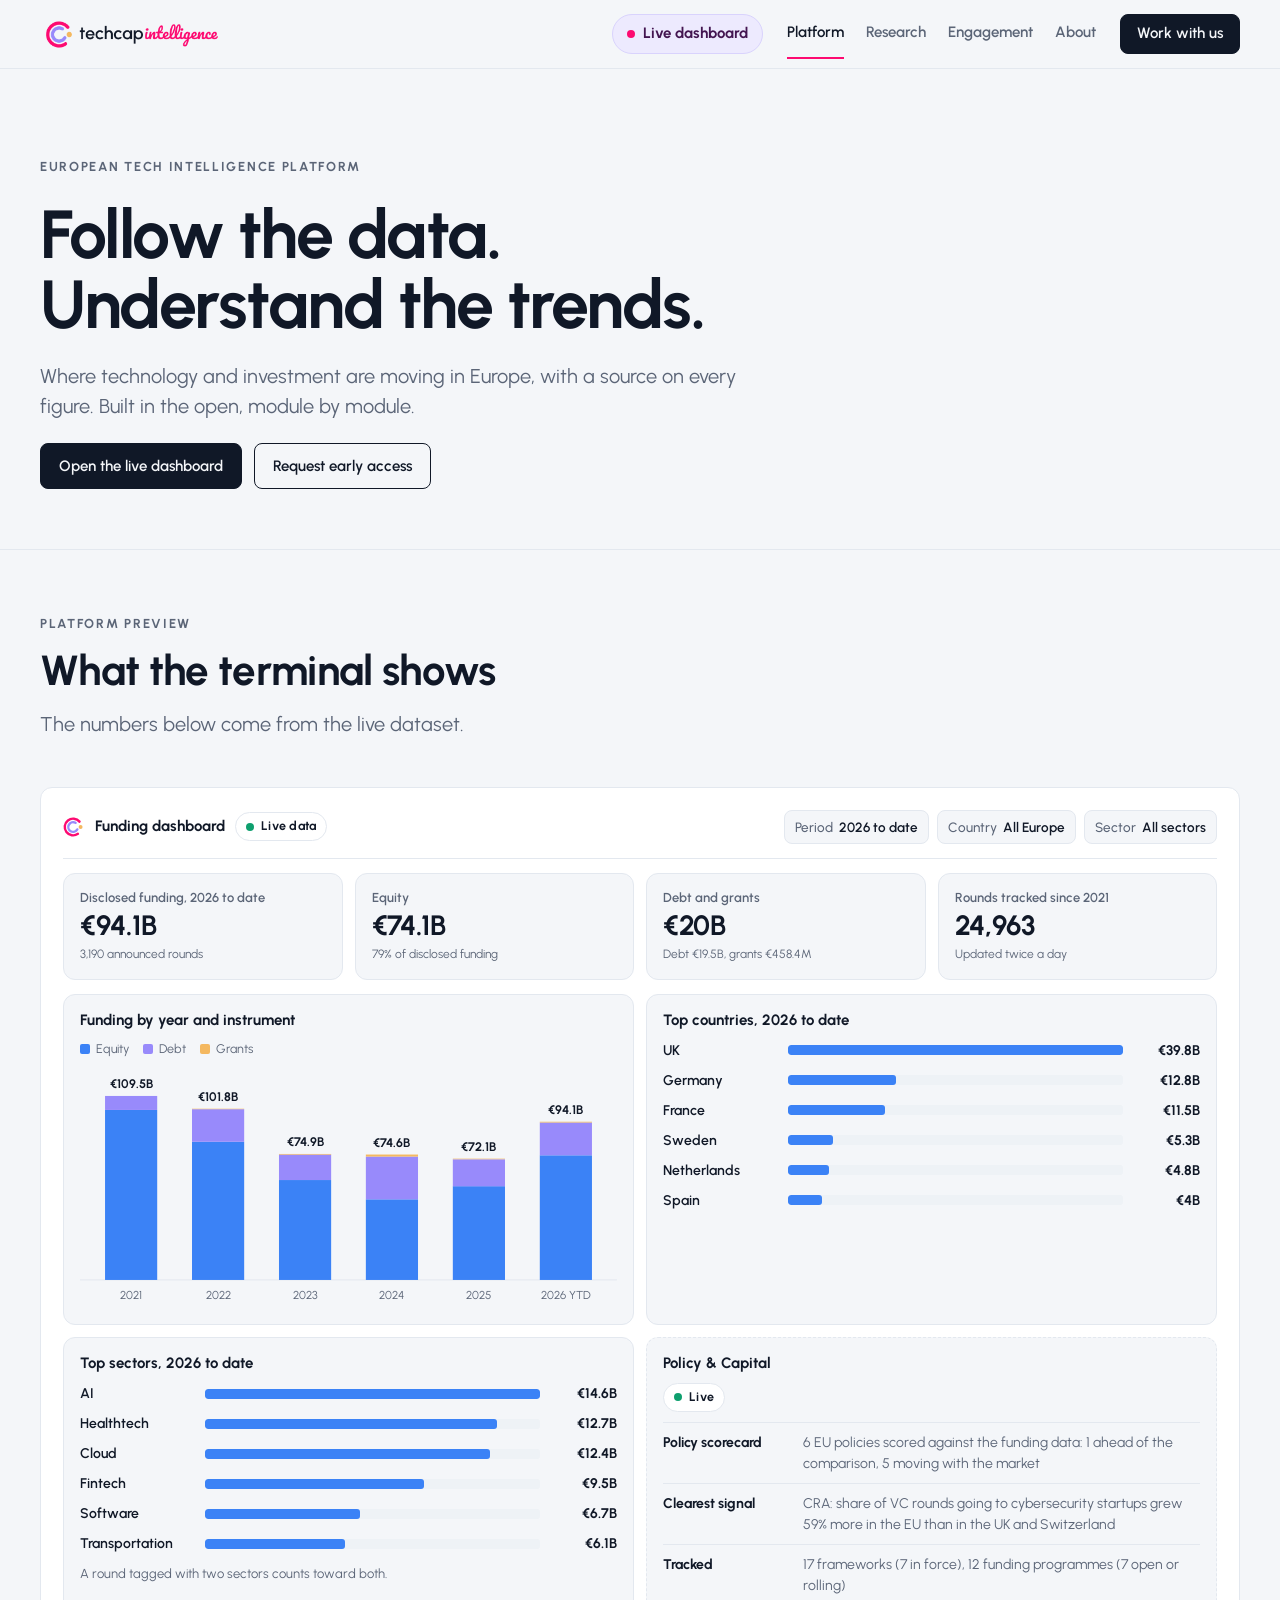
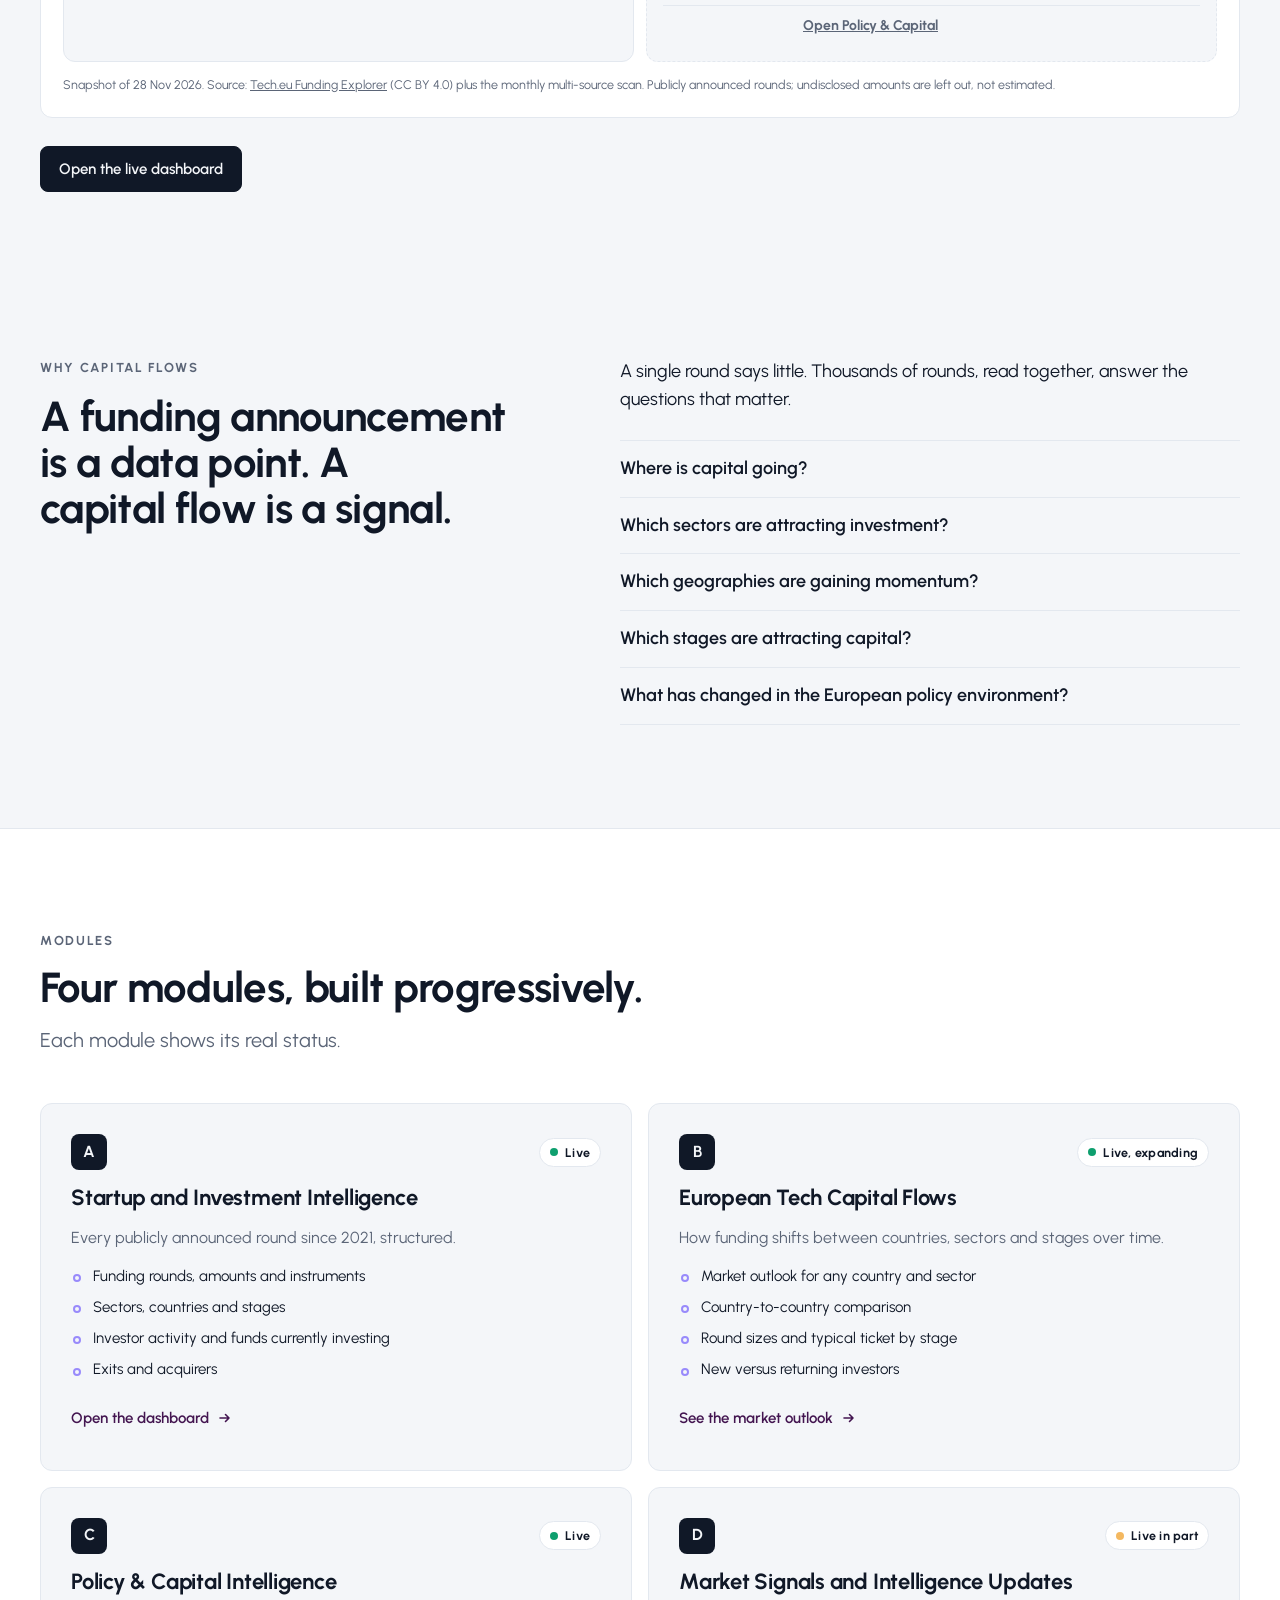
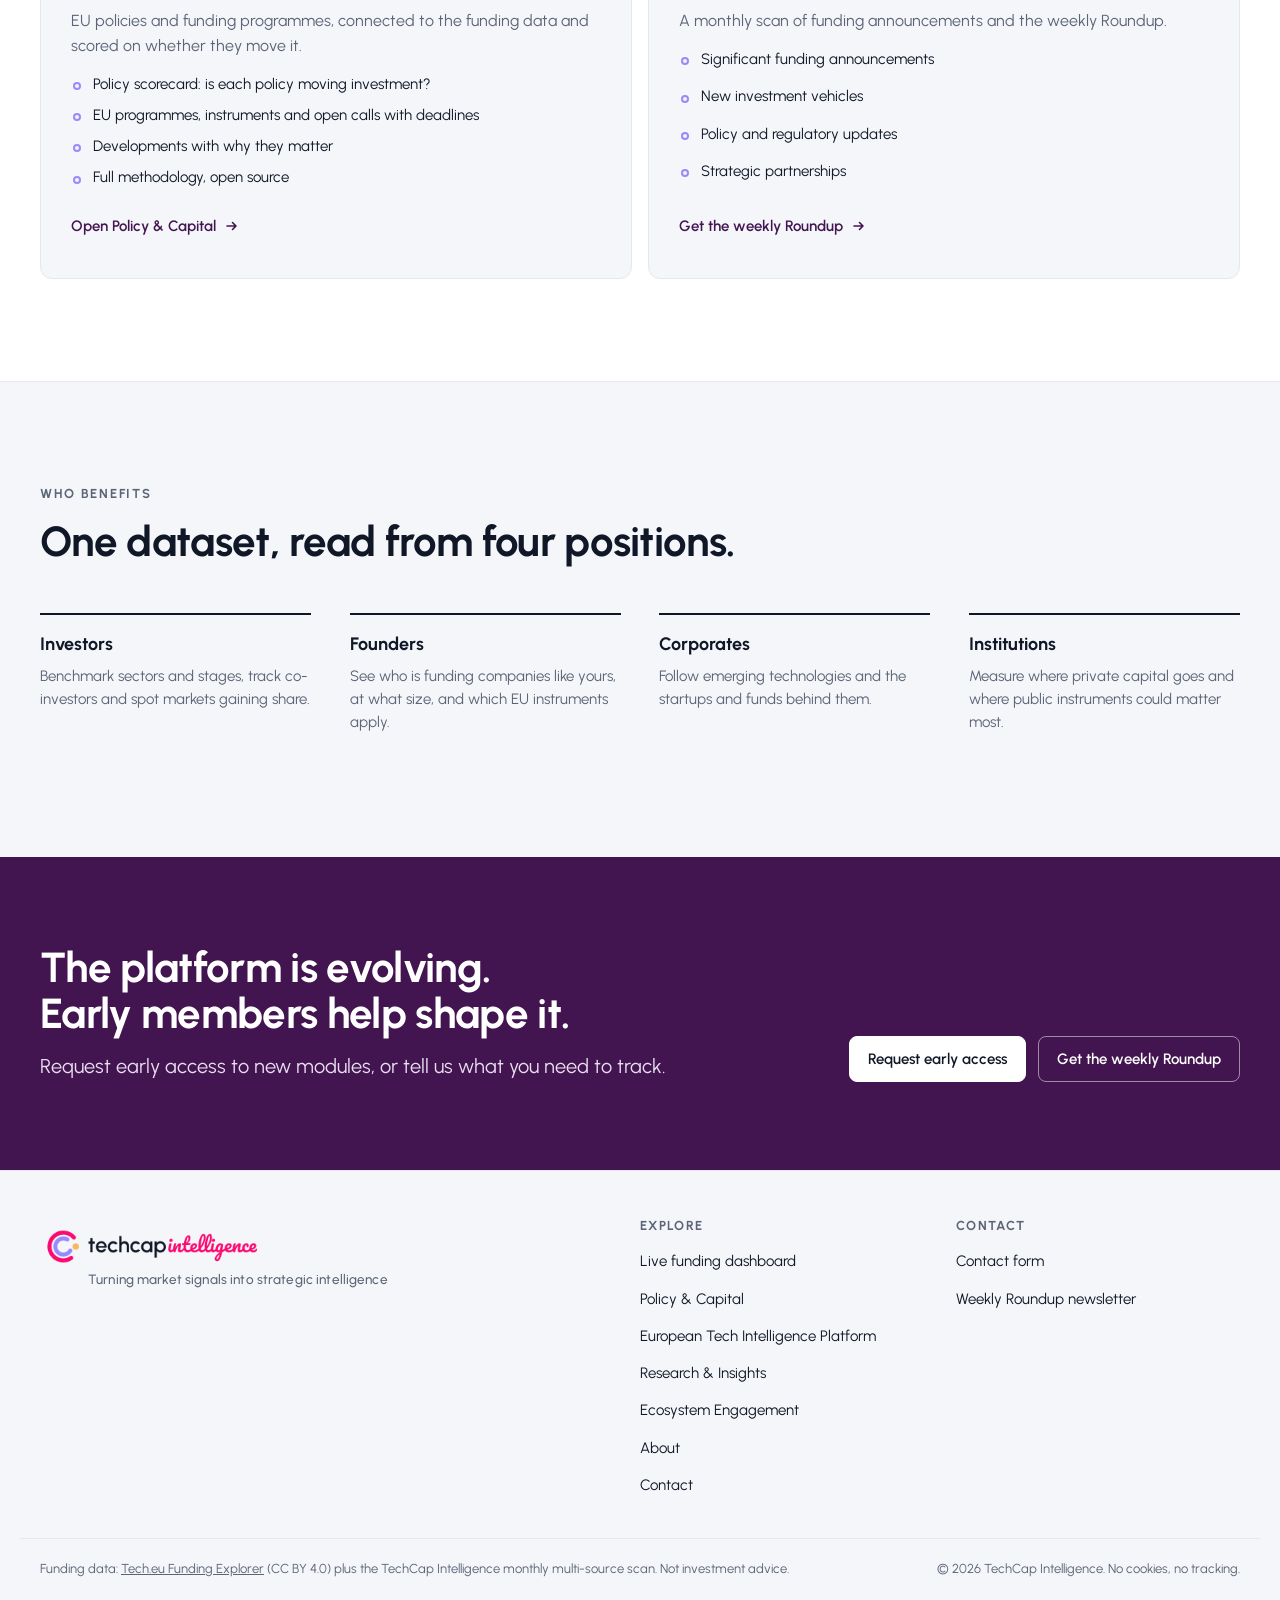
<file: site/platform.html>
<!doctype html>
<html lang="en">
<head>
<meta charset="utf-8">
<meta name="viewport" content="width=device-width, initial-scale=1, viewport-fit=cover">
<title>European Tech Intelligence Platform · TechCap Intelligence</title>
<meta name="description" content="A lightweight intelligence terminal for European startup funding, investor activity, capital flows and EU policy. The funding dashboard and the Policy &amp; Capital scorecard are live.">
<link rel="canonical" href="https://www.techcapintelligence.com/platform.html">
<meta property="og:type" content="website">
<meta property="og:site_name" content="TechCap Intelligence">
<meta property="og:title" content="European Tech Intelligence Platform · TechCap Intelligence">
<meta property="og:description" content="A lightweight intelligence terminal for European startup funding, investor activity, capital flows and EU policy. The funding dashboard and the Policy &amp; Capital scorecard are live.">
<meta property="og:url" content="https://www.techcapintelligence.com/platform.html">
<meta property="og:image" content="https://www.techcapintelligence.com/assets/apple-touch-icon.png">
<meta name="twitter:card" content="summary">
<link rel="icon" href="assets/favicon.svg" type="image/svg+xml">
<link rel="icon" href="assets/favicon-64.png" sizes="64x64" type="image/png">
<link rel="apple-touch-icon" href="assets/apple-touch-icon.png">
<link rel="preconnect" href="https://fonts.googleapis.com">
<link rel="preconnect" href="https://fonts.gstatic.com" crossorigin>
<link rel="stylesheet" href="https://fonts.googleapis.com/css2?family=Urbanist:wght@400;500;600;700&display=swap">
<link rel="stylesheet" href="assets/site.css?v=20261121">
<link rel="stylesheet" href="assets/shell.css">
</head>
<body>
<a class="sh-skip" href="#main">Skip to content</a>
<header class="sh-head">
  <div class="sh-in">
    <a class="sh-home" href="index.html" aria-label="TechCap Intelligence, home"><span class="sh-logo" role="img" aria-label="TechCap Intelligence logo"><span class="w"></span><span class="m"></span></span></a>
    <div class="sh-right"><a class="sh-dash" href="dashboard.html"><span class="sh-dot" aria-hidden="true"></span><span><span class="sh-long">Live </span>dashboard</span></a><button class="sh-toggle" type="button" aria-expanded="false" aria-controls="sh-nav"><span class="sh-bars" aria-hidden="true"></span><span class="sr-only">Menu</span></button></div>
    <nav class="sh-nav" id="sh-nav" aria-label="Main">
      <a class="sh-dash" href="dashboard.html"><span class="sh-dot" aria-hidden="true"></span><span><span class="sh-long">Live </span>dashboard</span></a>
      <ul><li><a href="platform.html" aria-current="page">Platform</a></li><li><a href="research.html">Research</a></li><li><a href="engagement.html">Engagement</a></li><li><a href="about.html">About</a></li></ul>
      <a class="sh-cta" href="contact.html">Work with us</a>
    </nav>
  </div>
</header>
<main id="main">
<section class="page-hero">
  <div class="wrap">
    <p class="eyebrow">European Tech Intelligence Platform</p>
    <h1>Follow the data. Understand the trends.</h1>
    <p class="lead">Where technology and investment are moving in Europe, with a source on every figure. Built in the open, module by module.</p>
    <div class="cta-row"><a class="btn btn-solid" href="dashboard.html">Open the live dashboard</a><a class="btn btn-outline" href="contact.html#platform">Request early access</a></div>
    
  </div>
</section>

<section class="section tight" id="preview">
  <div class="wrap">
    <div class="sec-head"><p class="eyebrow">Platform preview</p><h2>What the terminal shows</h2><p class="lead">The numbers below come from the live dataset.</p></div>
    <div class="terminal">
  <div class="term-bar"><div class="term-title"><svg class="sym" width="22" height="22" viewBox="0 0 100 100" aria-hidden="true"><g fill="none" stroke-linecap="round" stroke-width="11"><path stroke="#FD0A71" d="M75.1 25.6 A38 38 0 1 0 67.8 81.1"/><path stroke="#988AFB" d="M57.0 30.9 A22 22 0 1 0 65.1 61.0"/></g><circle fill="#F4B860" cx="80" cy="50" r="9"/></svg><span>Funding dashboard</span><span class="status status-live">Live data</span></div><div class="chips" aria-label="Preview filters"><span class="chip"><em>Period</em>2026 to date</span><span class="chip"><em>Country</em>All Europe</span><span class="chip"><em>Sector</em>All sectors</span></div></div>
  <div class="tiles">
    <div class="tile"><h3>Disclosed funding, 2026 to date</h3><p class="big">€94.1B</p><p class="chg">3,190 announced rounds</p></div>
    <div class="tile"><h3>Equity</h3><p class="big">€74.1B</p><p class="chg">79% of disclosed funding</p></div>
    <div class="tile"><h3>Debt and grants</h3><p class="big">€20B</p><p class="chg">Debt €19.5B, grants €458.4M</p></div>
    <div class="tile"><h3>Rounds tracked since 2021</h3><p class="big">24,963</p><p class="chg">Updated twice a day</p></div>
  </div>
  <div class="term-grid">
    <section class="panel wide"><h3>Funding by year and instrument</h3><p class="legend"><span class="k-equity">Equity</span><span class="k-debt">Debt</span><span class="k-grant">Grants</span></p><svg class="chart-years" viewBox="0 0 560 250" role="img" aria-label="Disclosed funding by year. 2021: €109.5B; 2022: €101.8B; 2023: €74.9B; 2024: €74.6B; 2025: €72.1B; 2026 to date: €94.1B."><line class="axis" x1="0" x2="560" y1="220" y2="220"/><rect class="k-equity" x="26.1" y="42.7" width="54.4" height="177.3"/><rect class="k-debt" x="26.1" y="28.1" width="54.4" height="14.6"/><text class="val" x="53.3" y="20.0" text-anchor="middle">€109.5B</text><text class="tick" x="53.3" y="240" text-anchor="middle">2021</text><rect class="k-equity" x="116.8" y="75.9" width="54.4" height="144.1"/><rect class="k-debt" x="116.8" y="41.9" width="54.4" height="34.0"/><rect class="k-grant" x="116.8" y="41.4" width="54.4" height="0.5"/><text class="val" x="144.0" y="33.4" text-anchor="middle">€101.8B</text><text class="tick" x="144.0" y="240" text-anchor="middle">2022</text><rect class="k-equity" x="207.5" y="115.8" width="54.4" height="104.2"/><rect class="k-debt" x="207.5" y="89.2" width="54.4" height="26.6"/><rect class="k-grant" x="207.5" y="88.6" width="54.4" height="0.7"/><text class="val" x="234.7" y="80.6" text-anchor="middle">€74.9B</text><text class="tick" x="234.7" y="240" text-anchor="middle">2023</text><rect class="k-equity" x="298.1" y="135.9" width="54.4" height="84.1"/><rect class="k-debt" x="298.1" y="91.3" width="54.4" height="44.6"/><rect class="k-grant" x="298.1" y="89.2" width="54.4" height="2.1"/><text class="val" x="325.3" y="81.2" text-anchor="middle">€74.6B</text><text class="tick" x="325.3" y="240" text-anchor="middle">2024</text><rect class="k-equity" x="388.8" y="122.2" width="54.4" height="97.8"/><rect class="k-debt" x="388.8" y="94.2" width="54.4" height="28.1"/><rect class="k-grant" x="388.8" y="93.5" width="54.4" height="0.6"/><text class="val" x="416.0" y="85.5" text-anchor="middle">€72.1B</text><text class="tick" x="416.0" y="240" text-anchor="middle">2025</text><rect class="k-equity" x="479.5" y="90.0" width="54.4" height="130.0"/><rect class="k-debt" x="479.5" y="55.8" width="54.4" height="34.2"/><rect class="k-grant" x="479.5" y="55.0" width="54.4" height="0.8"/><text class="val" x="506.7" y="47.0" text-anchor="middle">€94.1B</text><text class="tick" x="506.7" y="240" text-anchor="middle">2026 YTD</text></svg></section>
    <section class="panel"><h3>Top countries, 2026 to date</h3><ol class="rank"><li><span class="rk-n">UK</span><span class="rk-bar"><i style="width:100.0%"></i></span><span class="rk-v">€39.8B</span></li><li><span class="rk-n">Germany</span><span class="rk-bar"><i style="width:32.3%"></i></span><span class="rk-v">€12.8B</span></li><li><span class="rk-n">France</span><span class="rk-bar"><i style="width:28.9%"></i></span><span class="rk-v">€11.5B</span></li><li><span class="rk-n">Sweden</span><span class="rk-bar"><i style="width:13.3%"></i></span><span class="rk-v">€5.3B</span></li><li><span class="rk-n">Netherlands</span><span class="rk-bar"><i style="width:12.1%"></i></span><span class="rk-v">€4.8B</span></li><li><span class="rk-n">Spain</span><span class="rk-bar"><i style="width:10.2%"></i></span><span class="rk-v">€4B</span></li></ol></section>
    <section class="panel"><h3>Top sectors, 2026 to date</h3><ol class="rank"><li><span class="rk-n">AI</span><span class="rk-bar"><i style="width:100.0%"></i></span><span class="rk-v">€14.6B</span></li><li><span class="rk-n">Healthtech</span><span class="rk-bar"><i style="width:87.3%"></i></span><span class="rk-v">€12.7B</span></li><li><span class="rk-n">Cloud</span><span class="rk-bar"><i style="width:85.0%"></i></span><span class="rk-v">€12.4B</span></li><li><span class="rk-n">Fintech</span><span class="rk-bar"><i style="width:65.4%"></i></span><span class="rk-v">€9.5B</span></li><li><span class="rk-n">Software</span><span class="rk-bar"><i style="width:46.2%"></i></span><span class="rk-v">€6.7B</span></li><li><span class="rk-n">Transportation</span><span class="rk-bar"><i style="width:41.9%"></i></span><span class="rk-v">€6.1B</span></li></ol><p class="note">A round tagged with two sectors counts toward both.</p></section>
    <section class="panel sample"><h3>Policy &amp; Capital</h3><p class="status status-live">Live</p><dl>
    <div><dt>Policy scorecard</dt><dd>6 EU policies scored against the funding data: 1 ahead of the comparison, 5 moving with the market</dd></div>
    <div><dt>Clearest signal</dt><dd>CRA: share of VC rounds going to cybersecurity startups grew 59% more in the EU than in the UK and Switzerland</dd></div>
    <div><dt>Tracked</dt><dd>17 frameworks (7 in force), 12 funding programmes (7 open or rolling)</dd></div>
    <div><dt></dt><dd><a href="policy.html">Open Policy &amp; Capital</a></dd></div></dl></section>
  </div>
  <p class="term-foot">Snapshot of 28 Nov 2026. Source: <a href="https://funding.tech.eu" target="_blank" rel="noopener">Tech.eu Funding Explorer</a> (CC BY 4.0) plus the monthly multi-source scan. Publicly announced rounds; undisclosed amounts are left out, not estimated.</p>
</div>
    <p class="after"><a class="btn btn-solid" href="dashboard.html">Open the live dashboard</a></p>
  </div>
</section>
<section class="section ">
  <div class="wrap split">
    <div><p class="eyebrow">Why capital flows</p><h2>A funding announcement is a data point. A capital flow is a signal.</h2></div>
    <div class="prose"><p>A single round says little. Thousands of rounds, read together, answer the questions that matter.</p><ul class="questions"><li>Where is capital going?</li><li>Which sectors are attracting investment?</li><li>Which geographies are gaining momentum?</li><li>Which stages are attracting capital?</li><li>What has changed in the European policy environment?</li></ul></div>
  </div>
</section>

<section class="section tinted" id="modules">
  <div class="wrap">
    <div class="sec-head"><p class="eyebrow">Modules</p><h2>Four modules, built progressively.</h2><p class="lead">Each module shows its real status.</p></div>
    <div class="modules">
      <article class="module">
        <div class="module-head"><span class="letter" aria-hidden="true">A</span><span class="status status-live">Live</span></div>
        <h3>Startup and Investment Intelligence</h3>
        <p>Every publicly announced round since 2021, structured.</p>
        <ul class="ticks"><li>Funding rounds, amounts and instruments</li><li>Sectors, countries and stages</li><li>Investor activity and funds currently investing</li><li>Exits and acquirers</li></ul>
        <p class="more"><a class="btn btn-text" href="dashboard.html">Open the dashboard<svg class="arr" width="16" height="16" viewBox="0 0 16 16" aria-hidden="true"><path d="M3 8h9M8.5 4.5 12 8l-3.500 3.500" fill="none" stroke="currentColor" stroke-width="1.6" stroke-linecap="round" stroke-linejoin="round"/></svg></a></p>
      </article>
      <article class="module">
        <div class="module-head"><span class="letter" aria-hidden="true">B</span><span class="status status-live">Live, expanding</span></div>
        <h3>European Tech Capital Flows</h3>
        <p>How funding shifts between countries, sectors and stages over time.</p>
        <ul class="ticks"><li>Market outlook for any country and sector</li><li>Country-to-country comparison</li><li>Round sizes and typical ticket by stage</li><li>New versus returning investors</li></ul>
        <p class="more"><a class="btn btn-text" href="dashboard.html">See the market outlook<svg class="arr" width="16" height="16" viewBox="0 0 16 16" aria-hidden="true"><path d="M3 8h9M8.5 4.5 12 8l-3.500 3.500" fill="none" stroke="currentColor" stroke-width="1.6" stroke-linecap="round" stroke-linejoin="round"/></svg></a></p>
      </article>
      <article class="module">
        <div class="module-head"><span class="letter" aria-hidden="true">C</span><span class="status status-live">Live</span></div>
        <h3>Policy &amp; Capital Intelligence</h3>
        <p>EU policies and funding programmes, connected to the funding data and scored on whether they move it.</p>
        <ul class="ticks"><li>Policy scorecard: is each policy moving investment?</li><li>EU programmes, instruments and open calls with deadlines</li><li>Developments with why they matter</li><li>Full methodology, open source</li></ul>
        <p class="more"><a class="btn btn-text" href="policy.html">Open Policy &amp; Capital<svg class="arr" width="16" height="16" viewBox="0 0 16 16" aria-hidden="true"><path d="M3 8h9M8.5 4.5 12 8l-3.500 3.500" fill="none" stroke="currentColor" stroke-width="1.6" stroke-linecap="round" stroke-linejoin="round"/></svg></a></p>
      </article>
      <article class="module">
        <div class="module-head"><span class="letter" aria-hidden="true">D</span><span class="status status-partial">Live in part</span></div>
        <h3>Market Signals and Intelligence Updates</h3>
        <p>A monthly scan of funding announcements and the weekly Roundup.</p>
        <ul class="ticks"><li>Significant funding announcements</li><li>New investment vehicles</li><li>Policy and regulatory updates</li><li>Strategic partnerships</li></ul>
        <p class="more"><a class="btn btn-text" href="https://azizas-newsletter-11fef7.beehiiv.com/" target="_blank" rel="noopener">Get the weekly Roundup<svg class="arr" width="16" height="16" viewBox="0 0 16 16" aria-hidden="true"><path d="M3 8h9M8.5 4.5 12 8l-3.500 3.500" fill="none" stroke="currentColor" stroke-width="1.6" stroke-linecap="round" stroke-linejoin="round"/></svg></a></p>
      </article>
    </div>
  </div>
</section>
<section class="section">
  <div class="wrap">
    <div class="sec-head"><p class="eyebrow">Who benefits</p><h2>One dataset, read from four positions.</h2></div>
    <dl class="name-list cols-4"><div><dt>Investors</dt><dd>Benchmark sectors and stages, track co-investors and spot markets gaining share.</dd></div><div><dt>Founders</dt><dd>See who is funding companies like yours, at what size, and which EU instruments apply.</dd></div><div><dt>Corporates</dt><dd>Follow emerging technologies and the startups and funds behind them.</dd></div><div><dt>Institutions</dt><dd>Measure where private capital goes and where public instruments could matter most.</dd></div></dl>
  </div>
</section>
<section class="closing">
  <div class="wrap closing-in">
    <div><h2>The platform is evolving. Early members help shape it.</h2><p>Request early access to new modules, or tell us what you need to track.</p></div>
    <div class="cta-row"><a class="btn btn-light" href="contact.html#platform">Request early access</a><a class="btn btn-ghost" href="https://azizas-newsletter-11fef7.beehiiv.com/" target="_blank" rel="noopener">Get the weekly Roundup</a></div>
  </div>
</section>
</main>
<footer class="site-foot">
  <div class="wrap foot-in">
    <div class="foot-brand">
      <a class="home-link" href="index.html" aria-label="TechCap Intelligence, home"><span class="logo " role="img" aria-label="TechCap Intelligence"><span class="w"></span><span class="m"></span></span></a>
      <p class="slogan">Turning market signals into strategic intelligence</p>
    </div>
    <nav aria-label="Footer">
      <h2>Explore</h2>
      <ul>
        <li><a href="dashboard.html">Live funding dashboard</a></li>
        <li><a href="policy.html">Policy &amp; Capital</a></li>
        <li><a href="platform.html">European Tech Intelligence Platform</a></li>
        <li><a href="research.html">Research &amp; Insights</a></li>
        <li><a href="engagement.html">Ecosystem Engagement</a></li>
        <li><a href="about.html">About</a></li>
        <li><a href="contact.html">Contact</a></li>
      </ul>
    </nav>
    <div>
      <h2>Contact</h2>
      <ul>
        <li><a href="contact.html">Contact form</a></li>
        
        
        <li><a href="https://azizas-newsletter-11fef7.beehiiv.com/" target="_blank" rel="noopener">Weekly Roundup newsletter</a></li>
      </ul>
    </div>
  </div>
  <div class="wrap foot-legal">
    <p>Funding data: <a href="https://funding.tech.eu" target="_blank" rel="noopener">Tech.eu Funding Explorer</a> (CC BY 4.0) plus the TechCap Intelligence monthly multi-source scan. Not investment advice.</p>
    <p>© 2026 TechCap Intelligence. No cookies, no tracking.</p>
  </div>
</footer>
<script src="assets/shell.js" defer></script>
<script src="assets/site.js?v=20261121" defer></script>
</body>
</html>
</file>
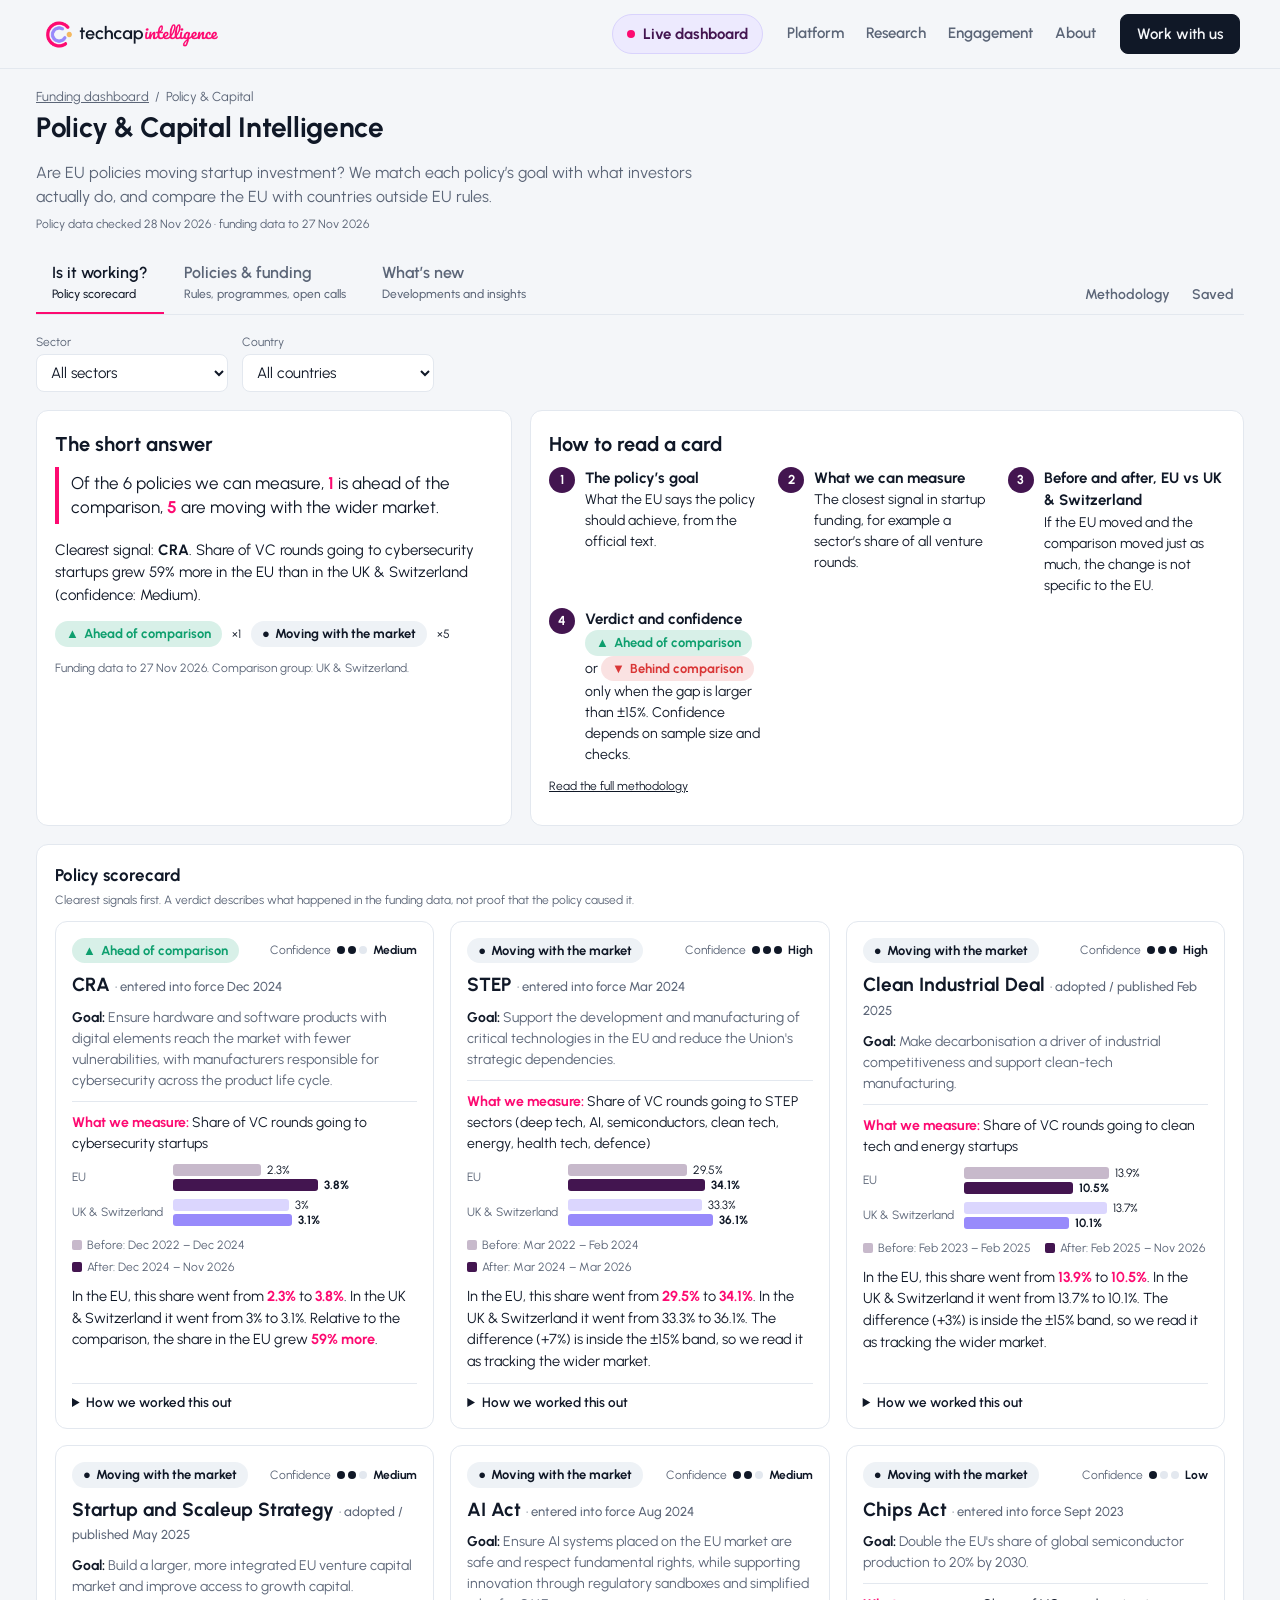
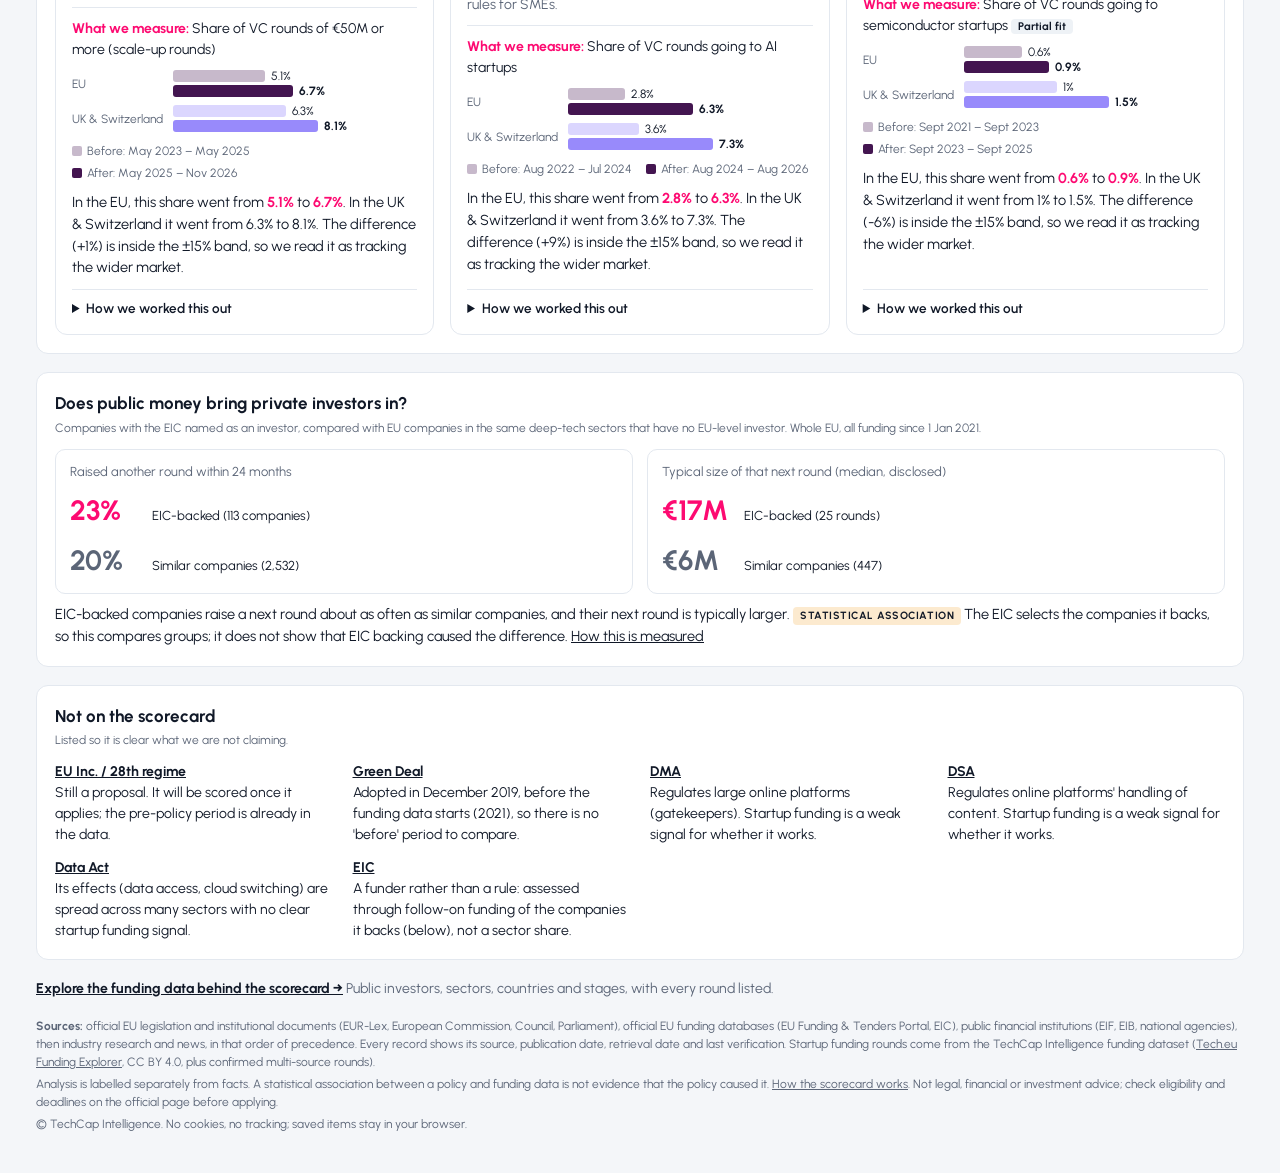
<file: site/policy.html>
<!doctype html>
<html lang="en">
<head>
<meta charset="utf-8">
<meta name="viewport" content="width=device-width, initial-scale=1, viewport-fit=cover">
<title>Policy & Capital Intelligence · TechCap Intelligence</title>
<meta name="description" content="How European policy priorities translate into funding, investment activity and opportunities for startups: EU policy radar, funding opportunities, policy-to-capital analytics and an evidence-based developments feed.">
<link rel="icon" href="assets/favicon.svg" type="image/svg+xml">
<link rel="icon" href="assets/favicon-64.png" sizes="64x64" type="image/png">
<link rel="apple-touch-icon" href="assets/apple-touch-icon.png">
<link rel="preconnect" href="https://fonts.googleapis.com">
<link rel="preconnect" href="https://fonts.gstatic.com" crossorigin>
<link rel="stylesheet" href="https://fonts.googleapis.com/css2?family=Urbanist:wght@400;500;600;700&display=swap">
<link rel="stylesheet" href="assets/shell.css?v=1">
<link rel="stylesheet" href="assets/style.css?v=20261121">
<link rel="stylesheet" href="assets/policy.css?v=2">
</head>
<body class="policy">
<!-- shared-header -->
<a class="sh-skip" href="#main">Skip to content</a>
<header class="sh-head">
  <div class="sh-in">
    <a class="sh-home" href="index.html" aria-label="TechCap Intelligence, home"><span class="sh-logo" role="img" aria-label="TechCap Intelligence logo"><span class="w"></span><span class="m"></span></span></a>
    <div class="sh-right"><a class="sh-dash" href="dashboard.html"><span class="sh-dot" aria-hidden="true"></span><span><span class="sh-long">Live </span>dashboard</span></a><button class="sh-toggle" type="button" aria-expanded="false" aria-controls="sh-nav"><span class="sh-bars" aria-hidden="true"></span><span class="sr-only">Menu</span></button></div>
    <nav class="sh-nav" id="sh-nav" aria-label="Main">
      <a class="sh-dash" href="dashboard.html"><span class="sh-dot" aria-hidden="true"></span><span><span class="sh-long">Live </span>dashboard</span></a>
      <ul><li><a href="platform.html">Platform</a></li><li><a href="research.html">Research</a></li><li><a href="engagement.html">Engagement</a></li><li><a href="about.html">About</a></li></ul>
      <a class="sh-cta" href="contact.html">Work with us</a>
    </nav>
  </div>
</header>
<!-- /shared-header -->
<div class="wrap" id="main">
  <div class="page-title">
    <div class="pt-text">
      <p class="crumbs"><a href="dashboard.html">Funding dashboard</a> <span aria-hidden="true">/</span> Policy &amp; Capital</p>
      <h1>Policy &amp; Capital Intelligence</h1>
    </div>
  </div>

  <div class="intro">
    <p id="lead">Are EU policies moving startup investment? We match each policy’s goal with what investors actually do, and compare the EU with countries outside EU rules.</p>
    <p class="updated" id="pUpdated"></p>
  </div>

  <nav class="ptabs" id="tabs" aria-label="Policy & Capital sections">
    <a href="#score" data-view="score">Is it working?<small>Policy scorecard</small></a>
    <a href="#policies" data-view="policies">Policies &amp; funding<small>Rules, programmes, open calls</small></a>
    <a href="#news" data-view="news">What’s new<small>Developments and insights</small></a>
    <span class="ptabs-end"><a href="#method" data-view="method" class="minor">Methodology</a><a href="#saved" data-view="saved" class="minor">Saved <span class="count" id="savedCount"></span></a></span>
  </nav>

  <div class="pfilters" id="filters" role="search" aria-label="Filters">
    <label>Sector <select id="pSector"></select></label>
    <label>Country <select id="pCountry"></select></label>
    <button class="linkbtn" id="pMore" type="button" aria-expanded="false" aria-controls="pMoreBox">More filters</button>
    <button class="linkbtn" id="pReset" type="button" hidden>Clear filters</button>
    <div class="pmore" id="pMoreBox" hidden>
      <label data-f="stage">Startup stage <select id="pStage"></select></label>
      <label data-f="status">Status <select id="pStatus"></select></label>
      <label data-f="framework">Policy <select id="pFramework"></select></label>
      <label data-f="instrument">Funding type <select id="pInstrument"></select></label>
      <label data-f="since">Published since <input type="month" id="pSince"></label>
      <button class="linkbtn" id="pSaveSearch" type="button">Save this search</button>
    </div>
    <p class="fnote" id="pFilterNote" hidden></p>
  </div>

  <div id="view" aria-live="polite"><p class="empty">Loading…</p></div>

  <footer class="foot">
    <p><b>Sources:</b> official EU legislation and institutional documents (EUR-Lex, European Commission, Council, Parliament), official EU funding databases (EU Funding &amp; Tenders Portal, EIC), public financial institutions (EIF, EIB, national agencies), then industry research and news, in that order of precedence. Every record shows its source, publication date, retrieval date and last verification. Startup funding rounds come from the TechCap Intelligence funding dataset (<a href="https://funding.tech.eu" target="_blank" rel="noopener">Tech.eu Funding Explorer</a>, CC BY 4.0, plus confirmed multi-source rounds).</p>
    <p>Analysis is labelled separately from facts. A statistical association between a policy and funding data is not evidence that the policy caused it. <a href="#method">How the scorecard works</a>. Not legal, financial or investment advice; check eligibility and deadlines on the official page before applying.</p>
    <p>© TechCap Intelligence. No cookies, no tracking; saved items stay in your browser.</p>
  </footer>
</div>
<div class="tip" id="tip" hidden></div>
<script src="assets/shell.js?v=1" defer></script>
<script type="module" src="assets/policy.js?v=2"></script>
</body>
</html>
</file>
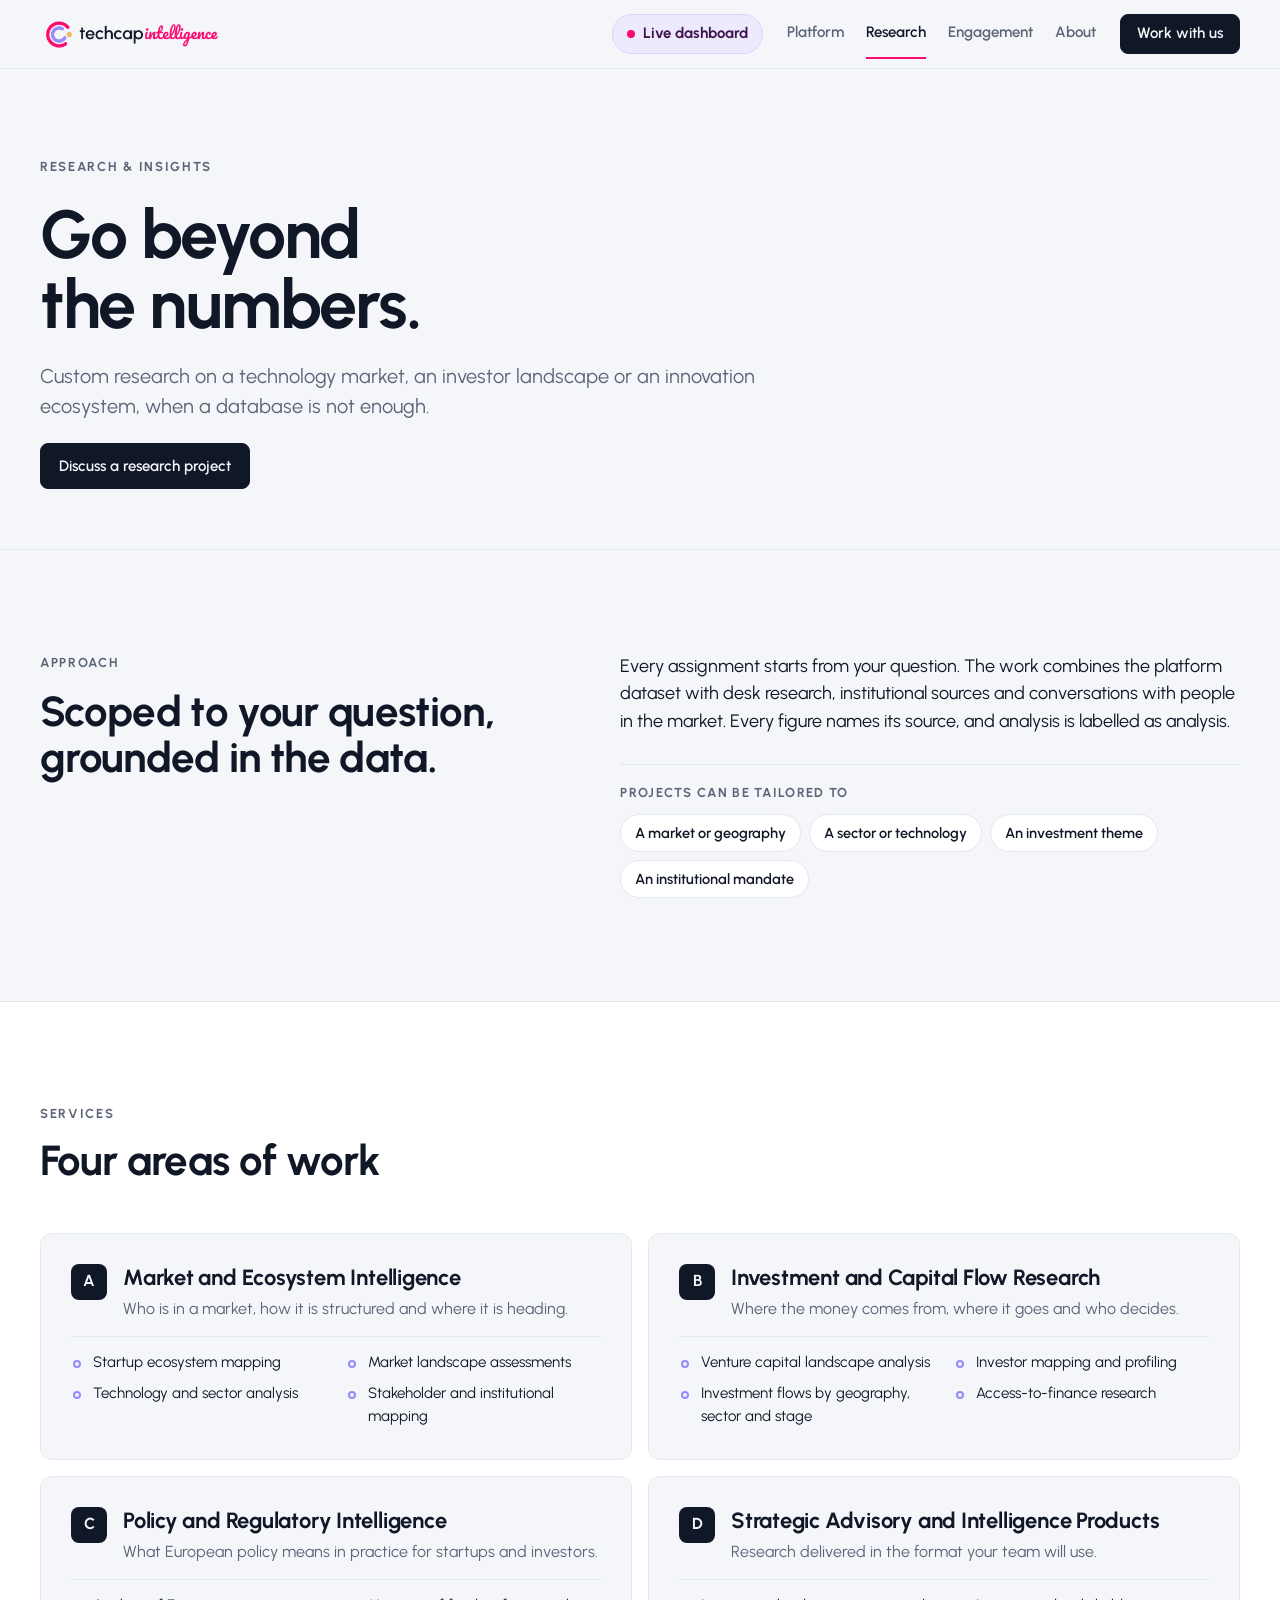
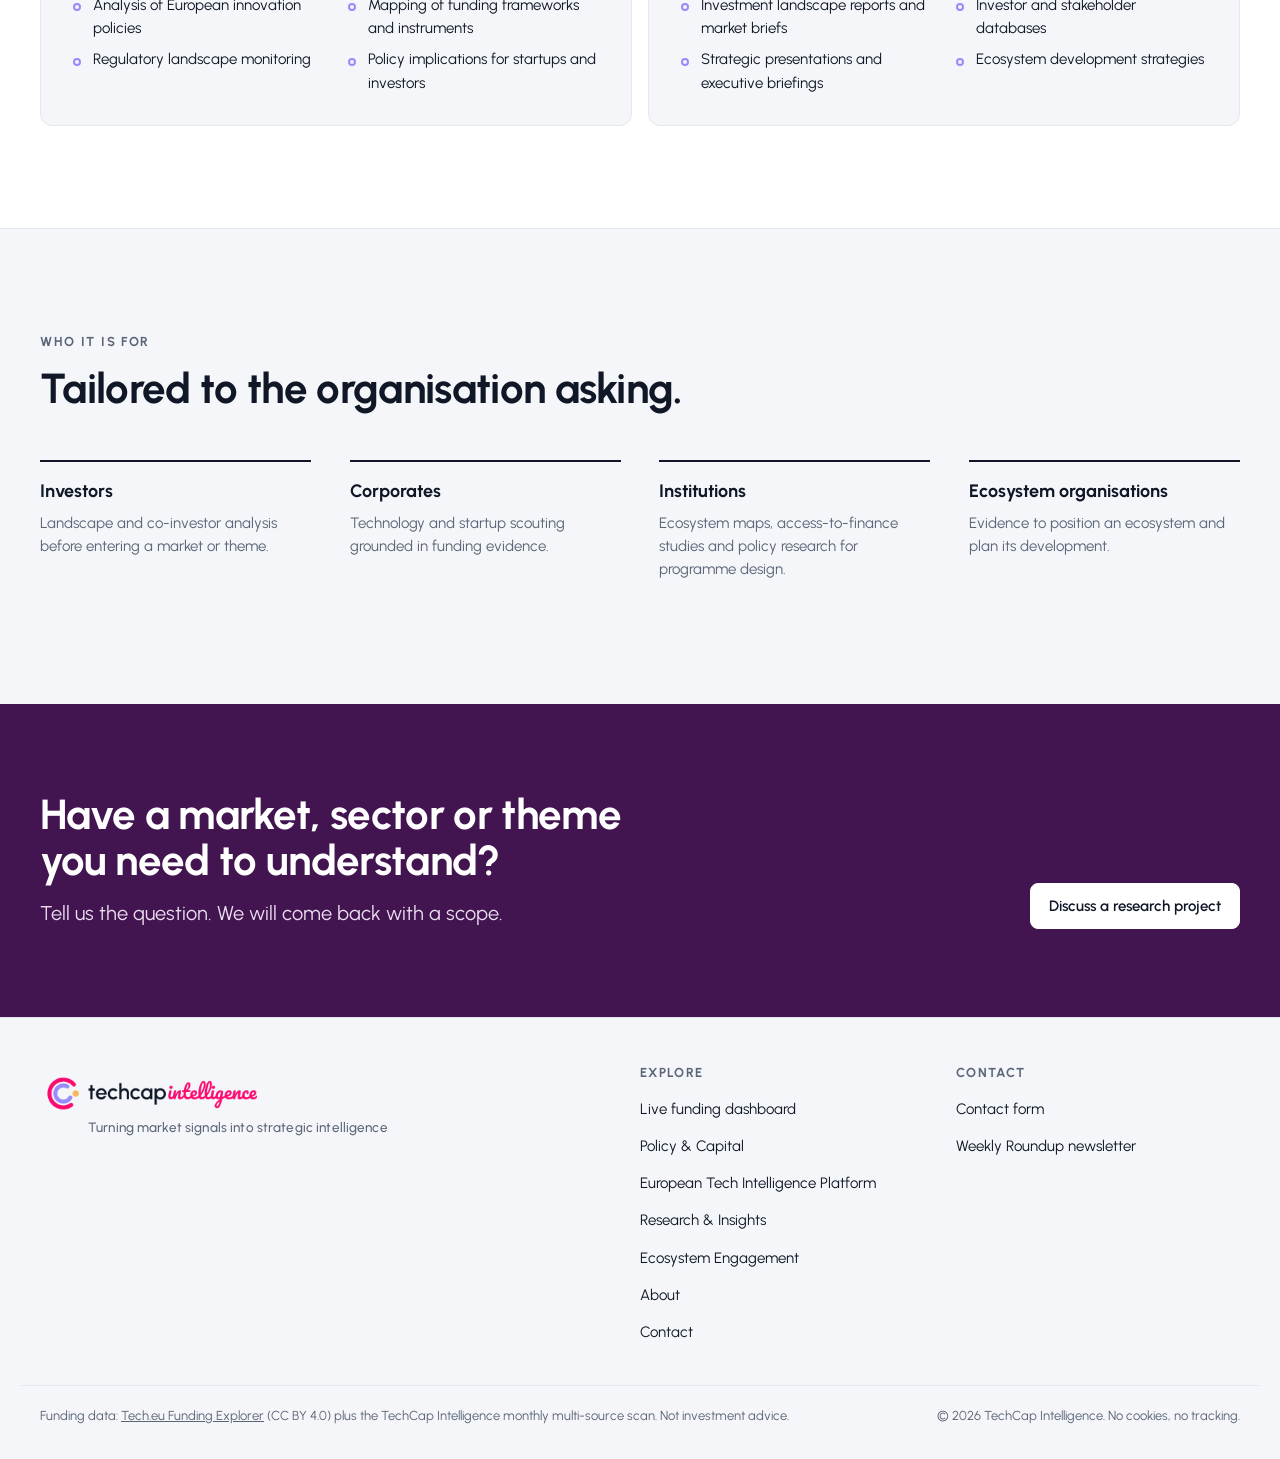
<file: site/research.html>
<!doctype html>
<html lang="en">
<head>
<meta charset="utf-8">
<meta name="viewport" content="width=device-width, initial-scale=1, viewport-fit=cover">
<title>Research &amp; Insights · TechCap Intelligence</title>
<meta name="description" content="Market and ecosystem intelligence, investment and capital flow research, policy analysis and strategic advisory for investors, corporates, institutions and ecosystem organisations.">
<link rel="canonical" href="https://www.techcapintelligence.com/research.html">
<meta property="og:type" content="website">
<meta property="og:site_name" content="TechCap Intelligence">
<meta property="og:title" content="Research &amp; Insights · TechCap Intelligence">
<meta property="og:description" content="Market and ecosystem intelligence, investment and capital flow research, policy analysis and strategic advisory for investors, corporates, institutions and ecosystem organisations.">
<meta property="og:url" content="https://www.techcapintelligence.com/research.html">
<meta property="og:image" content="https://www.techcapintelligence.com/assets/apple-touch-icon.png">
<meta name="twitter:card" content="summary">
<link rel="icon" href="assets/favicon.svg" type="image/svg+xml">
<link rel="icon" href="assets/favicon-64.png" sizes="64x64" type="image/png">
<link rel="apple-touch-icon" href="assets/apple-touch-icon.png">
<link rel="preconnect" href="https://fonts.googleapis.com">
<link rel="preconnect" href="https://fonts.gstatic.com" crossorigin>
<link rel="stylesheet" href="https://fonts.googleapis.com/css2?family=Urbanist:wght@400;500;600;700&display=swap">
<link rel="stylesheet" href="assets/site.css?v=20261121">
<link rel="stylesheet" href="assets/shell.css">
</head>
<body>
<a class="sh-skip" href="#main">Skip to content</a>
<header class="sh-head">
  <div class="sh-in">
    <a class="sh-home" href="index.html" aria-label="TechCap Intelligence, home"><span class="sh-logo" role="img" aria-label="TechCap Intelligence logo"><span class="w"></span><span class="m"></span></span></a>
    <div class="sh-right"><a class="sh-dash" href="dashboard.html"><span class="sh-dot" aria-hidden="true"></span><span><span class="sh-long">Live </span>dashboard</span></a><button class="sh-toggle" type="button" aria-expanded="false" aria-controls="sh-nav"><span class="sh-bars" aria-hidden="true"></span><span class="sr-only">Menu</span></button></div>
    <nav class="sh-nav" id="sh-nav" aria-label="Main">
      <a class="sh-dash" href="dashboard.html"><span class="sh-dot" aria-hidden="true"></span><span><span class="sh-long">Live </span>dashboard</span></a>
      <ul><li><a href="platform.html">Platform</a></li><li><a href="research.html" aria-current="page">Research</a></li><li><a href="engagement.html">Engagement</a></li><li><a href="about.html">About</a></li></ul>
      <a class="sh-cta" href="contact.html">Work with us</a>
    </nav>
  </div>
</header>
<main id="main">
<section class="page-hero">
  <div class="wrap">
    <p class="eyebrow">Research &amp; Insights</p>
    <h1>Go beyond the numbers.</h1>
    <p class="lead">Custom research on a technology market, an investor landscape or an innovation ecosystem, when a database is not enough.</p>
    <div class="cta-row"><a class="btn btn-solid" href="contact.html#research">Discuss a research project</a></div>
    
  </div>
</section>

<section class="section ">
  <div class="wrap split">
    <div><p class="eyebrow">Approach</p><h2>Scoped to your question, grounded in the data.</h2></div>
    <div class="prose"><p>Every assignment starts from your question. The work combines the platform dataset with desk research, institutional sources and conversations with people in the market. Every figure names its source, and analysis is labelled as analysis.</p><div class="tailored"><h3>Projects can be tailored to</h3><ul class="tags"><li>A market or geography</li><li>A sector or technology</li><li>An investment theme</li><li>An institutional mandate</li></ul></div></div>
  </div>
</section>

<section class="section tinted" id="services">
  <div class="wrap">
    <div class="sec-head"><p class="eyebrow">Services</p><h2>Four areas of work</h2></div>
    <div class="services">
  <article class="service">
    <div class="service-head"><span class="letter" aria-hidden="true">A</span><div><h3>Market and Ecosystem Intelligence</h3><p>Who is in a market, how it is structured and where it is heading.</p></div></div>
    <ul class="ticks"><li>Startup ecosystem mapping</li><li>Market landscape assessments</li><li>Technology and sector analysis</li><li>Stakeholder and institutional mapping</li></ul>
  </article>
  <article class="service">
    <div class="service-head"><span class="letter" aria-hidden="true">B</span><div><h3>Investment and Capital Flow Research</h3><p>Where the money comes from, where it goes and who decides.</p></div></div>
    <ul class="ticks"><li>Venture capital landscape analysis</li><li>Investor mapping and profiling</li><li>Investment flows by geography, sector and stage</li><li>Access-to-finance research</li></ul>
  </article>
  <article class="service">
    <div class="service-head"><span class="letter" aria-hidden="true">C</span><div><h3>Policy and Regulatory Intelligence</h3><p>What European policy means in practice for startups and investors.</p></div></div>
    <ul class="ticks"><li>Analysis of European innovation policies</li><li>Mapping of funding frameworks and instruments</li><li>Regulatory landscape monitoring</li><li>Policy implications for startups and investors</li></ul>
  </article>
  <article class="service">
    <div class="service-head"><span class="letter" aria-hidden="true">D</span><div><h3>Strategic Advisory and Intelligence Products</h3><p>Research delivered in the format your team will use.</p></div></div>
    <ul class="ticks"><li>Investment landscape reports and market briefs</li><li>Investor and stakeholder databases</li><li>Strategic presentations and executive briefings</li><li>Ecosystem development strategies</li></ul>
  </article>
</div>
  </div>
</section>
<section class="section">
  <div class="wrap">
    <div class="sec-head"><p class="eyebrow">Who it is for</p><h2>Tailored to the organisation asking.</h2></div>
    <dl class="name-list cols-4"><div><dt>Investors</dt><dd>Landscape and co-investor analysis before entering a market or theme.</dd></div><div><dt>Corporates</dt><dd>Technology and startup scouting grounded in funding evidence.</dd></div><div><dt>Institutions</dt><dd>Ecosystem maps, access-to-finance studies and policy research for programme design.</dd></div><div><dt>Ecosystem organisations</dt><dd>Evidence to position an ecosystem and plan its development.</dd></div></dl>
  </div>
</section>
<section class="closing">
  <div class="wrap closing-in">
    <div><h2>Have a market, sector or theme you need to understand?</h2><p>Tell us the question. We will come back with a scope.</p></div>
    <div class="cta-row"><a class="btn btn-light" href="contact.html#research">Discuss a research project</a></div>
  </div>
</section>
</main>
<footer class="site-foot">
  <div class="wrap foot-in">
    <div class="foot-brand">
      <a class="home-link" href="index.html" aria-label="TechCap Intelligence, home"><span class="logo " role="img" aria-label="TechCap Intelligence"><span class="w"></span><span class="m"></span></span></a>
      <p class="slogan">Turning market signals into strategic intelligence</p>
    </div>
    <nav aria-label="Footer">
      <h2>Explore</h2>
      <ul>
        <li><a href="dashboard.html">Live funding dashboard</a></li>
        <li><a href="policy.html">Policy &amp; Capital</a></li>
        <li><a href="platform.html">European Tech Intelligence Platform</a></li>
        <li><a href="research.html">Research &amp; Insights</a></li>
        <li><a href="engagement.html">Ecosystem Engagement</a></li>
        <li><a href="about.html">About</a></li>
        <li><a href="contact.html">Contact</a></li>
      </ul>
    </nav>
    <div>
      <h2>Contact</h2>
      <ul>
        <li><a href="contact.html">Contact form</a></li>
        
        
        <li><a href="https://azizas-newsletter-11fef7.beehiiv.com/" target="_blank" rel="noopener">Weekly Roundup newsletter</a></li>
      </ul>
    </div>
  </div>
  <div class="wrap foot-legal">
    <p>Funding data: <a href="https://funding.tech.eu" target="_blank" rel="noopener">Tech.eu Funding Explorer</a> (CC BY 4.0) plus the TechCap Intelligence monthly multi-source scan. Not investment advice.</p>
    <p>© 2026 TechCap Intelligence. No cookies, no tracking.</p>
  </div>
</footer>
<script src="assets/shell.js" defer></script>
<script src="assets/site.js?v=20261121" defer></script>
</body>
</html>
</file>
<file: site/assets/site.css>
/* TechCap Intelligence — website styles (home, platform, research, engagement, about, contact).
   The dashboard keeps its own stylesheet, style.css. Tokens follow the brand system.
   Layout: 1240px column, generous vertical rhythm, white panels on the light page, one deep-purple closing band. */
:root {
  --bg: #F4F6F9; --panel: #FFFFFF; --fg: #101827; --muted: #5B6577; --line: #E3E8EF; --soft: #EEF2F6;
  --label: #FD0A71; --purple: #988AFB; --amber: #F4B860; --teal: #65D6C2;
  --head: #431550; --head-fg: #FFFFFF; --accent-ink: #431550;
  --c-equity: #3B82F6; --c-debt: #988AFB; --c-grant: #F4B860;
  --good: #0E9F6E; --focus: #3B82F6;
  --land: #FFFFFF; --land-out: #E9EDF2; --bubble: rgba(152, 138, 251, .34);
  --font: "Urbanist", "Segoe UI", Roboto, Helvetica, Arial, sans-serif;
  --r-md: 8px; --r-lg: 12px; --max: 1240px; --sec: clamp(56px, 8vw, 104px);
  color-scheme: light;
}
@media (prefers-color-scheme: dark) {
  :root:not([data-theme="light"]) { --bg: #1C1D21; --panel: #26282D; --fg: #F2F3F5; --muted: #A3A8B3; --line: #363940; --soft: #303238;
    --accent-ink: #C9C0FD; --good: #34D399; --focus: #65D6C2; --land: #2B2D33; --land-out: #232429; --bubble: rgba(152, 138, 251, .4); color-scheme: dark; }
}
:root[data-theme="dark"] { --bg: #1C1D21; --panel: #26282D; --fg: #F2F3F5; --muted: #A3A8B3; --line: #363940; --soft: #303238;
  --accent-ink: #C9C0FD; --good: #34D399; --focus: #65D6C2; --land: #2B2D33; --land-out: #232429; --bubble: rgba(152, 138, 251, .4); color-scheme: dark; }

*, *::before, *::after { box-sizing: border-box; }
[hidden] { display: none !important; }
html { -webkit-text-size-adjust: 100%; scroll-behavior: smooth; }
body { margin: 0; background: var(--bg); color: var(--fg); font-family: var(--font); font-size: 16px; line-height: 1.55; -webkit-font-smoothing: antialiased; }
h1, h2, h3, p, ul, ol, dl, dd, figure { margin: 0; }
ul, ol { padding: 0; list-style: none; }
a { color: inherit; }
:focus-visible { outline: 2px solid var(--focus); outline-offset: 2px; border-radius: 4px; }
.sr-only { position: absolute; width: 1px; height: 1px; padding: 0; margin: -1px; overflow: hidden; clip: rect(0 0 0 0); white-space: nowrap; border: 0; }
.skip { position: absolute; left: 16px; top: -60px; z-index: 30; background: var(--fg); color: var(--bg); padding: 10px 14px; border-radius: var(--r-md); }
.skip:focus { top: 12px; }
.wrap { max-width: var(--max); margin-inline: auto; padding-left: max(20px, env(safe-area-inset-left, 0px)); padding-right: max(20px, env(safe-area-inset-right, 0px)); }

/* ---------- type ---------- */
h1 { font-size: clamp(38px, 5.6vw, 68px); line-height: 1.03; font-weight: 700; letter-spacing: -.022em; text-wrap: balance; }
h2 { font-size: clamp(27px, 3.3vw, 42px); line-height: 1.1; font-weight: 700; letter-spacing: -.016em; text-wrap: balance; }
h3 { font-size: 19px; line-height: 1.25; font-weight: 700; }
.eyebrow { font-size: 13px; font-weight: 700; letter-spacing: .13em; text-transform: uppercase; color: var(--muted); margin-bottom: 16px; }
.lead { font-size: clamp(17px, 1.6vw, 20px); line-height: 1.5; color: var(--muted); max-width: 62ch; }
.note { font-size: 13px; color: var(--muted); }
.prose { display: grid; gap: 18px; align-content: start; }
.prose > p { font-size: 18px; max-width: 62ch; }

/* ---------- buttons ---------- */
.btn { font: inherit; font-weight: 600; font-size: 15px; line-height: 1.2; color: var(--fg); background: transparent; border: 1px solid var(--line); border-radius: var(--r-md);
  padding: 0 18px; min-height: 46px; cursor: pointer; text-decoration: none; display: inline-flex; align-items: center; gap: 8px; transition: background-color .15s, border-color .15s, color .15s, transform .15s; }
.btn-solid { background: var(--fg); color: var(--bg); border-color: var(--fg); }
.btn-solid:hover { background: var(--head); border-color: var(--head); color: var(--head-fg); }
.btn-outline { border-color: var(--fg); }
.btn-outline:hover { background: var(--fg); color: var(--bg); }
.btn-light { background: #FFFFFF; color: #101827; border-color: #FFFFFF; }
.btn-light:hover { background: #F4B860; border-color: #F4B860; }
.btn-ghost { color: #FFFFFF; border-color: rgba(255, 255, 255, .5); }
.btn-ghost:hover { border-color: #FFFFFF; background: rgba(255, 255, 255, .1); }
.btn-text { border: 0; padding: 0; min-height: 44px; color: var(--accent-ink); }
.btn-text .arr { transition: transform .15s; }
.btn-text:hover .arr { transform: translateX(4px); }
.btn.sm { min-height: 36px; padding: 0 12px; font-size: 14px; }
.cta-row { display: flex; flex-wrap: wrap; gap: 12px; align-items: center; }

/* ---------- header ---------- */
body::before { content: ""; position: fixed; inset: 0 0 auto; height: env(safe-area-inset-top, 0px); z-index: 20; background: var(--bg); }
.site-head { position: sticky; top: env(safe-area-inset-top, 0px); z-index: 15; background: var(--bg); border-bottom: 1px solid var(--line); }
.head-in { display: flex; align-items: center; justify-content: space-between; gap: 16px; min-height: 72px; }
.home-link { display: inline-flex; text-decoration: none; }
.logo { display: block; width: 188px; aspect-ratio: 304 / 76; position: relative; }
.logo span { position: absolute; inset: 0; }
/* "techcap" follows the text colour; "intelligence" (from 57.7% of the wordmark width) is Magenta. */
.logo .w { background: linear-gradient(90deg, var(--fg) 57.7%, #FD0A71 57.7%); -webkit-mask: url(logo-word.png?v=4) no-repeat 0 0 / 100% 100%; mask: url(logo-word.png?v=4) no-repeat 0 0 / 100% 100%; }
.logo .m { background: url(logo-mark.png?v=4) no-repeat 0 0 / 100% 100%; }
.site-nav { display: flex; align-items: center; gap: 28px; }
.site-nav ul { display: flex; gap: 26px; }
.site-nav li a { text-decoration: none; font-weight: 600; font-size: 15px; color: var(--muted); padding: 12px 0; display: inline-block; white-space: nowrap; border-bottom: 2px solid transparent; transition: color .15s; }
.site-nav li a:hover { color: var(--fg); }
.site-nav li a[aria-current="page"] { color: var(--fg); border-bottom-color: var(--label); }
.nav-toggle { display: none; width: 46px; height: 46px; border: 1px solid var(--line); border-radius: var(--r-md); background: transparent; cursor: pointer; align-items: center; justify-content: center; }
.bars, .bars::before, .bars::after { display: block; width: 18px; height: 2px; background: var(--fg); border-radius: 2px; position: relative; transition: transform .2s; }
.bars::before, .bars::after { content: ""; position: absolute; left: 0; }
.bars::before { top: -6px; } .bars::after { top: 6px; }
.nav-toggle[aria-expanded="true"] .bars { background: transparent; }
.nav-toggle[aria-expanded="true"] .bars::before { transform: translateY(6px) rotate(45deg); }
.nav-toggle[aria-expanded="true"] .bars::after { transform: translateY(-6px) rotate(-45deg); }
@media (max-width: 1160px) {
  .nav-toggle { display: inline-flex; }
  .site-nav { display: none; position: absolute; left: 0; right: 0; top: 100%; background: var(--bg); border-bottom: 1px solid var(--line); flex-direction: column; align-items: stretch; gap: 16px;
    padding: 12px max(20px, env(safe-area-inset-right, 0px)) 24px max(20px, env(safe-area-inset-left, 0px)); }
  .site-nav.open { display: flex; }
  .site-nav ul { flex-direction: column; gap: 0; }
  .site-nav li a { display: block; padding: 14px 0; font-size: 17px; color: var(--fg); border-bottom: 1px solid var(--line); }
  .site-nav .btn { justify-content: center; }
  .logo { width: 164px; }
}

/* ---------- hero ---------- */
.hero { padding-block: clamp(36px, 5vw, 64px) clamp(32px, 5vw, 56px); }
.hero-in { display: grid; grid-template-columns: minmax(0, 1.05fr) minmax(0, .95fr); gap: clamp(24px, 4vw, 56px); align-items: center; }
.hero-text { display: grid; gap: 22px; justify-items: start; }
.hero-text .eyebrow { margin: 0; }
.hero-text .cta-row { margin-top: 6px; }
.hero-map svg { display: block; width: 100%; height: auto; max-height: 560px; }
.hero-map figcaption, .roundtable figcaption { font-size: 12.5px; line-height: 1.45; color: var(--muted); margin-top: 10px; max-width: 60ch; }
.hero-map .land path { stroke: var(--line); stroke-width: 1; stroke-linejoin: round; }
.hero-map .in { fill: var(--land); } .hero-map .out { fill: var(--land-out); }
.hero-map .bub { fill: var(--bubble); stroke: var(--purple); stroke-width: 1.2; }
.hero-map .core { fill: var(--label); }
.hero-map .arc { fill: none; stroke: var(--label); stroke-width: 1.6; stroke-linecap: round; stroke-dasharray: 3 9; opacity: .75; animation: flow 5s linear infinite; }
.hero-map .lab text { font-family: var(--font); fill: var(--fg); paint-order: stroke; stroke: var(--bg); stroke-width: 4px; stroke-linejoin: round; }
.hero-map .lab .n { font-size: 14px; font-weight: 600; }
.hero-map .lab .v { font-size: 17px; font-weight: 700; font-variant-numeric: tabular-nums; }
@keyframes flow { to { stroke-dashoffset: -48; } }
.verbs { display: grid; grid-template-columns: repeat(3, 1fr); border-block: 1px solid var(--line); margin-top: clamp(32px, 5vw, 56px); }
.verbs li + li { border-left: 1px solid var(--line); }
.verbs a { display: flex; align-items: center; gap: 12px; padding: 22px 20px; text-decoration: none; font-size: clamp(17px, 1.9vw, 23px); font-weight: 500; letter-spacing: -.01em; transition: background-color .15s; }
.verbs li:first-child a { padding-left: 0; }
.verbs a:hover { background: var(--soft); }
.verbs b, .pillar .verb b { font-weight: 700; color: var(--label); }
.verbs .v-txt { display: grid; gap: 4px; }
.verbs .v-txt b { color: var(--fg); font-size: clamp(17px, 1.6vw, 20px); }
.verbs .v-txt small { font-size: 14px; font-weight: 500; color: var(--muted); letter-spacing: .01em; }
.sym { flex: none; display: block; }
.sym .off { opacity: .14; }
@media (max-width: 860px) {
  .hero-in { grid-template-columns: 1fr; }
  .hero-map svg { max-height: 420px; }
  .verbs { grid-template-columns: 1fr; }
  .verbs li + li { border-left: 0; border-top: 1px solid var(--line); }
  .verbs a, .verbs li:first-child a { padding: 16px 0; }
}

.page-hero { padding-block: clamp(44px, 7vw, 88px) clamp(36px, 5vw, 60px); border-bottom: 1px solid var(--line); }
.page-hero .wrap:not(.hero-in) { display: grid; gap: 22px; justify-items: start; }
.page-hero .eyebrow { margin: 0; }
.page-hero h1 { max-width: 17ch; }
.page-hero.with-figure h1 { max-width: none; }
.founder-card { justify-self: end; width: min(100%, 360px); }
.founder-card img { display: block; width: 100%; height: auto; aspect-ratio: 4 / 5; object-fit: cover; border-radius: 16px; border: 1px solid var(--line); }
.founder-card figcaption { display: grid; gap: 2px; margin-top: 14px; font-size: 15px; color: var(--muted); }
.founder-card figcaption b { font-size: 18px; color: var(--fg); font-weight: 700; }
.founder-card figcaption a { margin-top: 6px; color: var(--label); font-weight: 600; text-decoration: none; }
.founder-card figcaption a:hover { text-decoration: underline; }
@media (max-width: 860px) { .founder-card { justify-self: start; width: min(100%, 320px); } }
.roundtable svg { display: block; width: 100%; height: auto; max-height: 420px; }
.roundtable .table { fill: var(--panel); stroke: var(--line); stroke-width: 1.5; }
.roundtable .link { stroke: var(--purple); stroke-width: 1.4; opacity: .85; }
.roundtable .link.faint { stroke: var(--line); stroke-width: 1.2; opacity: 1; }
.roundtable .seat { fill: var(--panel); stroke: var(--purple); stroke-width: 3; }
.roundtable .seat.mod { fill: var(--label); stroke: var(--label); }
.roundtable .q { fill: var(--amber); }
.roundtable text { font-family: var(--font); font-size: 14px; font-weight: 600; fill: var(--fg); }
.roundtable .qt { font-size: 12.5px; font-weight: 600; fill: var(--muted); paint-order: stroke; stroke: var(--panel); stroke-width: 5px; stroke-linejoin: round; }
.roundtable text.mod { font-weight: 700; }

/* ---------- sections ---------- */
.section { padding-block: var(--sec); }
.section.tight { padding-block: clamp(40px, 5vw, 64px); }
.section.tinted { background: var(--panel); border-block: 1px solid var(--line); }
.sec-head { display: grid; gap: 14px; margin-bottom: clamp(28px, 4vw, 48px); max-width: 780px; }
.sec-head .eyebrow { margin: 0; }
.split { display: grid; grid-template-columns: minmax(0, 5fr) minmax(0, 6fr); gap: clamp(24px, 5vw, 72px); align-items: start; }
@media (max-width: 860px) { .split { grid-template-columns: 1fr; } }
.after { margin-top: 28px; }

.points { display: grid; gap: 0; margin-top: 10px; border-top: 1px solid var(--line); }
.points > div { display: grid; grid-template-columns: minmax(0, 11rem) minmax(0, 1fr); gap: 16px; padding: 16px 0; border-bottom: 1px solid var(--line); }
.points dt { font-weight: 700; }
.points dd { color: var(--muted); }
@media (max-width: 520px) { .points > div { grid-template-columns: 1fr; gap: 2px; } }

/* pillars */
.pillars { display: grid; grid-template-columns: repeat(3, minmax(0, 1fr)); gap: 0; border: 1px solid var(--line); border-radius: var(--r-lg); background: var(--bg); overflow: hidden; }
.pillar { padding: clamp(22px, 2.6vw, 34px); display: grid; gap: 12px; align-content: start; grid-template-rows: auto auto auto 1fr auto; position: relative; }
.pillar + .pillar { border-left: 1px solid var(--line); }
.pillar-top { display: flex; align-items: center; gap: 12px; margin-bottom: 10px; }
.pillar .verb { font-size: 15px; font-weight: 600; color: var(--muted); }
.pillar h3 { font-size: clamp(22px, 2.2vw, 27px); letter-spacing: -.01em; }
.pillar h3 a { text-decoration: none; }
.pillar h3 a::after { content: ""; position: absolute; inset: 0; }
.pillar .line { font-weight: 600; font-size: 17px; }
.pillar .text { color: var(--muted); }
.pillar .more { margin-top: 6px; }
.pillar:hover { background: var(--panel); }
.section.tinted .pillar:hover { background: var(--soft); }
.pillar:hover .arr { transform: translateX(4px); }
@media (max-width: 860px) { .pillars { grid-template-columns: 1fr; } .pillar + .pillar { border-left: 0; border-top: 1px solid var(--line); } }

/* coverage */
.facts { display: grid; grid-template-columns: repeat(3, minmax(0, 1fr)); gap: 12px; margin-bottom: 36px; }
.facts > div { background: var(--panel); border: 1px solid var(--line); border-radius: var(--r-lg); padding: 20px; display: grid; gap: 4px; align-content: start; }
.facts dt { font-size: clamp(30px, 3.6vw, 44px); line-height: 1.05; font-weight: 700; letter-spacing: -.02em; font-variant-numeric: tabular-nums; }
.facts dd { color: var(--muted); font-size: 15px; }
.track { display: grid; grid-template-columns: repeat(3, minmax(0, 1fr)); gap: 0 clamp(20px, 3vw, 40px); }
.track li { padding: 20px 0; border-top: 1px solid var(--line); display: grid; gap: 6px; align-content: start; }
.track p { color: var(--muted); font-size: 15px; }
@media (max-width: 860px) { .facts { grid-template-columns: 1fr; } .track { grid-template-columns: 1fr; } }

/* audiences */
.audiences { display: grid; grid-template-columns: repeat(5, minmax(0, 1fr)); gap: 0; border-top: 2px solid var(--fg); }
.audiences li { padding: 20px 18px 4px 0; display: grid; gap: 8px; align-content: start; }
.audiences li + li { padding-left: 18px; border-left: 1px solid var(--line); }
.audiences .who { font-size: 13.5px; color: var(--muted); }
.audiences p { font-size: 15px; }
@media (max-width: 1020px) {
  .audiences { grid-template-columns: 1fr; }
  .audiences li, .audiences li + li { padding: 18px 0; border-left: 0; }
  .audiences li + li { border-top: 1px solid var(--line); }
}

.name-list { display: grid; gap: 0 clamp(20px, 3vw, 40px); grid-template-columns: repeat(2, minmax(0, 1fr)); }
.name-list.cols-4 { grid-template-columns: repeat(4, minmax(0, 1fr)); }
.name-list > div { border-top: 2px solid var(--fg); padding: 16px 0 20px; display: grid; gap: 6px; align-content: start; }
.name-list dt { font-weight: 700; font-size: 18px; }
.name-list dd { color: var(--muted); font-size: 15px; }
@media (max-width: 900px) { .name-list.cols-4 { grid-template-columns: repeat(2, minmax(0, 1fr)); } }
@media (max-width: 520px) { .name-list, .name-list.cols-4 { grid-template-columns: 1fr; } }

/* closing band */
.closing { background: var(--head); color: var(--head-fg); padding-block: clamp(48px, 7vw, 88px); }
.closing-in { display: flex; flex-wrap: wrap; gap: 28px 48px; align-items: end; justify-content: space-between; }
.closing-in > div:first-child { display: grid; gap: 14px; max-width: 760px; min-width: 0; }
.closing p { font-size: clamp(17px, 1.6vw, 20px); color: #E9DDF0; }

/* ---------- lists, tags, statuses ---------- */
.ticks { display: grid; gap: 8px; }
.ticks li { position: relative; padding-left: 22px; font-size: 15px; }
.ticks li::before { content: ""; position: absolute; left: 2px; top: .62em; width: 8px; height: 8px; border-radius: 50%; border: 2px solid var(--purple); }
.questions { display: grid; border-top: 1px solid var(--line); margin-top: 8px; }
.questions li { padding: 14px 0; border-bottom: 1px solid var(--line); font-size: 18px; font-weight: 600; }
.tags { display: flex; flex-wrap: wrap; gap: 8px; }
.tags li { border: 1px solid var(--line); background: var(--panel); border-radius: 999px; padding: 7px 14px; font-size: 14.5px; font-weight: 600; }
.section.tinted .tags li { background: var(--bg); }
.tags.big li { font-size: 17px; padding: 11px 20px; }
.tailored, .orgs { display: grid; gap: 12px; margin-top: 10px; padding-top: 20px; border-top: 1px solid var(--line); }
.tailored h3, .orgs h3 { font-size: 13px; letter-spacing: .1em; text-transform: uppercase; color: var(--muted); }
.status { display: inline-flex; align-items: center; gap: 7px; font-size: 12.5px; font-weight: 700; letter-spacing: .02em; padding: 4px 10px; border-radius: 999px; border: 1px solid var(--line); background: var(--panel); color: var(--fg); white-space: nowrap; }
.status::before { content: ""; width: 8px; height: 8px; border-radius: 50%; background: var(--muted); }
.status-live::before { background: var(--good); }
.status-partial::before { background: var(--amber); }
.status-dev::before { background: transparent; border: 2px solid var(--muted); }
.letter { flex: none; width: 36px; height: 36px; border-radius: var(--r-md); background: var(--fg); color: var(--bg); display: inline-grid; place-items: center; font-weight: 700; font-size: 16px; }

/* modules and services */
.modules, .services { display: grid; grid-template-columns: repeat(2, minmax(0, 1fr)); gap: 16px; }
.module, .service { background: var(--bg); border: 1px solid var(--line); border-radius: var(--r-lg); padding: clamp(20px, 2.4vw, 30px); display: grid; gap: 14px; align-content: start; min-width: 0; }
.module { grid-template-rows: auto auto auto 1fr auto; }
.module-head { display: flex; align-items: center; justify-content: space-between; gap: 12px; }
.module h3, .service h3 { font-size: 22px; letter-spacing: -.01em; }
.module > p, .service-head p { color: var(--muted); }
.service-head { display: flex; gap: 16px; align-items: start; }
.service-head > div { display: grid; gap: 6px; min-width: 0; }
.service .ticks { grid-template-columns: repeat(2, minmax(0, 1fr)); gap: 8px 20px; padding-top: 14px; border-top: 1px solid var(--line); }
@media (max-width: 860px) { .modules, .services { grid-template-columns: 1fr; } }
@media (max-width: 520px) { .service .ticks { grid-template-columns: 1fr; } }

/* policy and market pairs */
.pairs { border-top: 2px solid var(--fg); }
.pairs-head, .pair { display: grid; grid-template-columns: minmax(0, 1fr) 56px minmax(0, 1fr); align-items: center; }
.pairs-head { grid-template-columns: minmax(0, 1fr) minmax(0, 1fr); column-gap: 56px; padding: 12px 0; font-size: 13px; font-weight: 700; letter-spacing: .1em; text-transform: uppercase; color: var(--muted); }
.pair { padding: 20px 0; border-top: 1px solid var(--line); font-size: 18px; }
.pair span:first-child { font-weight: 600; }
.pair .to { height: 2px; margin: 0 14px; background: var(--label); position: relative; }
.pair .to::after { content: ""; position: absolute; right: -1px; top: -4px; width: 8px; height: 8px; border-top: 2px solid var(--label); border-right: 2px solid var(--label); transform: rotate(45deg); }
@media (max-width: 640px) {
  .pairs-head { display: none; }
  .pair { grid-template-columns: 1fr; gap: 10px; font-size: 16.5px; }
  .pair .to { width: 2px; height: 18px; margin: 0 0 0 6px; }
  .pair .to::after { right: -3px; top: auto; bottom: 0; transform: rotate(135deg); }
}

.callout { display: grid; gap: 14px; }
.callout > * { max-width: 780px; }
.callout p { font-size: 18px; color: var(--muted); }

/* ---------- platform terminal ---------- */
.terminal { background: var(--panel); border: 1px solid var(--line); border-radius: var(--r-lg); padding: clamp(14px, 2vw, 22px); display: grid; gap: 14px; font-size: 15px; line-height: 1.5; }
.term-bar { display: flex; flex-wrap: wrap; gap: 10px 16px; justify-content: space-between; align-items: center; padding-bottom: 14px; border-bottom: 1px solid var(--line); }
.term-title { display: flex; align-items: center; gap: 10px; font-weight: 700; }
.chips { display: flex; flex-wrap: wrap; gap: 8px; }
.chip { border: 1px solid var(--line); border-radius: var(--r-md); padding: 6px 10px; font-size: 13.5px; font-weight: 600; background: var(--bg); }
.chip em { font-style: normal; font-weight: 500; color: var(--muted); margin-right: 6px; }
.tiles { display: grid; gap: 12px; grid-template-columns: repeat(4, minmax(0, 1fr)); }
.tile, .panel { background: var(--bg); border: 1px solid var(--line); border-radius: var(--r-lg); padding: 16px; min-width: 0; }
.tile { display: grid; gap: 2px; align-content: start; }
.tile h3, .panel h3 { font-size: 13px; font-weight: 600; color: var(--muted); }
.tile .big { font-size: 28px; font-weight: 700; letter-spacing: -.01em; font-variant-numeric: tabular-nums; line-height: 1.25; }
.tile .chg { font-size: 12px; color: var(--muted); font-variant-numeric: tabular-nums; }
.term-grid { display: grid; gap: 12px; grid-template-columns: repeat(2, minmax(0, 1fr)); }
.panel { display: grid; gap: 10px; align-content: start; }
.panel h3 { font-size: 15px; font-weight: 700; color: var(--fg); }
.legend { display: flex; flex-wrap: wrap; gap: 14px; font-size: 12.5px; color: var(--muted); }
.legend span::before { content: ""; display: inline-block; width: 10px; height: 10px; border-radius: 2px; margin-right: 6px; vertical-align: -1px; background: currentColor; }
.legend span { color: var(--muted); }
.legend .k-equity::before { background: var(--c-equity); } .legend .k-debt::before { background: var(--c-debt); } .legend .k-grant::before { background: var(--c-grant); }
.chart-years { display: block; width: 100%; height: auto; }
.chart-years .k-equity { fill: var(--c-equity); } .chart-years .k-debt { fill: var(--c-debt); } .chart-years .k-grant { fill: var(--c-grant); }
.chart-years .axis { stroke: var(--line); }
.chart-years text { font-family: var(--font); font-variant-numeric: tabular-nums; }
.chart-years .val { font-size: 13px; font-weight: 700; fill: var(--fg); }
.chart-years .tick { font-size: 12px; fill: var(--muted); }
.rank { display: grid; gap: 9px; }
.rank li { display: grid; grid-template-columns: 7.2rem minmax(0, 1fr) 4.2rem; gap: 10px; align-items: center; font-size: 14px; }
.rk-n { font-weight: 600; overflow-wrap: anywhere; }
.rk-bar { height: 10px; background: var(--soft); border-radius: 3px; overflow: hidden; }
.rk-bar i { display: block; height: 100%; background: var(--c-equity); border-radius: 3px; }
.rk-v { text-align: right; font-weight: 700; font-variant-numeric: tabular-nums; }
.panel.sample { border-style: dashed; }
.panel.sample .status { justify-self: start; }
.panel.sample dl { display: grid; gap: 0; }
.panel.sample dl > div { display: grid; grid-template-columns: 8rem minmax(0, 1fr); gap: 12px; padding: 9px 0; border-top: 1px solid var(--line); font-size: 14px; }
.panel.sample dt { font-weight: 700; }
.panel.sample dd { color: var(--muted); }
.term-foot { font-size: 12.5px; color: var(--muted); }
@media (max-width: 900px) { .tiles { grid-template-columns: repeat(2, minmax(0, 1fr)); } .term-grid { grid-template-columns: 1fr; } }
@media (max-width: 460px) { .tiles { grid-template-columns: 1fr; } .panel.sample dl > div { grid-template-columns: 1fr; gap: 0; } .rank li { grid-template-columns: 6.6rem minmax(0, 1fr) 3.6rem; font-size: 13.5px; } }

/* ---------- contact ---------- */
.contact { display: grid; grid-template-columns: minmax(0, 7fr) minmax(0, 4fr); gap: clamp(24px, 5vw, 64px); align-items: start; }
.enquiry { display: grid; gap: 14px; min-width: 0; align-content: start; background: var(--panel); border: 1px solid var(--line); border-radius: var(--r-lg); padding: clamp(20px, 3vw, 32px); }
.form-title { font-size: 24px; }
.signup { min-height: 320px; max-width: 480px; }
.helps { display: grid; gap: 0; }
.helps > div { padding: 10px 0; border-top: 1px solid var(--line); display: grid; gap: 2px; scroll-margin-top: 96px; }
.helps > div:target dt { color: var(--label); }
.helps dt { font-weight: 700; }
.helps dd { color: var(--muted); font-size: 14.5px; }
.types { border: 0; padding: 0; margin: 0; display: grid; grid-template-columns: repeat(2, minmax(0, 1fr)); gap: 10px; min-width: 0; }
.types legend { font-weight: 700; font-size: 19px; padding: 0; margin-bottom: 12px; }
.type { display: flex; gap: 12px; align-items: start; background: var(--panel); border: 1px solid var(--line); border-radius: var(--r-lg); padding: 14px 16px; cursor: pointer; transition: border-color .15s; }
.type:hover { border-color: var(--muted); }
.type:has(input:checked) { border-color: var(--fg); box-shadow: inset 0 0 0 1px var(--fg); }
.type input { margin: 4px 0 0; width: 16px; height: 16px; accent-color: var(--head); flex: none; }
.type span { display: grid; gap: 2px; min-width: 0; }
.type small { color: var(--muted); font-size: 14px; }
.fields { display: grid; grid-template-columns: repeat(2, minmax(0, 1fr)); gap: 14px; }
.fields label { display: grid; gap: 6px; font-size: 14px; font-weight: 600; min-width: 0; }
.fields .full { grid-column: 1 / -1; }
input[type="text"], input[type="email"], textarea { font: inherit; font-weight: 400; font-size: 16px; color: var(--fg); background: var(--panel); border: 1px solid var(--line); border-radius: var(--r-md); padding: 11px 12px; width: 100%; min-height: 46px; }
textarea { resize: vertical; line-height: 1.5; }
.hint { font-size: 13.5px; color: var(--muted); max-width: 44ch; }
.form-error { color: #B42318; font-weight: 600; }
:root[data-theme="dark"] .form-error { color: #F87171; }
@media (prefers-color-scheme: dark) { :root:not([data-theme="light"]) .form-error { color: #F87171; } }
.composed { display: grid; gap: 12px; padding: 18px; border: 1px solid var(--line); border-radius: var(--r-lg); background: var(--panel); justify-items: start; }
.direct { display: grid; gap: 10px; align-content: start; padding: 24px; background: var(--panel); border: 1px solid var(--line); border-radius: var(--r-lg); }
.direct h2 { font-size: 13px; letter-spacing: .1em; text-transform: uppercase; color: var(--muted); font-weight: 700; margin-top: 14px; }
.direct h2:first-child { margin-top: 0; }
.email-row { display: flex; flex-wrap: wrap; gap: 10px; align-items: center; }
.email { font-weight: 700; font-size: 18px; user-select: all; overflow-wrap: anywhere; }
.ph { font-size: 11.5px; font-weight: 700; letter-spacing: .06em; text-transform: uppercase; border: 1px dashed var(--muted); color: var(--muted); border-radius: 999px; padding: 2px 8px; }
.links { display: grid; gap: 8px; }
.todo { color: var(--muted); }
.todo span { font-size: 12.5px; border: 1px dashed var(--muted); border-radius: 999px; padding: 1px 8px; margin-left: 4px; white-space: nowrap; }
@media (max-width: 900px) { .contact { grid-template-columns: 1fr; } }
@media (max-width: 560px) { .types, .fields { grid-template-columns: 1fr; } }

/* ---------- footer ---------- */
.site-foot { border-top: 1px solid var(--line); padding-block: 48px 32px; font-size: 15px; }
.foot-in { display: grid; grid-template-columns: minmax(0, 2fr) minmax(0, 1fr) minmax(0, 1fr); gap: 32px; }
.foot-brand .logo { width: 220px; }
.slogan { margin: -12px 0 0 48px; font-size: 13.5px; font-weight: 500; color: var(--muted); letter-spacing: .01em; }
.site-foot h2 { font-size: 13px; letter-spacing: .1em; text-transform: uppercase; color: var(--muted); margin-bottom: 12px; font-weight: 700; }
.site-foot ul { display: grid; gap: 4px; }
.site-foot li a { text-decoration: none; display: inline-block; padding: 5px 0; }
.site-foot li a:hover { text-decoration: underline; }
.site-foot .email { font-size: 15px; font-weight: 600; display: inline-block; padding: 5px 0; }
.foot-legal { margin-top: 36px; padding-top: 20px; border-top: 1px solid var(--line); display: flex; flex-wrap: wrap; gap: 8px 32px; justify-content: space-between; font-size: 13px; color: var(--muted); }
@media (max-width: 760px) { .foot-in { grid-template-columns: 1fr; } }

@media (prefers-reduced-motion: reduce) {
  html { scroll-behavior: auto; }
  *, *::before, *::after { animation: none !important; transition: none !important; }
}

/* Lighter pages: offers in the business-line cards, tags for coverage, compact audiences. */
.pillar .ticks { gap: 7px; }
.pillar .ticks li { font-size: 15px; color: var(--muted); }
.pillar .ticks li::before { border-color: currentColor; opacity: .55; }
.pillar-track .ticks li::before { border-color: #FD0A71; opacity: 1; }
.pillar-interpret .ticks li::before { border-color: var(--purple); opacity: 1; }
.pillar-connect .ticks li::before { border-color: var(--amber); opacity: 1; }
.tags.big { gap: 10px; }
#coverage .tags { margin-bottom: 8px; }
.audiences li { gap: 6px; }
.audiences h3 { font-size: 17px; }
.panel.sample dd a { font-weight: 700; }

/* ---------- home: search in the hero, audience shortcuts ---------- */
.hero-search { position: relative; width: min(100%, 460px); margin-top: 2px; }
.hero-search input { width: 100%; font: inherit; font-size: 16px; color: var(--fg); background: var(--panel); border: 1px solid var(--line); border-radius: 999px; min-height: 48px; padding: 0 18px 0 44px;
  background-image: url("data:image/svg+xml,%3Csvg xmlns='http://www.w3.org/2000/svg' width='18' height='18' viewBox='0 0 24 24' fill='none' stroke='%235B6577' stroke-width='2' stroke-linecap='round'%3E%3Ccircle cx='11' cy='11' r='7'/%3E%3Cpath d='m20 20-3.5-3.5'/%3E%3C/svg%3E"); background-repeat: no-repeat; background-position: 16px 50%; }
.hero-search input:focus { outline: 2px solid var(--focus); outline-offset: 1px; }
.hero-search-note { margin: 8px 0 0 18px; font-size: 13px; color: var(--muted); }
#heroHits { position: absolute; z-index: 20; left: 0; right: 0; top: 54px; margin: 0; padding: 6px; list-style: none; background: var(--panel); border: 1px solid var(--line); border-radius: 12px; box-shadow: 0 12px 32px rgba(16, 24, 39, .12); }
#heroHits li { padding: 9px 12px; border-radius: 8px; cursor: pointer; font-size: 15px; }
#heroHits li span { color: var(--muted); font-size: 13px; }
#heroHits li:hover, #heroHits li.on { background: var(--soft); }
#heroHits li.none { cursor: default; color: var(--muted); }
.audiences .aud-link { margin-top: 2px; }
.audiences .aud-link .btn-text { font-size: 14.5px; min-height: 36px; text-align: left; }
.audiences .aud-link .btn-text { justify-content: flex-start; gap: 6px; }
</file>
<file: site/assets/shell.css>
/* TechCap Intelligence — shared header, loaded by every page (site pages, dashboard, Policy & Capital).
   Class names start with "sh-" so they never clash with site.css or style.css. Colours come from each page's tokens. */
.sh-skip { position: absolute; left: 16px; top: -60px; z-index: 40; background: var(--fg); color: var(--bg); padding: 10px 14px; border-radius: 8px; font-weight: 600; text-decoration: none; }
.sh-skip:focus { top: 12px; }
.sh-head { position: sticky; top: env(safe-area-inset-top, 0px); z-index: 30; background: var(--bg); border-bottom: 1px solid var(--line); font-family: var(--font); }
.sh-in { max-width: 1240px; margin-inline: auto; display: flex; align-items: center; justify-content: space-between; gap: 16px; min-height: 68px;
  padding-left: max(20px, env(safe-area-inset-left, 0px)); padding-right: max(20px, env(safe-area-inset-right, 0px)); }
.sh-home { display: inline-flex; text-decoration: none; flex: none; }
.sh-logo { display: block; width: 180px; aspect-ratio: 304 / 76; position: relative; }
.sh-logo span { position: absolute; inset: 0; }
.sh-logo .w { background: linear-gradient(90deg, var(--fg) 57.7%, #FD0A71 57.7%); -webkit-mask: url(logo-word.png?v=4) no-repeat 0 0 / 100% 100%; mask: url(logo-word.png?v=4) no-repeat 0 0 / 100% 100%; }
.sh-logo .m { background: url(logo-mark.png?v=4) no-repeat 0 0 / 100% 100%; }
.sh-nav { display: flex; align-items: center; gap: 24px; }
.sh-nav ul { display: flex; gap: 22px; margin: 0; padding: 0; list-style: none; }
.sh-nav li a { text-decoration: none; font-weight: 600; font-size: 15px; color: var(--muted); padding: 12px 0; display: inline-block; white-space: nowrap; border-bottom: 2px solid transparent; }
.sh-nav li a:hover { color: var(--fg); }
.sh-nav li a[aria-current="page"] { color: var(--fg); border-bottom-color: #FD0A71; }
.sh-dash { display: inline-flex; align-items: center; gap: 8px; min-height: 40px; padding: 0 14px; border-radius: 999px; font-weight: 700; font-size: 15px; text-decoration: none; white-space: nowrap;
  color: #431550; background: #EDEAFE; border: 1px solid #D9D3FD; }
.sh-dash:hover { background: #E2DDFE; }
.sh-dash[aria-current="page"] { background: #431550; color: #FFFFFF; border-color: #431550; }
.sh-dot { width: 8px; height: 8px; border-radius: 50%; background: #FD0A71; box-shadow: 0 0 0 0 rgba(253, 10, 113, .5); animation: sh-pulse 2.4s infinite; }
@keyframes sh-pulse { 0% { box-shadow: 0 0 0 0 rgba(253, 10, 113, .45); } 70% { box-shadow: 0 0 0 7px rgba(253, 10, 113, 0); } 100% { box-shadow: 0 0 0 0 rgba(253, 10, 113, 0); } }
@media (prefers-reduced-motion: reduce) { .sh-dot { animation: none; } }
.sh-cta { display: inline-flex; align-items: center; min-height: 40px; padding: 0 16px; border-radius: 8px; font-weight: 600; font-size: 15px; text-decoration: none; white-space: nowrap;
  background: var(--fg); color: var(--bg); border: 1px solid var(--fg); }
.sh-cta:hover, .sh-cta[aria-current="page"] { background: #431550; border-color: #431550; color: #FFFFFF; }
.sh-toggle { display: none; width: 44px; height: 44px; border: 1px solid var(--line); border-radius: 8px; background: transparent; cursor: pointer; align-items: center; justify-content: center; flex: none; }
.sh-bars, .sh-bars::before, .sh-bars::after { display: block; width: 18px; height: 2px; background: var(--fg); border-radius: 2px; position: relative; transition: transform .2s; }
.sh-bars::before, .sh-bars::after { content: ""; position: absolute; left: 0; }
.sh-bars::before { top: -6px; } .sh-bars::after { top: 6px; }
.sh-toggle[aria-expanded="true"] .sh-bars { background: transparent; }
.sh-toggle[aria-expanded="true"] .sh-bars::before { transform: translateY(6px) rotate(45deg); }
.sh-toggle[aria-expanded="true"] .sh-bars::after { transform: translateY(-6px) rotate(-45deg); }
.sh-right { display: none; }
@media (max-width: 1060px) {
  .sh-in { min-height: 60px; }
  .sh-logo { width: 150px; }
  .sh-right { display: flex; align-items: center; gap: 10px; }
  .sh-right .sh-dash { min-height: 38px; padding: 0 12px; font-size: 14px; }
  .sh-toggle { display: inline-flex; }
  .sh-nav { display: none; position: absolute; left: 0; right: 0; top: 100%; background: var(--bg); border-bottom: 1px solid var(--line); flex-direction: column; align-items: stretch; gap: 14px;
    padding: 8px max(20px, env(safe-area-inset-right, 0px)) 20px max(20px, env(safe-area-inset-left, 0px)); box-shadow: 0 12px 24px rgba(16, 24, 39, .08); }
  .sh-nav.open { display: flex; }
  .sh-nav > .sh-dash { display: none; }
  .sh-nav ul { flex-direction: column; gap: 0; }
  .sh-nav li a { display: block; padding: 14px 0; font-size: 17px; color: var(--fg); border-bottom: 1px solid var(--line); }
  .sh-nav li a[aria-current="page"] { border-bottom-color: var(--line); color: #FD0A71; }
  .sh-cta { justify-content: center; min-height: 46px; }
}
@media (max-width: 380px) { .sh-logo { width: 128px; } .sh-right .sh-dash .sh-long { display: none; } }
@media print { .sh-head { position: static; } .sh-toggle, .sh-right { display: none; } }
@media (prefers-color-scheme: dark) {
  :root:not([data-theme="light"]) .sh-dash:not([aria-current="page"]) { background: #2E2547; color: #D8D1FE; border-color: #463A70; }
  :root:not([data-theme="light"]) .sh-cta { background: #F2F3F5; color: #101827; border-color: #F2F3F5; }
}
:root[data-theme="dark"] .sh-dash:not([aria-current="page"]) { background: #2E2547; color: #D8D1FE; border-color: #463A70; }
</file>
<file: site/assets/style.css>
/* TechCap Intelligence — public site. Tokens follow the brand note: Midnight, Teal, Amber, Purple; dark theme in neutral grey. */
:root {
  --bg: #F4F6F9; --panel: #FFFFFF; --fg: #101827; --muted: #5B6577; --line: #E3E8EF; --soft: #EEF2F6;
  --c1: #14B8A6; --c2: #3B82F6; --c3: #988AFB; --c4: #F4B860; --c5: #65D6C2; --c6: #94A3B8;
  --good: #0E9F6E; --bad: #D93636; --focus: #3B82F6;
  --font: "Urbanist", "Segoe UI", Roboto, Helvetica, Arial, sans-serif;
  --r: 12px; color-scheme: light;
}
@media (prefers-color-scheme: dark) {
  :root { --bg: #1C1D21; --panel: #26282D; --fg: #F2F3F5; --muted: #A3A8B3; --line: #363940; --soft: #303238;
    --good: #34D399; --bad: #F87171; --focus: #65D6C2; color-scheme: dark; }
}
* { box-sizing: border-box; }
[hidden] { display: none !important; }
html { -webkit-text-size-adjust: 100%; }
body { margin: 0; background: var(--bg); color: var(--fg); font-family: var(--font); font-size: 15px; line-height: 1.5; }
a { color: inherit; }
.wrap { max-width: 1240px; margin: 0 auto; padding-block: max(20px, env(safe-area-inset-top, 0px)) 40px;
  padding-left: max(16px, env(safe-area-inset-left, 0px)); padding-right: max(16px, env(safe-area-inset-right, 0px)); display: grid; gap: 18px; }
.top { display: flex; justify-content: space-between; align-items: center; gap: 16px 20px; flex-wrap: wrap; }
.sr-only { position: absolute; width: 1px; height: 1px; padding: 0; margin: -1px; overflow: hidden; clip: rect(0 0 0 0); white-space: nowrap; border: 0; }
.intro { min-width: 0; }
h1 { margin: 0 0 6px; font-size: 32px; font-weight: 700; letter-spacing: -0.01em; }
#lead { margin: 0; color: var(--muted); max-width: 70ch; font-size: 16px; }
#lead b { color: var(--fg); font-weight: 700; }
.updated { margin: 6px 0 0; font-size: 12px; color: var(--muted); }
.brand { display: grid; justify-items: end; gap: 14px; }
.logo { width: 300px; aspect-ratio: 304 / 76; position: relative; }
.logo span { position: absolute; inset: 0; }
.lockup { display: grid; justify-items: start; }
.slogan { margin: -18px 0 0 66px; font-size: 14px; font-weight: 500; color: var(--muted); text-align: left; letter-spacing: .01em; }
/* "techcap" follows the text colour; "intelligence" (from 57.7% of the wordmark width) is Magenta. */
.logo .w { background: linear-gradient(90deg, var(--fg) 57.7%, #FD0A71 57.7%); -webkit-mask: url(logo-word.png?v=4) no-repeat 0 0 / 100% 100%; mask: url(logo-word.png?v=4) no-repeat 0 0 / 100% 100%; }
.logo .m { background: url(logo-mark.png?v=4) no-repeat 0 0 / 100% 100%; }
@media (max-width: 640px) { .slogan { margin: -12px 0 0 44px; font-size: 13px; } .logo { width: 200px; } h1 { font-size: 26px; } }
.bar { position: sticky; top: env(safe-area-inset-top, 0px); z-index: 5; background: var(--bg); display: flex; flex-wrap: wrap; gap: 12px; align-items: end; padding: 10px 0; border-bottom: 1px solid var(--line); }
label { display: grid; gap: 3px; font-size: 12px; color: var(--muted); }
select, input[type=search] { font: inherit; font-size: 15px; color: var(--fg); background: var(--panel); border: 1px solid var(--line); border-radius: 8px; padding: 6px 10px; min-width: 9rem; min-height: 38px; }
.btn { font: inherit; font-weight: 600; font-size: 14px; color: var(--fg); background: transparent; border: 1px solid var(--line); border-radius: 8px; padding: 0 14px; min-height: 38px; cursor: pointer; text-decoration: none; display: inline-flex; align-items: center; }
.btn-solid { background: var(--fg); color: var(--bg); border-color: var(--fg); }
:focus-visible { outline: 2px solid var(--focus); outline-offset: 2px; }
.tiles { display: grid; gap: 12px; grid-template-columns: repeat(auto-fit, minmax(min(100%, 11rem), 1fr)); }
.tile, .card { background: var(--panel); border: 1px solid var(--line); border-radius: var(--r); min-width: 0; }
.tile { padding: 16px; display: grid; align-content: start; gap: 2px; }
.tile h3 { margin: 0; font-size: 13px; font-weight: 600; color: var(--muted); }
.tile .big { font-size: 28px; font-weight: 700; font-variant-numeric: tabular-nums; letter-spacing: -0.01em; }
.tile .chg { font-size: 12px; color: var(--muted); font-variant-numeric: tabular-nums; }
.up { color: var(--good) !important; } .down { color: var(--bad) !important; }
.card { padding: 18px; }
.card-head { margin-bottom: 12px; }
.card h2 { margin: 0; font-size: 17px; font-weight: 700; }
.note { margin: 2px 0 0; font-size: 12px; color: var(--muted); }
.grid { display: grid; gap: 18px; grid-template-columns: repeat(auto-fit, minmax(min(100%, 26rem), 1fr)); }
.chart { position: relative; min-height: 280px; }
.chart svg { display: block; width: 100%; height: auto; overflow: visible; }
.map svg { display: block; width: 100%; height: auto; max-height: 560px; margin: 0 auto; }
.chart text { font-family: var(--font); }
.legend { display: flex; flex-wrap: wrap; gap: 14px; font-size: 12px; color: var(--muted); margin-bottom: 6px; }
.legend span::before { content: ""; display: inline-block; width: 10px; height: 10px; border-radius: 2px; margin-right: 6px; vertical-align: -1px; background: var(--sw); }
.map { position: relative; min-height: 300px; }
.map path { stroke: var(--panel); stroke-width: .8; }
.map path.in { cursor: pointer; }
.map path.in:hover, .map path.sel { stroke: var(--fg); stroke-width: 1.6; }
.map-legend { display: flex; flex-wrap: wrap; gap: 10px; align-items: center; font-size: 12px; color: var(--muted); margin-top: 8px; }
.ramp { width: 160px; height: 10px; border-radius: 5px; }
.sw { display: inline-block; width: 10px; height: 10px; border-radius: 2px; vertical-align: -1px; margin-right: 4px; background: var(--line); }
.rank { display: grid; gap: 10px; }
.rrow { display: grid; grid-template-columns: 1.6rem minmax(0, 1fr) auto auto; column-gap: 8px; row-gap: 5px; align-items: center; font-size: 14px; padding: 2px 4px; border-radius: 6px; }
.rrow.click { cursor: pointer; } .rrow.click:hover { background: var(--soft); }
.rrow .n { color: var(--muted); font-size: 12px; }
.rrow .l { overflow: hidden; text-overflow: ellipsis; white-space: nowrap; }
.rrow .v { font-weight: 700; font-variant-numeric: tabular-nums; text-align: right; }
.rrow .s { color: var(--muted); font-size: 12px; min-width: 4.6rem; text-align: right; font-variant-numeric: tabular-nums; }
.rrow .track { grid-column: 2 / -1; height: 6px; border-radius: 3px; background: var(--soft); overflow: hidden; }
.rrow .fill { height: 100%; border-radius: 3px; }
.signals { margin: 0; padding-left: 1.1rem; display: grid; gap: 6px; }
.signals b { font-weight: 700; }
.filters { display: flex; flex-wrap: wrap; gap: 12px; align-items: end; margin-bottom: 10px; }
.filters .grow { flex: 1 1 14rem; } .filters .grow input { width: 100%; }
.tbox { overflow: auto; border-top: 1px solid var(--line); }
.tbox.tall { max-height: 36rem; }
table { width: 100%; border-collapse: collapse; font-size: 13px; font-variant-numeric: tabular-nums; }
th { text-align: left; padding: 0; position: sticky; top: 0; background: var(--panel); border-bottom: 1px solid var(--line); z-index: 1; }
th button { all: unset; cursor: pointer; display: block; padding: 8px; font-weight: 600; color: var(--muted); }
th.num button, td.num { text-align: right; }
td { padding: 6px 8px; border-bottom: 1px solid var(--line); vertical-align: top; }
td.dim { color: var(--muted); max-width: 22rem; }
@media (max-width: 700px) { .hide-sm { display: none; } }
.more { margin-top: 10px; }
.tip { position: fixed; pointer-events: none; z-index: 20; background: var(--panel); border: 1px solid var(--line); border-radius: 8px; box-shadow: 0 8px 24px rgba(16, 24, 39, .16); padding: 7px 10px; font-size: 12px; max-width: 320px; }
.tip div:first-child { font-weight: 700; margin-bottom: 2px; }
.foot { font-size: 12px; color: var(--muted); display: grid; gap: 4px; }
.foot p { margin: 0; }
.skel { color: transparent !important; background: var(--soft); border-radius: 6px; }
.empty { color: var(--muted); font-size: 13px; padding: 20px 0; text-align: center; }
@media (prefers-reduced-motion: no-preference) { .chart svg, .rank { animation: fade .3s ease-out; } @keyframes fade { from { opacity: 0; } to { opacity: 1; } } }
dialog.join { border: 1px solid var(--line); border-radius: var(--r); background: var(--panel); color: var(--fg); padding: 28px 24px 20px;
  width: min(560px, calc(100vw - 32px)); max-height: calc(100dvh - 32px); overflow: auto; box-shadow: 0 24px 64px rgba(16, 24, 39, .28); }
dialog.join::backdrop { background: rgba(16, 24, 39, .55); }
dialog.join h2 { margin: 0; font-size: 20px; font-weight: 700; padding-right: 32px; }
dialog.join p { margin: 6px 0 16px; color: var(--muted); font-size: 14px; }
dialog.join .close { position: absolute; top: 10px; right: 10px; width: 36px; height: 36px; border: 0; border-radius: 8px; background: transparent; color: var(--muted); font: inherit; font-size: 24px; line-height: 1; cursor: pointer; }
dialog.join .close:hover { background: var(--soft); color: var(--fg); }
.join-form { min-height: 200px; min-width: 0; }
.join-form iframe { max-width: 100%; }
.tiles.mini { margin-bottom: 12px; }
.tiles.mini .tile { padding: 12px 14px; }
.tiles.mini .big { font-size: 22px; }
td.focus { color: var(--muted); max-width: 16rem; }
.pill { display: inline-block; font-size: 11px; font-weight: 600; padding: 1px 8px; border-radius: 999px; background: var(--soft); color: var(--fg); white-space: nowrap; }
.pill.hot { background: color-mix(in srgb, var(--c1) 22%, transparent); }

/* startup search */
.co-search { position: relative; flex: 1 1 280px; max-width: 420px; margin-left: auto; }
.co-search input { width: 100%; font: inherit; font-size: 15px; color: var(--fg); background: var(--panel); border: 1px solid var(--line); border-radius: 999px; padding: 0 16px 0 38px; min-height: 40px;
  background-image: url("data:image/svg+xml,%3Csvg xmlns='http://www.w3.org/2000/svg' width='16' height='16' fill='none' stroke='%238A94A6' stroke-width='2' stroke-linecap='round'%3E%3Ccircle cx='7' cy='7' r='5'/%3E%3Cpath d='m11 11 3.5 3.5'/%3E%3C/svg%3E"); background-repeat: no-repeat; background-position: 14px center; }
#coResults { position: absolute; z-index: 30; left: 0; right: 0; top: calc(100% + 6px); margin: 0; padding: 6px; list-style: none; background: var(--panel); border: 1px solid var(--line); border-radius: 12px; box-shadow: 0 12px 32px rgba(16, 24, 39, .16); }
#coResults li { padding: 8px 10px; border-radius: 8px; cursor: pointer; font-size: 14px; }
#coResults li span { color: var(--muted); font-size: 12px; }
#coResults li:hover, #coResults li.on { background: var(--soft); }
#coResults li.none { cursor: default; color: var(--muted); }
@media (max-width: 640px) { .co-search { order: 3; max-width: none; flex-basis: 100%; } }
.linkish { all: unset; cursor: pointer; text-decoration: underline; text-decoration-color: var(--line); text-underline-offset: 3px; }
.linkish:hover { text-decoration-color: currentColor; }
.linkish:focus-visible { outline: 2px solid var(--focus); outline-offset: 2px; border-radius: 3px; }
.thl { display: block; padding: 8px; font-weight: 600; color: var(--muted); }
/* profile */
dialog.profile { border: 1px solid var(--line); border-radius: var(--r); background: var(--panel); color: var(--fg); padding: 26px 24px 20px; width: min(860px, calc(100vw - 32px)); max-height: calc(100dvh - 32px); overflow: auto; box-shadow: 0 24px 64px rgba(16, 24, 39, .28); }
dialog.profile::backdrop { background: rgba(16, 24, 39, .55); }
dialog.profile .close { position: absolute; top: 10px; right: 10px; width: 36px; height: 36px; border: 0; border-radius: 8px; background: transparent; color: var(--muted); font: inherit; font-size: 24px; line-height: 1; cursor: pointer; }
dialog.profile .close:hover { background: var(--soft); color: var(--fg); }
.p-head h2 { margin: 0; font-size: 24px; font-weight: 700; padding-right: 36px; }
.badges { display: flex; flex-wrap: wrap; gap: 6px; margin-top: 8px; }
.pill.uni { background: color-mix(in srgb, var(--c3) 26%, transparent); }
.pill.exit { background: color-mix(in srgb, var(--c4) 30%, transparent); }
.p-meta { margin: 6px 0 0; color: var(--muted); font-size: 14px; }
.p-desc { margin: 12px 0 0; font-size: 15px; max-width: 70ch; }
.p-links { display: flex; gap: 14px; margin: 8px 0 0; font-size: 14px; font-weight: 600; }
dialog.profile .tiles.mini { margin: 16px 0 4px; }
.p-sec { margin: 18px 0 6px; font-size: 15px; font-weight: 700; }
.inv-list { margin: 6px 0 0; padding: 0; list-style: none; display: flex; flex-wrap: wrap; gap: 6px; }
.inv-list li { font-size: 13px; background: var(--soft); border-radius: 999px; padding: 3px 10px; }
.inv-list li span { color: var(--muted); }
.p-src { margin-top: 16px; }
/* exits */
.grid.three { grid-template-columns: repeat(auto-fit, minmax(min(100%, 17rem), 1fr)); margin-bottom: 14px; }
h3.sub { margin: 0 0 8px; font-size: 13px; font-weight: 600; color: var(--muted); }

/* custom period */
.range { display: flex; flex-wrap: wrap; gap: 12px; align-items: end; }
input[type=month] { font: inherit; font-size: 15px; color: var(--fg); background: var(--panel); border: 1px solid var(--line); border-radius: 8px; padding: 5px 10px; min-height: 38px; }
.quick { display: flex; flex-wrap: wrap; gap: 6px; }
.btn.sm { min-height: 32px; font-size: 13px; padding: 0 10px; }
.card-head.row { display: flex; justify-content: space-between; align-items: flex-end; gap: 12px; flex-wrap: wrap; }

@media (max-width: 640px) { .bar { position: static; } }

/* compare countries */
.cmp-pick { display: flex; flex-wrap: wrap; gap: 8px; align-items: center; margin-bottom: 14px; }
.chips { display: flex; flex-wrap: wrap; gap: 6px; }
.chip { font: inherit; font-size: 14px; font-weight: 600; color: var(--fg); background: var(--soft); border: 1px solid var(--line); border-radius: 999px; padding: 4px 8px 4px 10px; display: inline-flex; align-items: center; gap: 6px; cursor: pointer; min-height: 32px; }
.chip .x { color: var(--muted); font-size: 16px; line-height: 1; }
.chip:hover .x { color: var(--fg); }
.dot { display: inline-block; width: 10px; height: 10px; border-radius: 50%; margin-right: 6px; vertical-align: -1px; }
.chip .dot { margin-right: 0; }
.tbox.cmp { margin-bottom: 6px; }
.tbox.cmp td:first-child { color: var(--muted); }
.tbox.cmp td.best { font-weight: 700; }
.tbox.cmp th.num .thl { text-align: right; }
.mix-h { margin-top: 18px; }
.mix { display: grid; gap: 8px; margin-bottom: 6px; }
.mix-row { display: grid; grid-template-columns: 8rem minmax(0, 1fr); gap: 10px; align-items: center; font-size: 14px; }
.mix-l { overflow: hidden; text-overflow: ellipsis; white-space: nowrap; }
.mix-bar { display: flex; height: 16px; border-radius: 4px; overflow: hidden; background: var(--soft); }
.mix-bar span { height: 100%; }

.btn-accent { border-color: var(--c1); color: var(--fg); background: color-mix(in srgb, var(--c1) 14%, transparent); }
.btn-accent:hover { background: color-mix(in srgb, var(--c1) 24%, transparent); }

/* analysis */
.analysis .an-body { display: grid; gap: 8px; font-size: 15px; line-height: 1.6; max-width: 92ch; }
.analysis .an-body p { margin: 0; }
.analysis .an-body b, .takeaway b, .audience b { font-weight: 700; }
.audience { display: grid; grid-template-columns: repeat(auto-fit, minmax(min(100%, 22rem), 1fr)); gap: 12px 28px; margin-top: 16px; padding-top: 14px; border-top: 1px solid var(--line); }
.audience ul { font-size: 14px; }
.warn { color: var(--bad); font-weight: 600; }
.muted { color: var(--muted); }
.takeaway { margin: 12px 0 0; font-size: 13.5px; line-height: 1.55; padding: 8px 12px; border-left: 3px solid var(--c1); background: color-mix(in srgb, var(--c1) 8%, transparent); border-radius: 0 8px 8px 0; }
.takeaway .tk-l { font-size: 11px; font-weight: 700; letter-spacing: .06em; text-transform: uppercase; color: var(--muted); margin-right: 8px; }
#cmpOut > .takeaway { margin: 0 0 14px; }

/* palette: dark purple table headers, magenta bold labels */
:root { --head: #431550; --head-fg: #FFFFFF; --label: #FD0A71; }
th { background: var(--head); border-bottom-color: var(--head); }
th button, .thl { color: var(--head-fg); font-weight: 700; }
th button:hover { text-decoration: underline; text-underline-offset: 3px; }
th button:focus-visible { outline-color: var(--head-fg); outline-offset: -3px; }
th .dot { box-shadow: 0 0 0 1.5px var(--head-fg); }
thead tr th:first-child { border-top-left-radius: 6px; } thead tr th:last-child { border-top-right-radius: 6px; }
.tbox { border-top: 0; }
#lead b, .analysis .an-body b, .audience b, .takeaway b, .signals b { color: var(--label); }
.takeaway .tk-l { color: var(--label); }

/* market outlook */
.ol-actions { display: flex; flex-wrap: wrap; gap: 8px; align-items: end; }
.btn.xs { min-height: 28px; font-size: 12px; padding: 0 9px; font-weight: 600; }
.ch-head { display: flex; justify-content: space-between; align-items: center; gap: 8px; margin-bottom: 4px; }
.ch-head h3.sub { margin: 0; }
.verdict { display: grid; gap: 6px; padding: 14px 16px; border-radius: 10px; background: color-mix(in srgb, var(--head) 7%, transparent); border: 1px solid color-mix(in srgb, var(--head) 22%, transparent); margin-bottom: 14px; }
.verdict .stance { display: flex; flex-wrap: wrap; align-items: center; gap: 10px; font-size: 20px; font-weight: 700; }
.verdict .stance .pill { font-size: 12px; }
.verdict p { margin: 0; font-size: 15px; line-height: 1.6; max-width: 100ch; }
.verdict b, .outlook .signals b, .outlook .takeaway b, .sig .why b { color: var(--label); font-weight: 700; }
.lvl { display: inline-block; font-size: 11px; font-weight: 700; padding: 1px 8px; border-radius: 999px; letter-spacing: .02em; }
.lvl.pos { background: color-mix(in srgb, var(--good) 18%, transparent); color: var(--good); }
.lvl.neg { background: color-mix(in srgb, var(--bad) 16%, transparent); color: var(--bad); }
.lvl.mid { background: var(--soft); color: var(--muted); }
.lvl.big { font-size: 13px; padding: 3px 12px; }
.tiles.sig { grid-template-columns: repeat(auto-fit, minmax(min(100%, 13rem), 1fr)); margin-bottom: 16px; }
.sig .tile { padding: 12px 14px; gap: 4px; }
.sig .tile h3 { display: flex; justify-content: space-between; gap: 8px; align-items: center; }
.sig .val { font-size: 17px; font-weight: 700; font-variant-numeric: tabular-nums; }
.sig .why { font-size: 12px; color: var(--muted); line-height: 1.45; }
.ol-guide { display: grid; grid-template-columns: repeat(auto-fit, minmax(min(100%, 19rem), 1fr)); gap: 14px 28px; padding: 14px 0 18px; border-top: 1px solid var(--line); border-bottom: 1px solid var(--line); margin-bottom: 18px; }
.ol-guide ul { font-size: 14px; }
.ol-charts { margin-bottom: 18px; }
.ol-chart { min-width: 0; }
.chart.short { min-height: 150px; }
.ol-tab-h { margin-top: 4px; }
.tag { display: inline-block; font-size: 11px; font-weight: 600; padding: 0 7px; border-radius: 999px; margin: 1px 3px 1px 0; background: color-mix(in srgb, var(--c3) 22%, transparent); white-space: nowrap; }
.tag.hub { background: color-mix(in srgb, var(--head) 20%, transparent); }
.tag.rise { background: color-mix(in srgb, var(--good) 20%, transparent); }
.tag.pipe { background: color-mix(in srgb, var(--c5) 30%, transparent); }
.tag.cheap { background: color-mix(in srgb, var(--c4) 32%, transparent); }
td.pos { color: var(--good); } td.neg { color: var(--bad); }
.ol-disc { margin-top: 10px; }

.join-alt { margin: 10px 0 0; }
#joinForm { min-height: 380px; }
.legend span.dash::before { height: 0; width: 16px; border-top: 2px dashed var(--sw); border-radius: 0; background: none; vertical-align: 3px; }

/* ---------- dashboard layout (shared header, title row, sticky filters + tabs, panels) ---------- */
:root { --sh-h: 68px; }
@media (max-width: 1060px) { :root { --sh-h: 60px; } }
body.dash .wrap, body.policy .wrap { position: relative; padding-top: 18px; }
.page-title { display: flex; align-items: center; gap: 14px 20px; flex-wrap: wrap; }
.page-title .pt-text { flex: 1 1 260px; min-width: 0; }
.page-title h1 { margin: 0; font-size: 28px; line-height: 1.15; }
.page-title .updated { margin-top: 4px; }
.page-title .co-search { margin-left: 0; flex: 1 1 300px; }
.pt-actions { display: flex; gap: 10px; flex-wrap: wrap; }
.dash-sticky { position: sticky; top: var(--sh-h); z-index: 20; background: var(--bg); margin-inline: -4px; padding-inline: 4px; }
.dash-sticky .bar { position: static; border-bottom: 0; padding-bottom: 6px; }
.bar-fields { display: contents; }
.f-toggle, .f-done { display: none; }
.dtabs { display: flex; align-items: center; gap: 12px; border-bottom: 1px solid var(--line); }
.dtabs-in { display: flex; gap: 4px; overflow-x: auto; scrollbar-width: none; flex: 1; }
.dtabs-in::-webkit-scrollbar { display: none; }
.dtabs [role="tab"] { font: inherit; font-weight: 600; font-size: 15px; color: var(--muted); background: none; border: 0; border-bottom: 3px solid transparent; padding: 12px 14px 10px; cursor: pointer; white-space: nowrap; min-height: 44px; }
.dtabs [role="tab"]:hover { color: var(--fg); }
.dtabs [role="tab"][aria-selected="true"] { color: var(--fg); border-bottom-color: #FD0A71; }
.dtabs [role="tab"]:focus-visible { outline: 2px solid var(--focus); outline-offset: -2px; border-radius: 6px; }
.dtabs-link { font-weight: 600; font-size: 14px; color: var(--muted); text-decoration: none; white-space: nowrap; padding: 8px 0; }
.dtabs-link:hover { color: var(--fg); }
.panel { display: grid; gap: 18px; min-width: 0; }
.panel.off { position: absolute; top: 0; left: max(16px, env(safe-area-inset-left, 0px)); right: max(16px, env(safe-area-inset-right, 0px)); height: 0; overflow: hidden; visibility: hidden; pointer-events: none; }
/* "What the data says": first three points, the rest behind a button */
.analysis.collapsed .an-body > :nth-child(n+4), .analysis.collapsed .audience { display: none; }
.an-more { justify-self: start; margin-top: 4px; }
/* loading placeholders while the data arrives */
.chart:empty, .rank:empty, .map:empty, .tiles:empty { min-height: 120px; border-radius: 10px; background: linear-gradient(90deg, var(--soft) 0%, var(--panel) 50%, var(--soft) 100%); background-size: 200% 100%; animation: shimmer 1.4s linear infinite; }
#tiles:empty { min-height: 104px; }
.map:empty { min-height: 320px; }
@keyframes shimmer { from { background-position: 200% 0; } to { background-position: -200% 0; } }
@media (prefers-reduced-motion: reduce) { .chart:empty, .rank:empty, .map:empty, .tiles:empty { animation: none; } }
.load-error { background: #FDECEC; color: #7A1C1C; border: 1px solid #F5C2C2; border-radius: 12px; padding: 14px 16px; }
.load-error a { color: inherit; font-weight: 700; }
/* what changed this week */
.week-grid { display: grid; grid-template-columns: minmax(0, 1.1fr) minmax(0, 1fr); gap: 18px; align-items: start; }
.week-grid .tiles.mini { grid-template-columns: repeat(2, minmax(0, 1fr)); }
.week-top { margin: 6px 0 0; padding-left: 20px; display: grid; gap: 8px; }
.week-top li { line-height: 1.4; }
.week-top .amt { font-weight: 700; margin-left: 6px; }
.week-top .dim { color: var(--muted); font-size: 13px; }
@media (max-width: 860px) { .week-grid { grid-template-columns: 1fr; } }
.join-list { margin: 8px 0 12px; padding-left: 20px; display: grid; gap: 4px; }
.p-grid { margin-top: 6px; }
.p-links .linkish { font-size: 14px; }
.p-links { display: flex; flex-wrap: wrap; gap: 14px; }
.btn.more { justify-self: center; }

/* phones: compact title, one Filters button, the shared header scrolls away so the filters + tabs can stay */
@media (max-width: 760px) {
  body.dash .sh-head { position: static; }
  .dash-sticky { top: 0; padding-top: 6px; }
  .page-title h1 { font-size: 23px; }
  .pt-actions { width: 100%; }
  .pt-actions .btn { flex: 1; justify-content: center; }
  .f-toggle { display: inline-flex; align-items: center; gap: 8px; width: 100%; justify-content: flex-start; min-height: 44px; }
  .f-ico { width: 16px; height: 12px; border-top: 2px solid currentColor; border-bottom: 2px solid currentColor; position: relative; flex: none; }
  .f-ico::after { content: ""; position: absolute; left: 3px; right: 3px; top: 3px; border-top: 2px solid currentColor; }
  .f-sum { margin-left: auto; color: var(--muted); font-weight: 500; font-size: 13px; overflow: hidden; text-overflow: ellipsis; white-space: nowrap; min-width: 0; }
  .bar { padding: 6px 0; }
  .bar-fields { display: none; }
  .bar.open .bar-fields { display: grid; grid-template-columns: 1fr 1fr; gap: 10px; width: 100%; padding: 8px 0 4px; }
  .bar.open .bar-fields label, .bar.open .bar-fields .range { min-width: 0; }
  .bar.open .bar-fields select, .bar.open .bar-fields input { width: 100%; }
  .bar.open .bar-fields .range { grid-column: 1 / -1; }
  .bar.open .f-done { display: inline-flex; grid-column: 1 / -1; justify-content: center; }
  .dtabs-link { display: none; }
  .dtabs [role="tab"] { padding: 10px 12px 8px; font-size: 15px; }
}
.crumbs { margin: 0 0 4px; font-size: 13px; color: var(--muted); }
.crumbs a { color: inherit; }
@media (max-width: 760px) {
  .lg-only { display: none; }
  .page-title .co-search { order: 2; flex-basis: 100%; }
  .pt-actions { order: 3; }
  .pt-actions .btn { min-height: 40px; }
  #tiles, #weekTiles, .week-grid .tiles.mini { grid-template-columns: repeat(2, minmax(0, 1fr)); gap: 10px; }
  #tiles .tile, #weekTiles .tile { padding: 12px; }
  #tiles .big, #weekTiles .big { font-size: 24px; }
  #tiles .tile h3, #weekTiles .tile h3 { font-size: 12.5px; }
  #tiles .chg, #weekTiles .chg { font-size: 11.5px; }
  .bar.open .bar-fields > .btn { min-height: 44px; align-self: end; }
}
.dash-sticky, .dtabs, .dtabs-in { min-width: 0; }
</file>
<file: site/assets/policy.css>
/* TechCap Intelligence — Policy & Capital Intelligence page. Builds on style.css tokens; nothing here changes the main page. */
body.policy .lockup { text-decoration: none; color: inherit; }
.top-links { display: flex; gap: 8px; flex-wrap: wrap; margin-left: auto; }
.btn.is-here { cursor: default; }
.ptabs { display: flex; gap: 4px; flex-wrap: wrap; border-bottom: 1px solid var(--line); }
.ptabs a { text-decoration: none; font-weight: 600; font-size: 14px; color: var(--muted); padding: 8px 12px; border-radius: 8px 8px 0 0; border-bottom: 2px solid transparent; margin-bottom: -1px; }
.ptabs a:hover { color: var(--fg); background: var(--soft); }
.ptabs a.on { color: var(--fg); border-bottom-color: var(--label); }
.ptabs .count:not(:empty) { display: inline-block; min-width: 18px; padding: 0 5px; margin-left: 2px; border-radius: 999px; background: var(--soft); font-size: 11px; text-align: center; color: var(--fg); }
.pbar { top: env(safe-area-inset-top, 0px); }
.pbar label.off { opacity: .45; }
#view { display: grid; gap: 18px; min-width: 0; grid-template-columns: minmax(0, 1fr); }
.crumbs { font-size: 13px; color: var(--muted); display: flex; gap: 6px; flex-wrap: wrap; }
.crumbs a { color: var(--muted); }

/* status and evidence badges */
.st { display: inline-block; font-size: 11px; font-weight: 700; padding: 1px 8px; border-radius: 999px; white-space: nowrap; letter-spacing: .01em; }
.st.announced, .st.forthcoming { background: color-mix(in srgb, var(--c4) 30%, transparent); }
.st.proposed { background: color-mix(in srgb, var(--c2) 22%, transparent); }
.st.adopted { background: color-mix(in srgb, var(--c3) 28%, transparent); }
.st.in-force, .st.open, .st.rolling, .st.continuous { background: color-mix(in srgb, var(--good) 20%, transparent); color: var(--good); }
.st.under-implementation { background: color-mix(in srgb, var(--c1) 22%, transparent); }
.st.completed, .st.closed { background: var(--soft); color: var(--muted); }
.st.new { background: color-mix(in srgb, var(--c1) 22%, transparent); }
.st.update { background: color-mix(in srgb, var(--c2) 22%, transparent); }
.st.unverified { background: color-mix(in srgb, var(--bad) 14%, transparent); color: var(--bad); }
.st.historical { background: var(--soft); color: var(--muted); }
.ev { display: inline-block; font-size: 10.5px; font-weight: 700; text-transform: uppercase; letter-spacing: .05em; padding: 1px 7px; border-radius: 4px; white-space: nowrap; }
.ev.direct { background: color-mix(in srgb, var(--good) 18%, transparent); color: var(--good); }
.ev.documented { background: color-mix(in srgb, var(--c2) 18%, transparent); }
.ev.association { background: color-mix(in srgb, var(--c4) 30%, transparent); }
.ev.influence { background: color-mix(in srgb, var(--c3) 26%, transparent); }
.ev.fact { background: color-mix(in srgb, var(--good) 16%, transparent); color: var(--good); }
.ev.calc { background: color-mix(in srgb, var(--c2) 18%, transparent); }
.ev.interp { background: color-mix(in srgb, var(--c3) 26%, transparent); }
.ev.hyp { background: color-mix(in srgb, var(--c4) 30%, transparent); }
.lv { font-size: 11px; color: var(--muted); }

/* lists and cards */
.plist { display: grid; gap: 10px; }
.pitem { border: 1px solid var(--line); border-radius: 10px; padding: 12px 14px; background: var(--panel); display: grid; gap: 6px; min-width: 0; }
.pitem h3 { margin: 0; font-size: 15px; font-weight: 700; }
.pitem h3 a { text-decoration: none; }
.pitem h3 a:hover { text-decoration: underline; text-underline-offset: 3px; }
.pitem .meta { display: flex; flex-wrap: wrap; gap: 6px 10px; align-items: center; font-size: 12px; color: var(--muted); }
.pitem p { margin: 0; font-size: 14px; }
.pitem .an { font-size: 13.5px; }
.pitem .an b { color: var(--label); }
.save { all: unset; cursor: pointer; font-size: 12px; font-weight: 600; color: var(--muted); border: 1px solid var(--line); border-radius: 999px; padding: 1px 9px; white-space: nowrap; }
.save:hover, .save.on { color: var(--fg); border-color: var(--fg); }
.save:focus-visible { outline: 2px solid var(--focus); outline-offset: 2px; }
.tags { display: flex; flex-wrap: wrap; gap: 4px; }
a.tag { text-decoration: none; color: var(--fg); }
a.tag:hover { text-decoration: underline; }
.two { display: grid; gap: 18px; grid-template-columns: repeat(auto-fit, minmax(min(100%, 26rem), 1fr)); }
.kv { display: grid; grid-template-columns: minmax(8rem, 12rem) minmax(0, 1fr); gap: 6px 14px; font-size: 14px; margin: 0; }
.kv dt { color: var(--muted); font-size: 13px; }
.kv dd { margin: 0; min-width: 0; overflow-wrap: anywhere; }
@media (max-width: 560px) { .kv { grid-template-columns: 1fr; } .kv dt { margin-top: 6px; } }
.src { margin: 0; padding-left: 1.1rem; display: grid; gap: 6px; font-size: 13px; }
.src a { overflow-wrap: anywhere; }
.timeline { margin: 0; padding: 0; list-style: none; display: grid; gap: 8px; border-left: 2px solid var(--line); }
.timeline li { padding-left: 12px; position: relative; font-size: 14px; }
.timeline li::before { content: ""; position: absolute; left: -6px; top: 7px; width: 10px; height: 10px; border-radius: 50%; background: var(--panel); border: 2px solid var(--c1); }
.timeline li.future::before { border-color: var(--c4); }
.timeline .d { font-variant-numeric: tabular-nums; color: var(--muted); font-size: 12px; margin-right: 6px; }
.box { border: 1px solid var(--line); border-radius: 10px; padding: 12px 14px; background: var(--soft); font-size: 13.5px; }
.box h3 { margin: 0 0 6px; font-size: 13px; }
.box ul { margin: 0; padding-left: 1.1rem; display: grid; gap: 4px; }
.box.warn { background: color-mix(in srgb, var(--bad) 7%, transparent); border-color: color-mix(in srgb, var(--bad) 25%, transparent); }
.legend-ev { display: grid; gap: 6px; font-size: 13px; }
.legend-ev div { display: flex; gap: 8px; align-items: baseline; }
.search-in { width: 100%; }
.claim { display: grid; grid-template-columns: auto minmax(0, 1fr); gap: 4px 10px; align-items: baseline; font-size: 14px; }
.claim + .claim { margin-top: 8px; }
.claim .cite { font-size: 12px; color: var(--muted); }
.claim .cite a { color: var(--muted); }
.ins-sec { margin: 14px 0 6px; font-size: 13px; font-weight: 700; color: var(--muted); text-transform: uppercase; letter-spacing: .05em; }
.aud { display: grid; gap: 12px 24px; grid-template-columns: repeat(auto-fit, minmax(min(100%, 16rem), 1fr)); }
.aud h4 { margin: 0 0 4px; font-size: 13px; }
.aud p { margin: 0; font-size: 14px; }
.bars { display: grid; gap: 6px; }
.bar2 { display: grid; grid-template-columns: minmax(6rem, 9rem) minmax(0, 1fr) 4.5rem; gap: 8px; align-items: center; font-size: 13px; }
.bar2 .t { height: 10px; background: var(--soft); border-radius: 5px; overflow: hidden; position: relative; }
.bar2 .t span { position: absolute; left: 0; top: 0; bottom: 0; border-radius: 5px; }
.bar2 .v { text-align: right; font-variant-numeric: tabular-nums; font-weight: 600; }
.small { font-size: 12px; }
.loading { color: var(--muted); font-size: 13px; padding: 12px 0; }
.pitem .tag { white-space: normal; }
.chart svg { max-height: 320px; }
.pitem p, .pitem h3 { overflow-wrap: anywhere; }
.src .lv, .meta .lv, .claim .lv { white-space: normal; }

/* ---------- v2: three sections, two main filters, scorecard, methodology ---------- */
.ptabs { align-items: end; flex-wrap: nowrap; overflow-x: auto; scrollbar-width: thin; }
.ptabs > a { font-size: 16px; padding: 10px 16px 9px; border-bottom-width: 3px; white-space: nowrap; }
.ptabs > a small { display: block; font-weight: 500; font-size: 12px; color: var(--muted); }
.ptabs-end { margin-left: auto; display: flex; gap: 2px; }
.ptabs .minor { font-size: 14px; padding: 8px 10px; white-space: nowrap; }
.ptabs a.on small { color: var(--fg); }
.pfilters { display: flex; flex-wrap: wrap; gap: 10px 14px; align-items: end; }
.pfilters select, .pfilters input { min-width: 12rem; min-height: 38px; }
.pmore { display: flex; flex-wrap: wrap; gap: 10px 14px; align-items: end; width: 100%; padding: 12px 14px; border: 1px solid var(--line); border-radius: 10px; background: var(--panel); }
.linkbtn { all: unset; cursor: pointer; font-weight: 600; font-size: 14px; color: var(--fg); text-decoration: underline; text-underline-offset: 3px; padding: 8px 2px; }
.linkbtn:focus-visible { outline: 2px solid var(--focus); outline-offset: 2px; }
.fnote { margin: 0; width: 100%; font-size: 13px; color: var(--muted); }
@media (max-width: 560px) { .pfilters label { flex: 1 1 100%; } .pfilters select, .pfilters input { min-width: 0; width: 100%; } .ptabs > a small { display: none; } }

/* scorecard */
.sc-top { display: grid; gap: 18px; grid-template-columns: minmax(0, 2fr) minmax(0, 3fr); }
@media (max-width: 860px) { .sc-top { grid-template-columns: 1fr; } }
.sc-top h2 { margin: 0 0 8px; font-size: 20px; }
.callout { border-left: 4px solid var(--label); padding: 4px 0 4px 12px; margin: 0 0 10px; font-size: 17px; line-height: 1.45; }
.callout b, .read b { color: var(--label); }
.tally { display: flex; flex-wrap: wrap; gap: 6px 10px; align-items: center; margin: 8px 0; }
.howto ol { margin: 0; padding: 0; list-style: none; counter-reset: s; display: grid; gap: 12px; grid-template-columns: repeat(auto-fit, minmax(min(100%, 12rem), 1fr)); }
.howto li { counter-increment: s; position: relative; padding-left: 36px; font-size: 14px; }
.howto li::before { content: counter(s); position: absolute; left: 0; top: 0; width: 26px; height: 26px; border-radius: 50%; background: var(--head); color: #fff; display: grid; place-items: center; font-weight: 700; font-size: 13px; }
.howto li b { display: block; font-size: 15px; }
.vchip { display: inline-flex; align-items: center; gap: 5px; border-radius: 999px; padding: 3px 11px; font-weight: 700; font-size: 13px; white-space: nowrap; }
.v-ahead { background: color-mix(in srgb, var(--good) 16%, transparent); color: var(--good); }
.v-inline { background: var(--soft); color: var(--fg); }
.v-behind { background: color-mix(in srgb, var(--bad) 14%, transparent); color: var(--bad); }
.v-early { background: color-mix(in srgb, var(--c4) 26%, transparent); color: var(--fg); }
.conf { display: inline-flex; align-items: center; gap: 6px; font-size: 12px; color: var(--muted); }
.conf b { color: var(--fg); }
.dots { display: inline-flex; gap: 3px; }
.dots i { width: 8px; height: 8px; border-radius: 50%; background: var(--line); }
.dots i.on { background: var(--fg); }
.sgrid { display: grid; gap: 16px; grid-template-columns: repeat(auto-fill, minmax(min(100%, 22rem), 1fr)); }
.scard { border: 1px solid var(--line); border-radius: 12px; padding: 16px; background: var(--panel); display: flex; flex-direction: column; gap: 10px; min-width: 0; }
.srow { display: flex; justify-content: space-between; align-items: center; gap: 8px; flex-wrap: wrap; }
.scard h3 { margin: 0; font-size: 19px; line-height: 1.25; }
.scard h3 a { text-decoration: none; }
.scard h3 a:hover { text-decoration: underline; }
.scard .when { font-size: 13px; font-weight: 500; color: var(--muted); }
.scard .goal, .scard .measure { margin: 0; font-size: 14px; }
.scard .goal { color: var(--muted); }
.scard .goal b { color: var(--fg); }
.scard .measure { border-top: 1px solid var(--line); padding-top: 10px; }
.scard .measure b { color: var(--label); }
.fit { font-size: 11px; font-weight: 700; padding: 1px 7px; border-radius: 4px; background: var(--soft); white-space: nowrap; cursor: help; }
.sbars { display: grid; grid-template-columns: auto minmax(0, 1fr); gap: 8px 10px; align-items: center; font-size: 12px; padding-right: 3.5rem; }
.sbars .lab { color: var(--muted); white-space: nowrap; }
.sbars > div { display: grid; gap: 3px; }
.sbar { height: 12px; border-radius: 3px; position: relative; min-width: 2px; }
.sbar em { position: absolute; left: calc(100% + 6px); top: 50%; transform: translateY(-50%); font-style: normal; font-size: 12px; white-space: nowrap; font-variant-numeric: tabular-nums; }
.sbar.t1 em, .sbar.c1 em { font-weight: 700; }
.t0 { background: color-mix(in srgb, var(--head) 30%, var(--panel)); } .t1 { background: var(--head); }
.c0 { background: color-mix(in srgb, var(--c3) 35%, var(--panel)); } .c1 { background: var(--c3); }
@media (prefers-color-scheme: dark) { .t1 { background: #C9C0FD; } .t0 { background: #5A4F80; } .c1 { background: var(--c5); } .c0 { background: #2D5A53; } }
.slegend { display: flex; flex-wrap: wrap; gap: 4px 14px; font-size: 12px; color: var(--muted); }
.slegend i { display: inline-block; width: 10px; height: 10px; border-radius: 2px; margin-right: 5px; vertical-align: -1px; }
.read { margin: 0; font-size: 14.5px; }
.scard details { margin-top: auto; border-top: 1px solid var(--line); padding-top: 8px; font-size: 13.5px; }
.scard summary, .method summary { cursor: pointer; font-weight: 600; }
.scard details dl { display: grid; grid-template-columns: minmax(6.5rem, 8rem) minmax(0, 1fr); gap: 5px 12px; margin: 10px 0 6px; }
.scard details dt { color: var(--muted); }
.scard details dd { margin: 0; overflow-wrap: anywhere; }
@media (max-width: 480px) { .scard details dl { grid-template-columns: 1fr; } .scard details dt { margin-top: 4px; } }
.fo { display: grid; gap: 14px; grid-template-columns: repeat(auto-fit, minmax(min(100%, 18rem), 1fr)); margin-bottom: 10px; }
.fo > div { border: 1px solid var(--line); border-radius: 10px; padding: 12px 14px; display: grid; gap: 8px; }
.fo-l { font-size: 13px; color: var(--muted); }
.fo-n { display: flex; align-items: baseline; gap: 10px; flex-wrap: wrap; font-size: 13px; }
.fo-n .big { font-size: 28px; font-weight: 700; color: var(--label); font-variant-numeric: tabular-nums; min-width: 4.5rem; }
.fo-n.dim .big { color: var(--muted); }
.ns { display: grid; gap: 12px 20px; grid-template-columns: repeat(auto-fit, minmax(min(100%, 16rem), 1fr)); font-size: 14px; }
.ns b { display: block; }
.explore { margin: 0; font-size: 14px; color: var(--muted); }
.explore a { font-weight: 700; color: var(--fg); }

/* policies & funding */
.ptools { display: flex; flex-wrap: wrap; gap: 10px; align-items: end; justify-content: space-between; margin-bottom: 8px; }
.segs { display: flex; flex-wrap: wrap; gap: 6px; }
.seg { font: inherit; font-size: 13px; font-weight: 600; border: 1px solid var(--line); background: var(--panel); color: var(--fg); border-radius: 999px; padding: 6px 13px; cursor: pointer; }
.seg[aria-pressed="true"] { background: var(--head); border-color: var(--head); color: #fff; }
.psearch input { min-width: 16rem; min-height: 38px; }
@media (max-width: 560px) { .psearch, .psearch input { width: 100%; min-width: 0; } }
.plist2 { display: grid; }
.pol { padding: 14px 0; border-bottom: 1px solid var(--line); display: grid; gap: 6px; min-width: 0; }
.pol:last-child { border-bottom: 0; }
.pol-h { display: flex; flex-wrap: wrap; align-items: center; gap: 6px 10px; }
.pol h3 { margin: 0; font-size: 17px; }
.pol h3 a { text-decoration: none; } .pol h3 a:hover { text-decoration: underline; }
.pol p { margin: 0; font-size: 14px; color: var(--muted); overflow-wrap: anywhere; }
.pchips { display: flex; flex-wrap: wrap; gap: 8px; margin-top: 2px; }
.pchip { display: grid; font-size: 12.5px; border: 1px solid var(--line); border-radius: 8px; padding: 6px 10px; background: var(--bg); text-decoration: none; color: var(--muted); max-width: 100%; }
.pchip b { font-size: 13.5px; color: var(--fg); }
.pchip:hover { border-color: var(--fg); }
.pchip .open { color: var(--good); font-weight: 700; } .pchip .soon { font-weight: 700; color: var(--fg); }

/* methodology */
.method { max-width: 920px; }
.method h3 { margin: 26px 0 8px; font-size: 18px; scroll-margin-top: 12px; }
.method p, .method li { font-size: 15px; max-width: 78ch; }
.method ul, .method ol { padding-left: 1.2rem; display: grid; gap: 6px; }
.toc { display: flex; flex-wrap: wrap; gap: 6px; margin: 4px 0 6px; }
.toc a { font-size: 13px; border: 1px solid var(--line); border-radius: 999px; padding: 3px 10px; text-decoration: none; }
.toc a:hover { border-color: var(--fg); }
.formula { font-weight: 700; padding: 12px 14px; border-radius: 10px; background: var(--soft); border-left: 4px solid var(--label); }
.worked { border: 1px solid var(--line); border-radius: 10px; padding: 12px 16px; margin-top: 10px; }
.worked h4 { margin: 0 0 6px; font-size: 15px; }
.method code { font-size: 13px; background: var(--soft); padding: 1px 5px; border-radius: 4px; }
.stack { display: grid; gap: 10px; align-content: start; }
@media (max-width: 560px) {
  .ptabs { flex-wrap: wrap; overflow: visible; }
  .ptabs > a { font-size: 15px; padding: 8px 10px; }
  .ptabs-end { margin-left: 0; width: 100%; border-top: 1px solid var(--line); }
}
</file>
